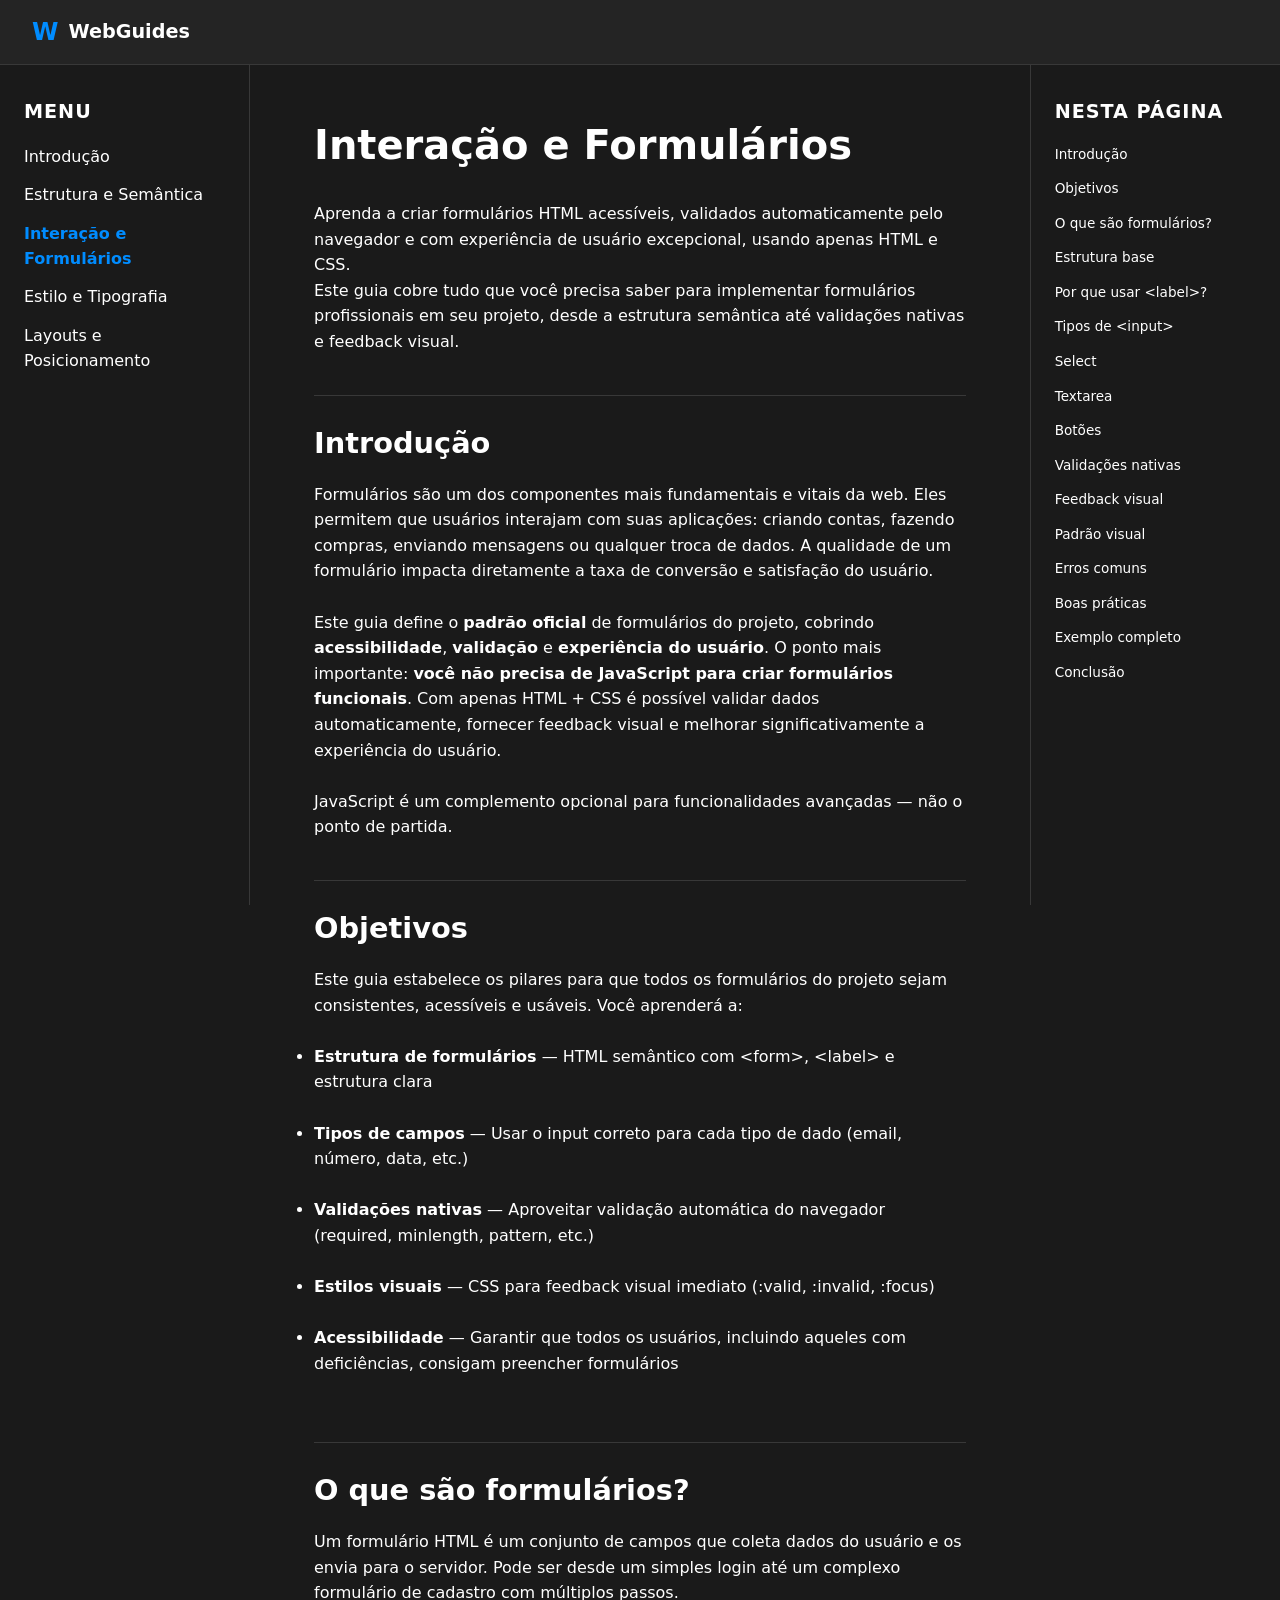
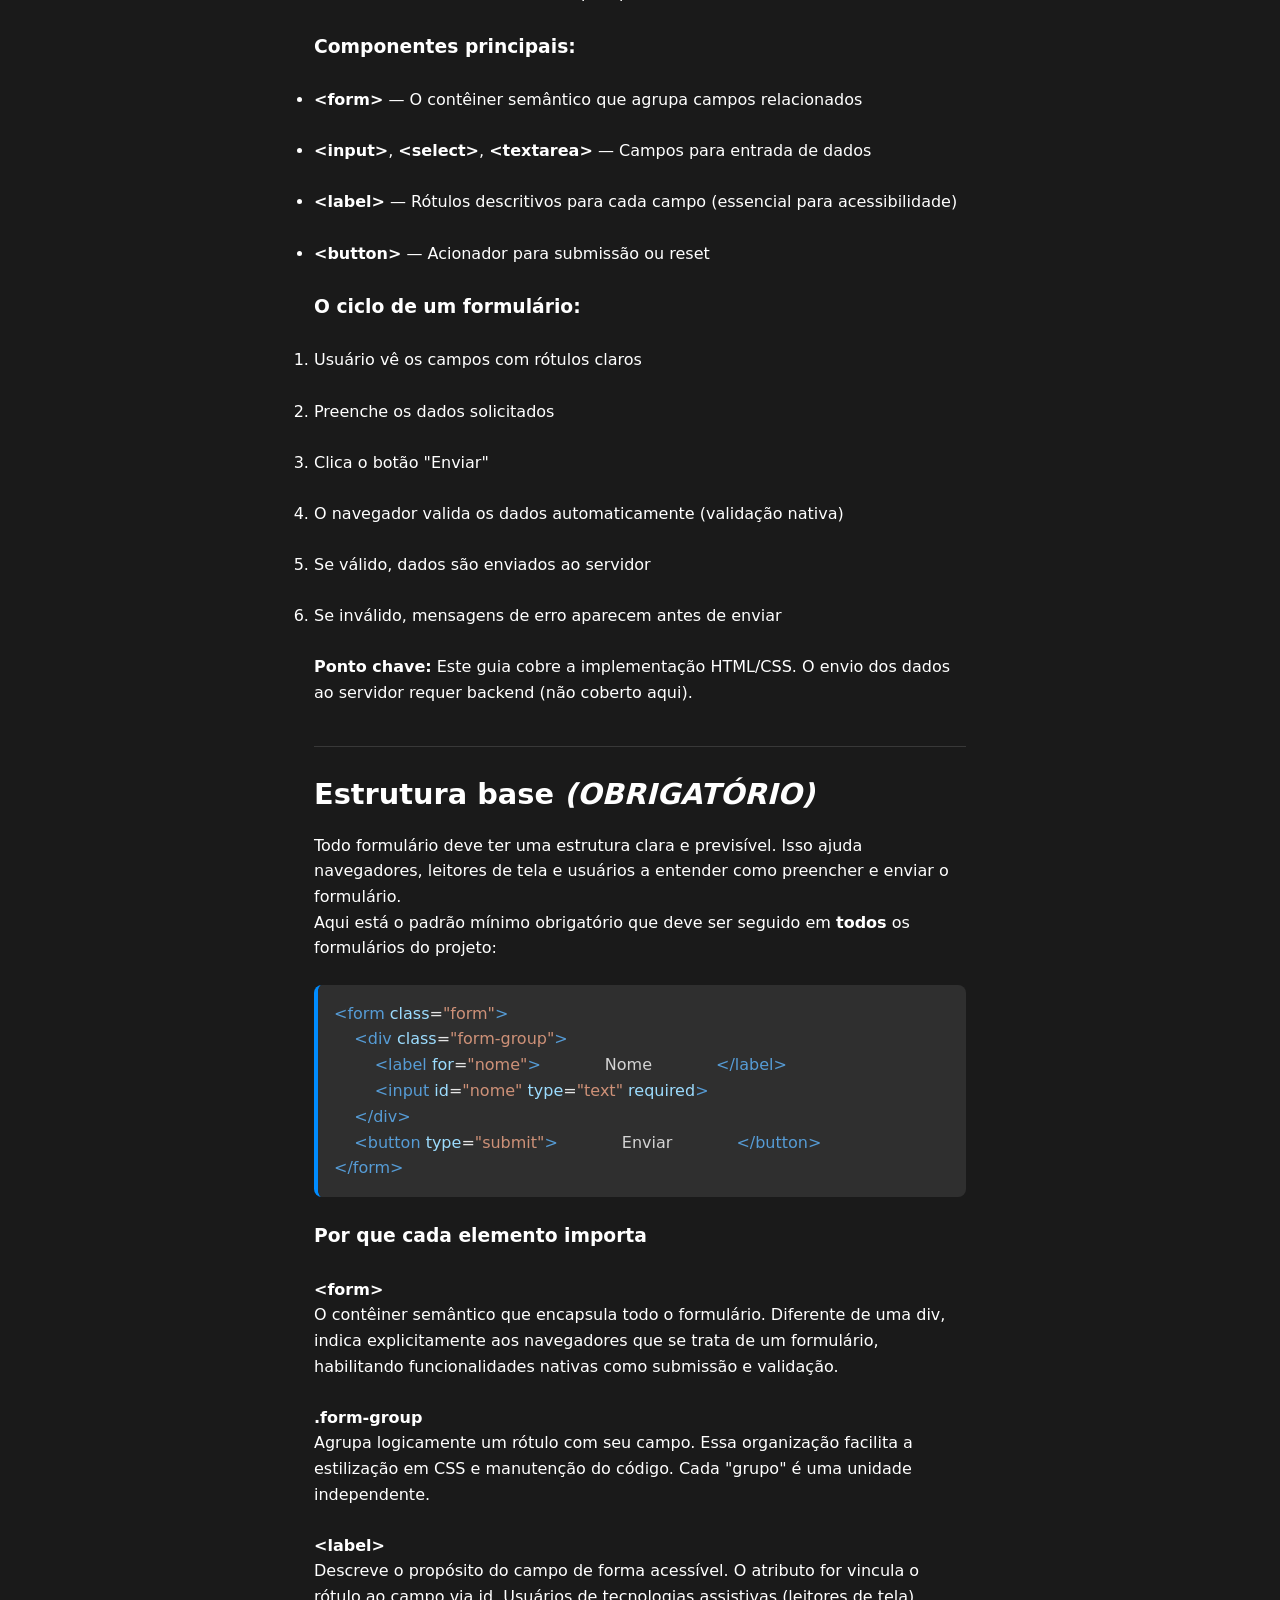
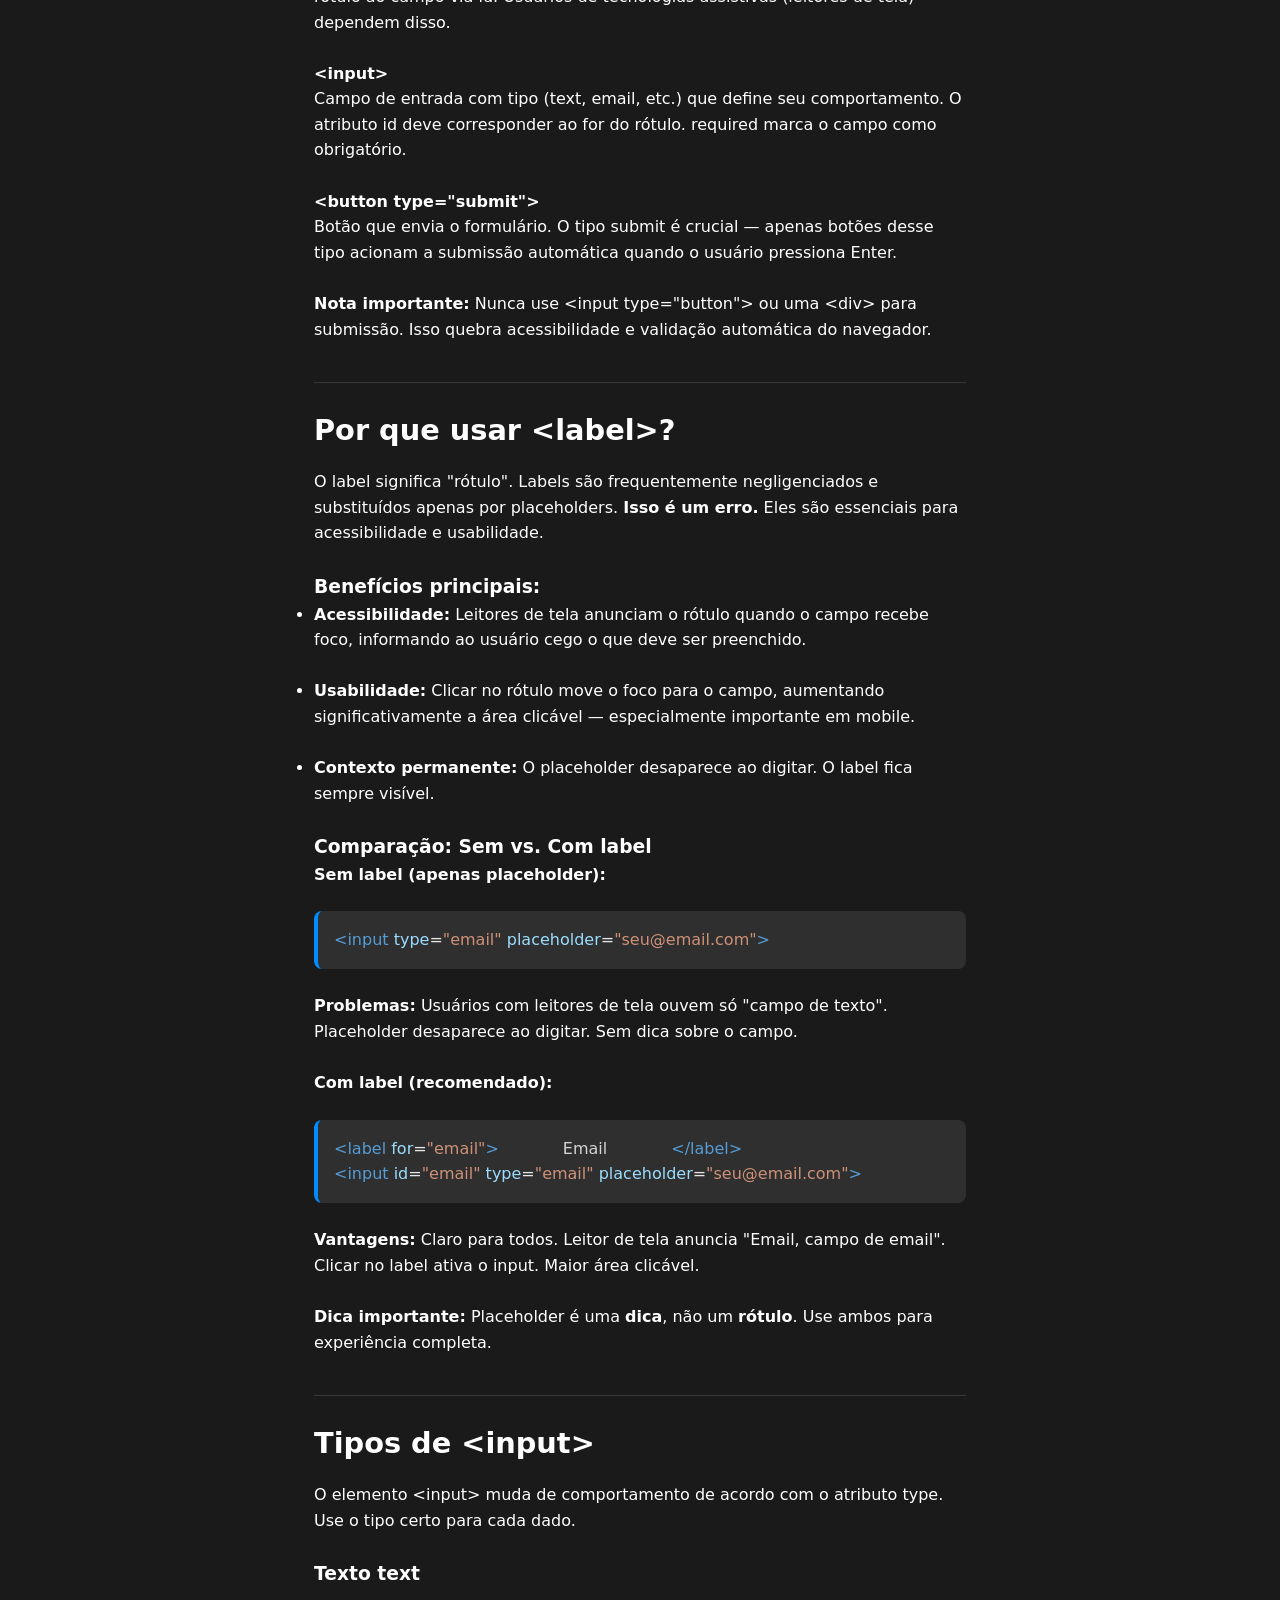
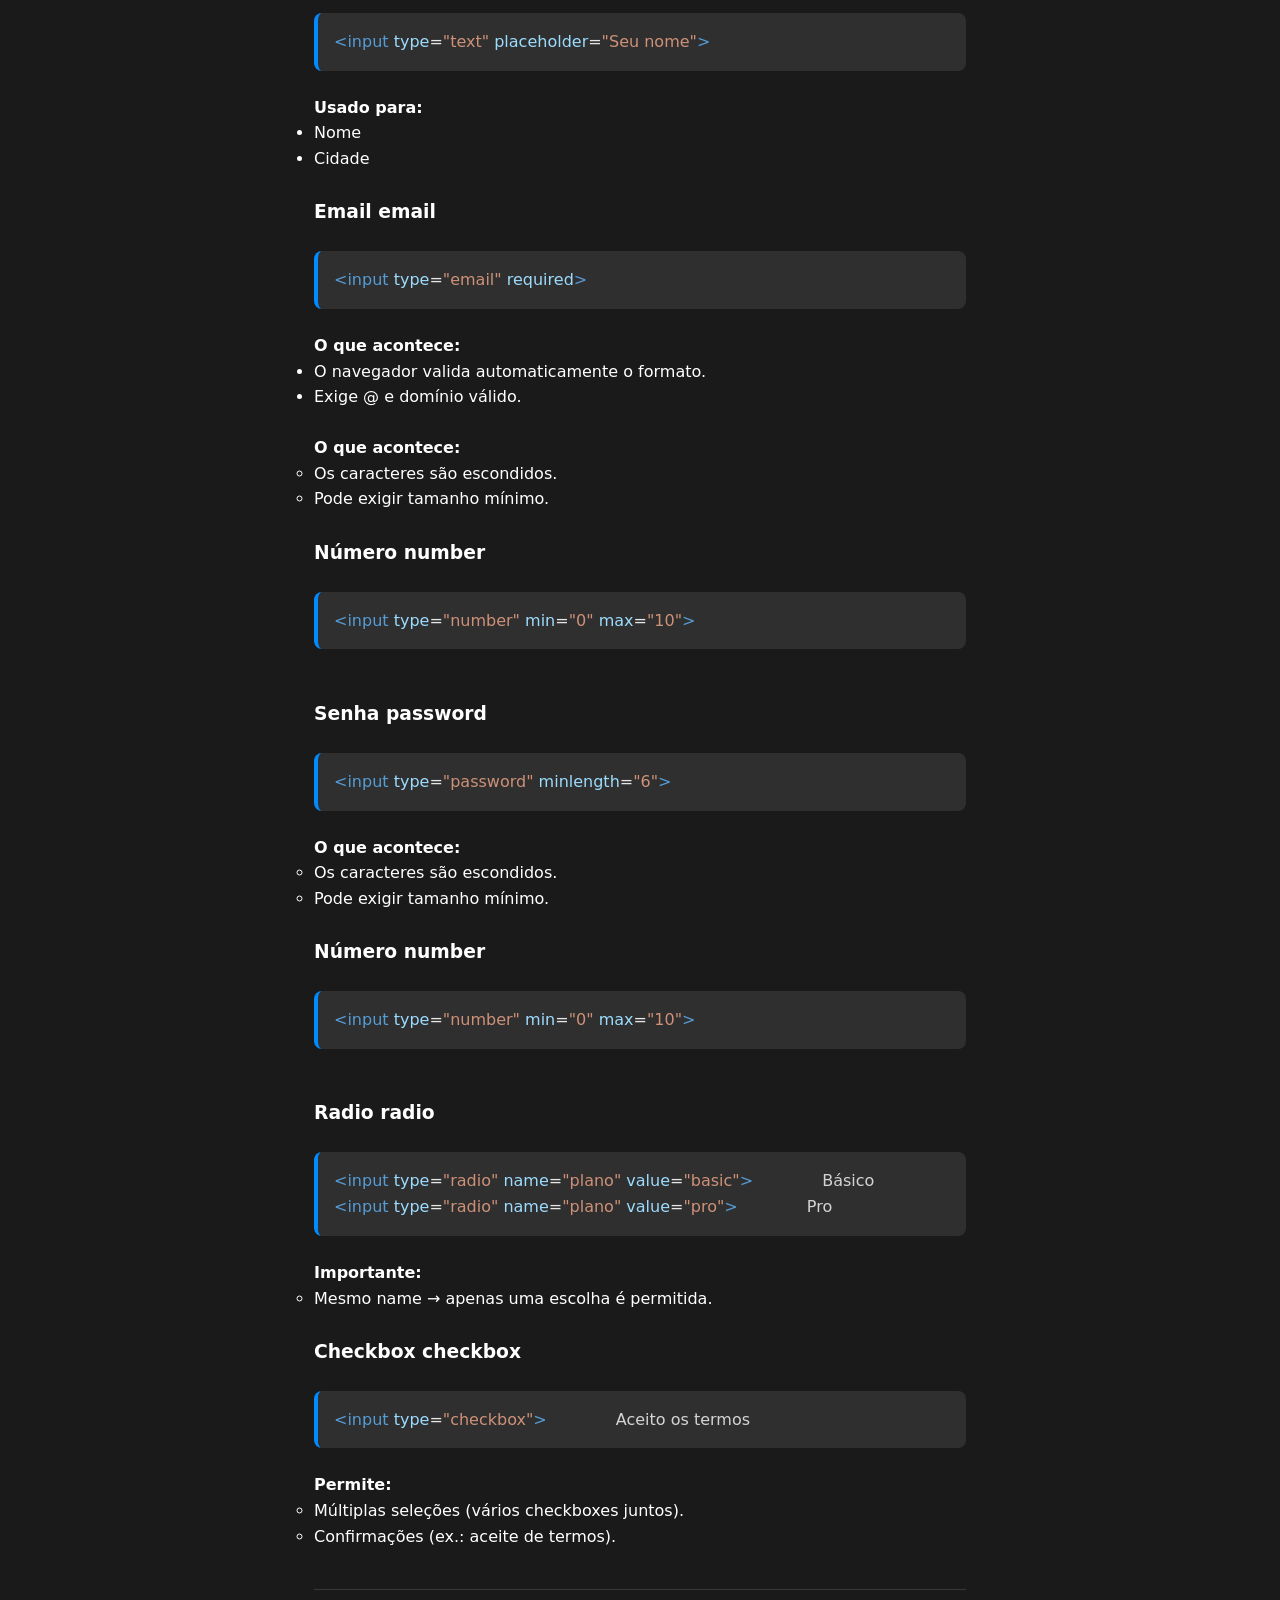
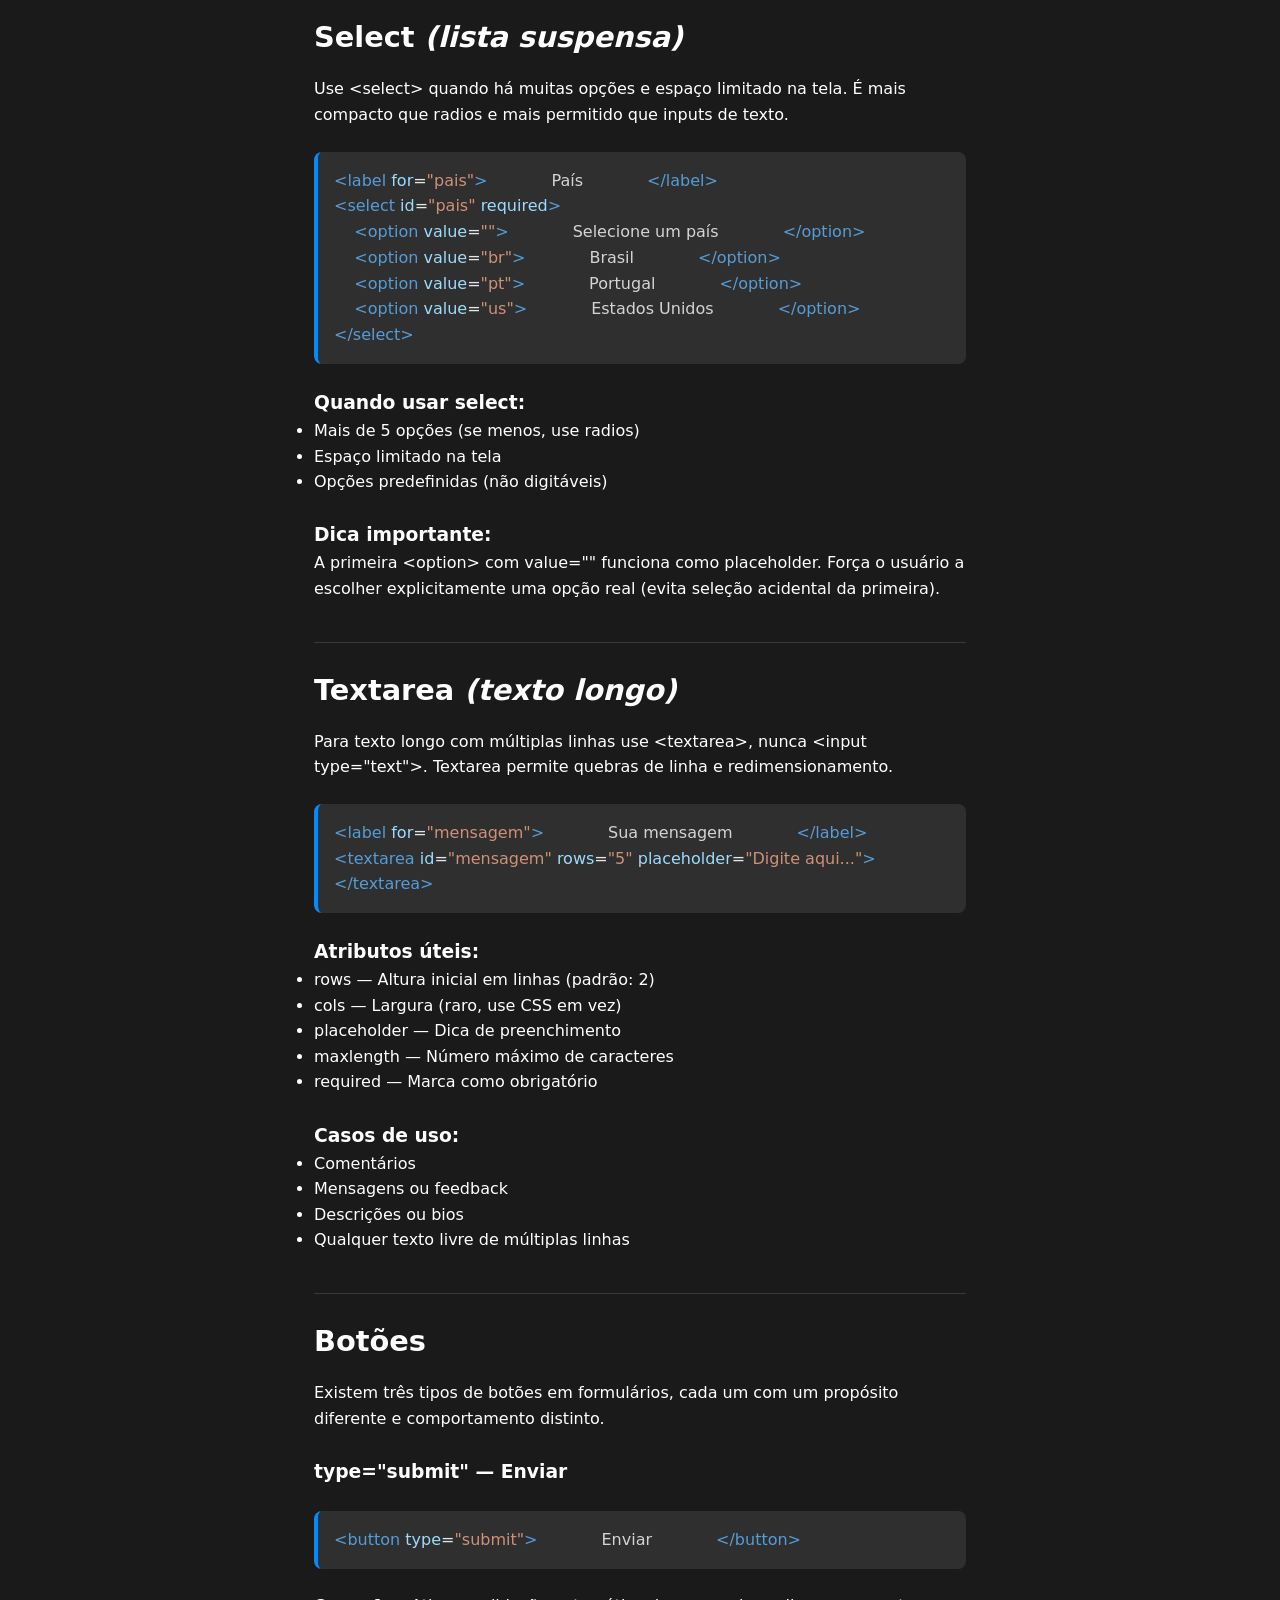
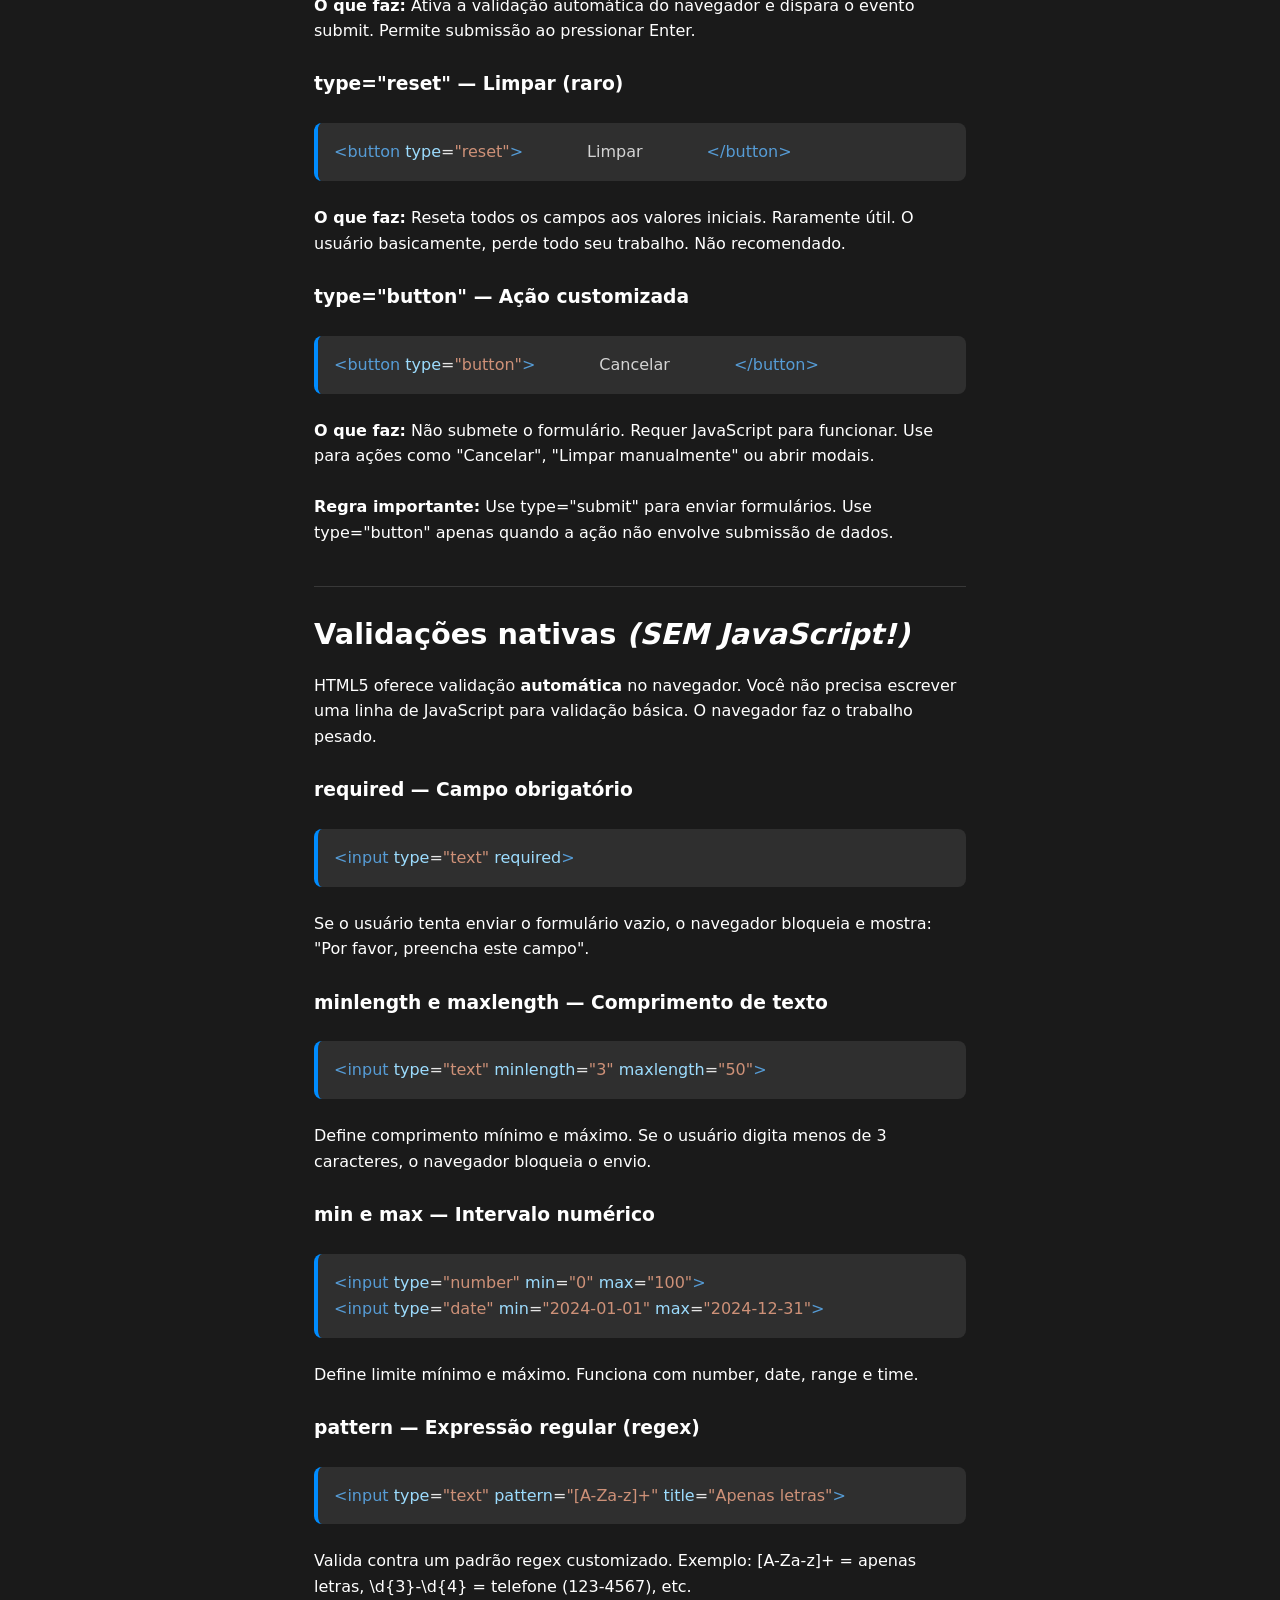
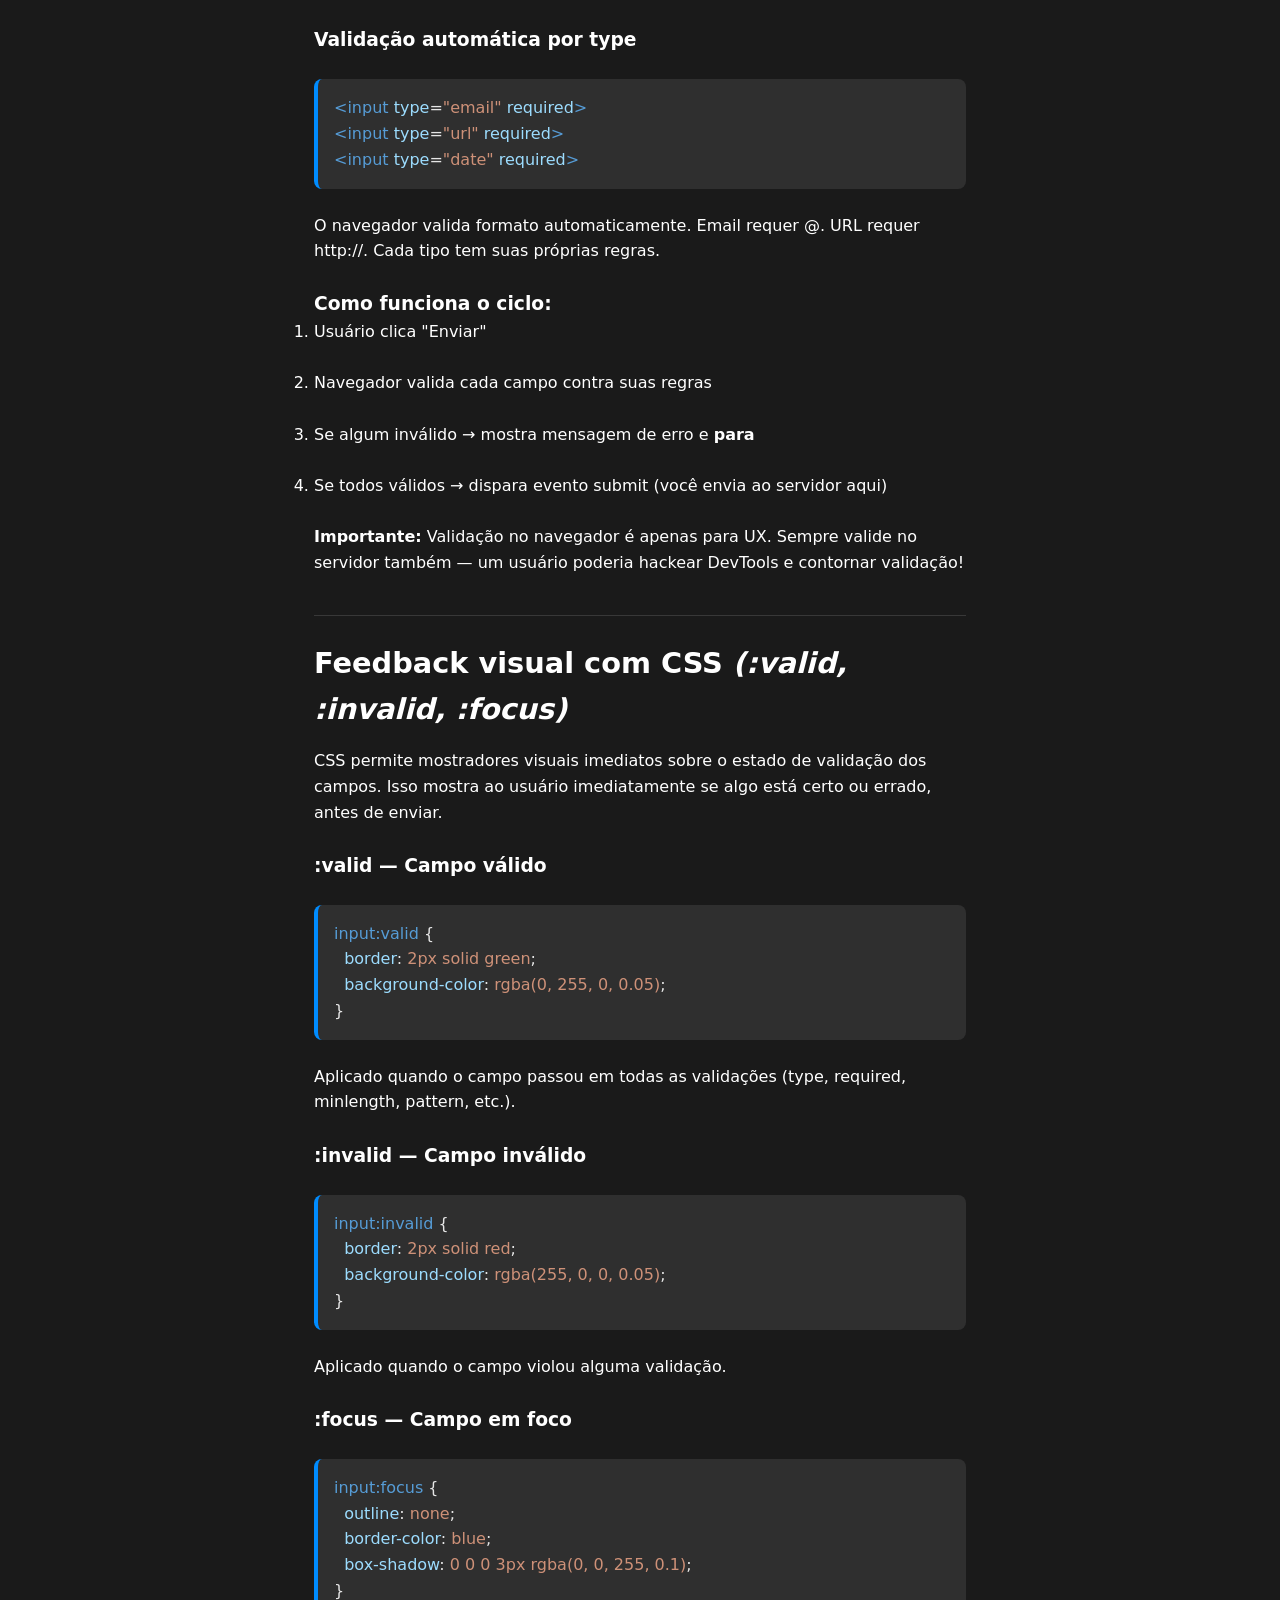
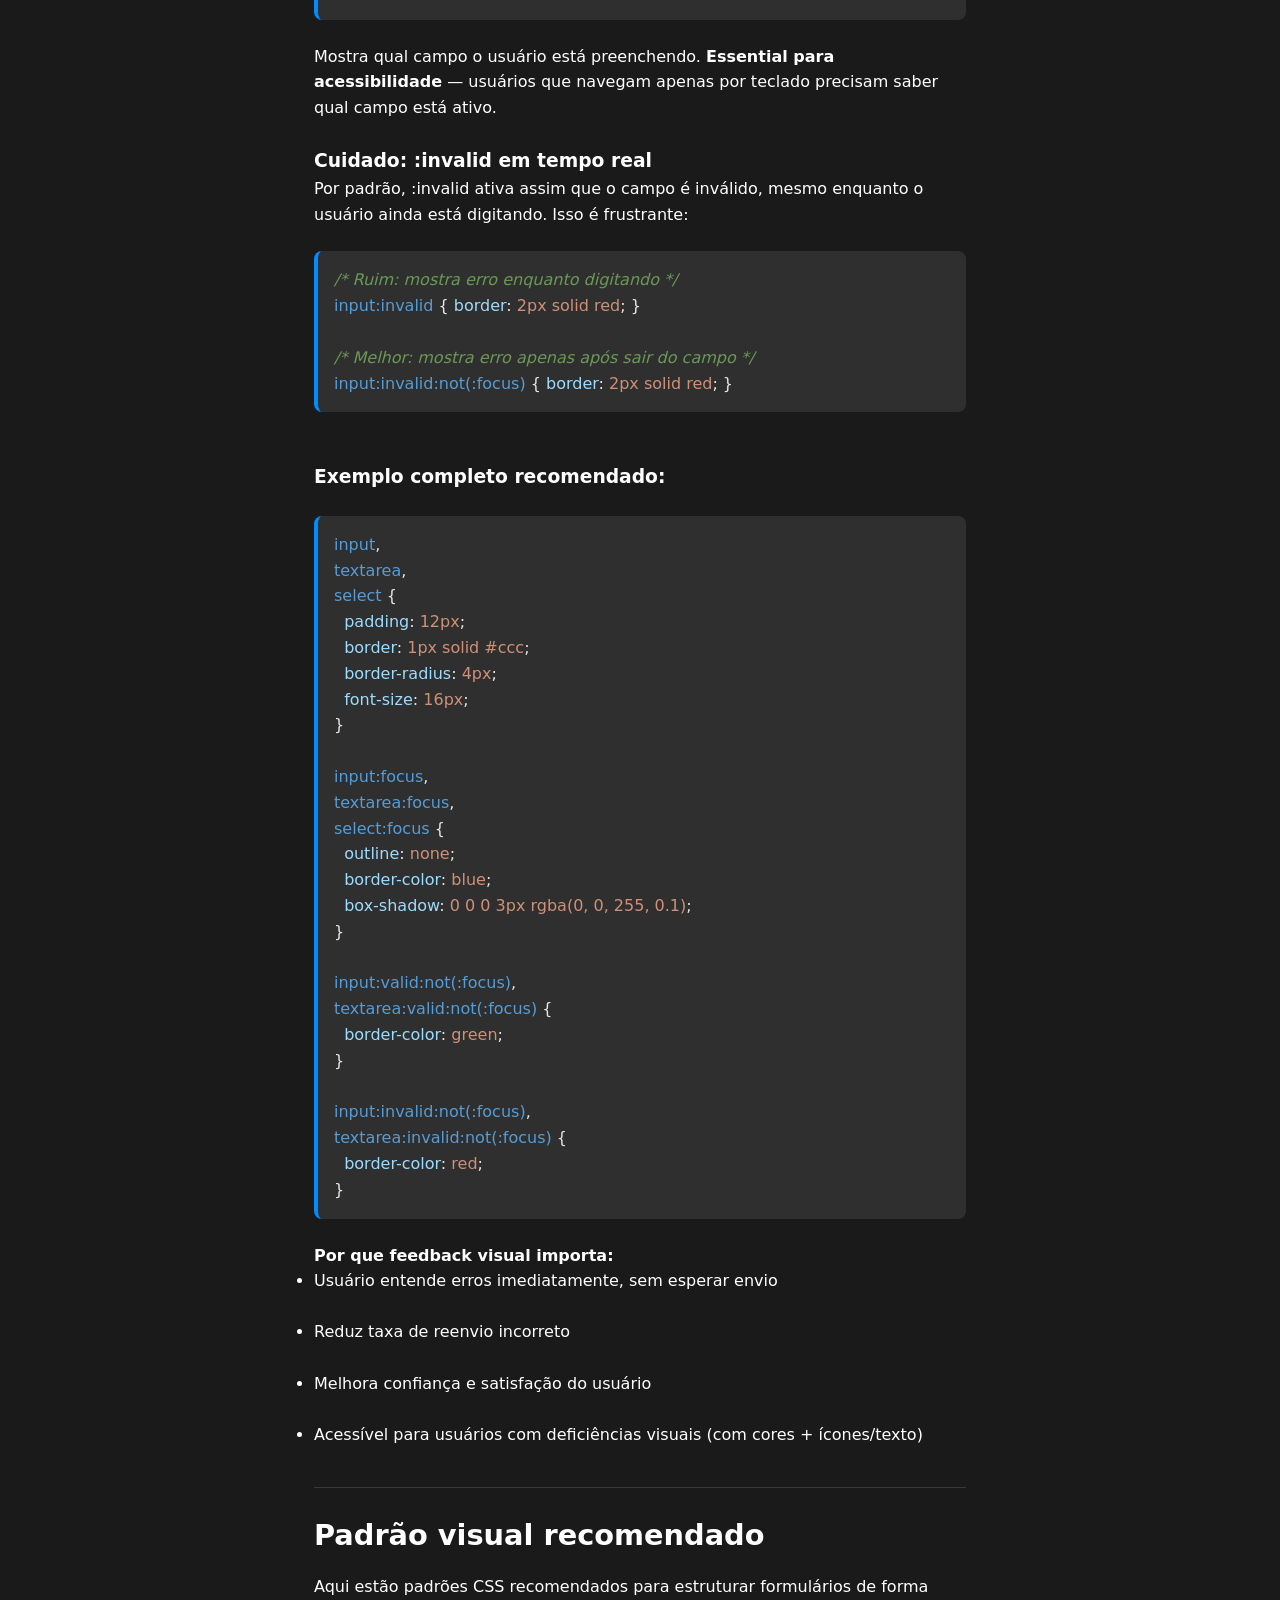
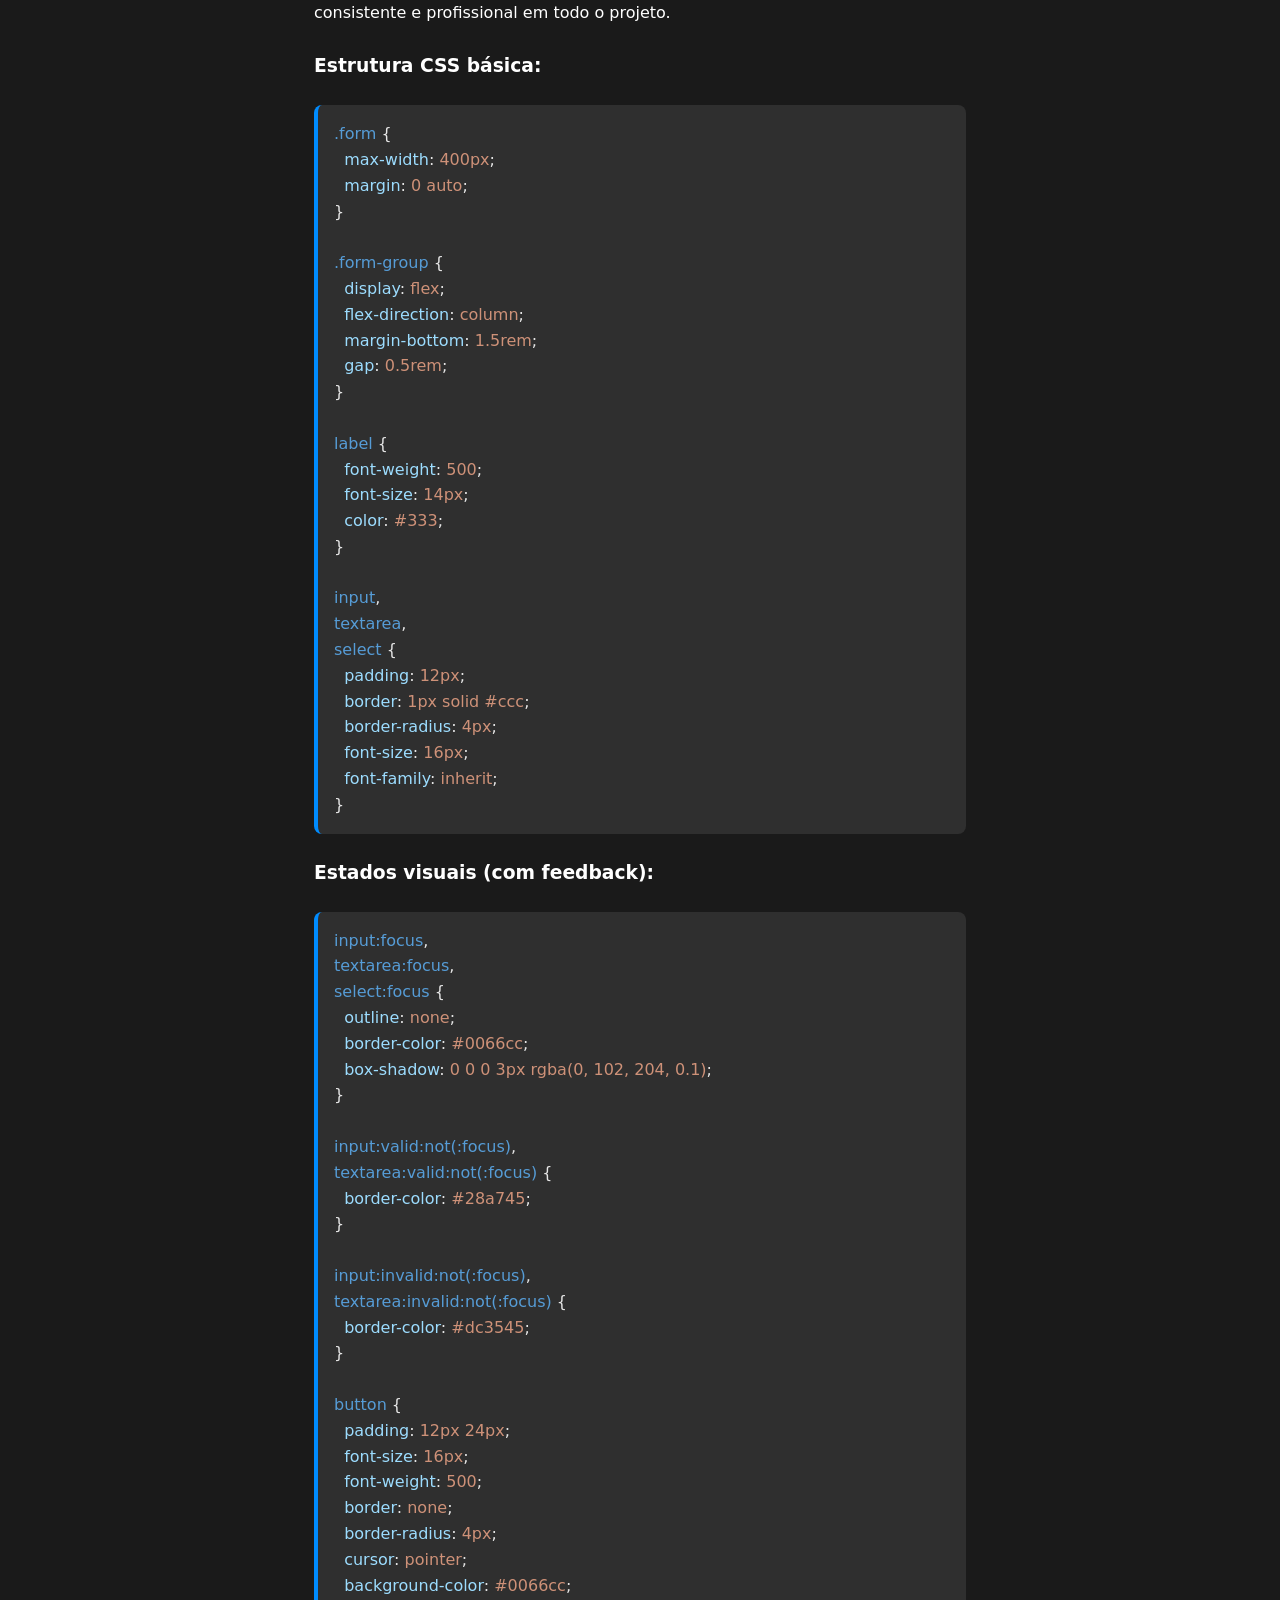
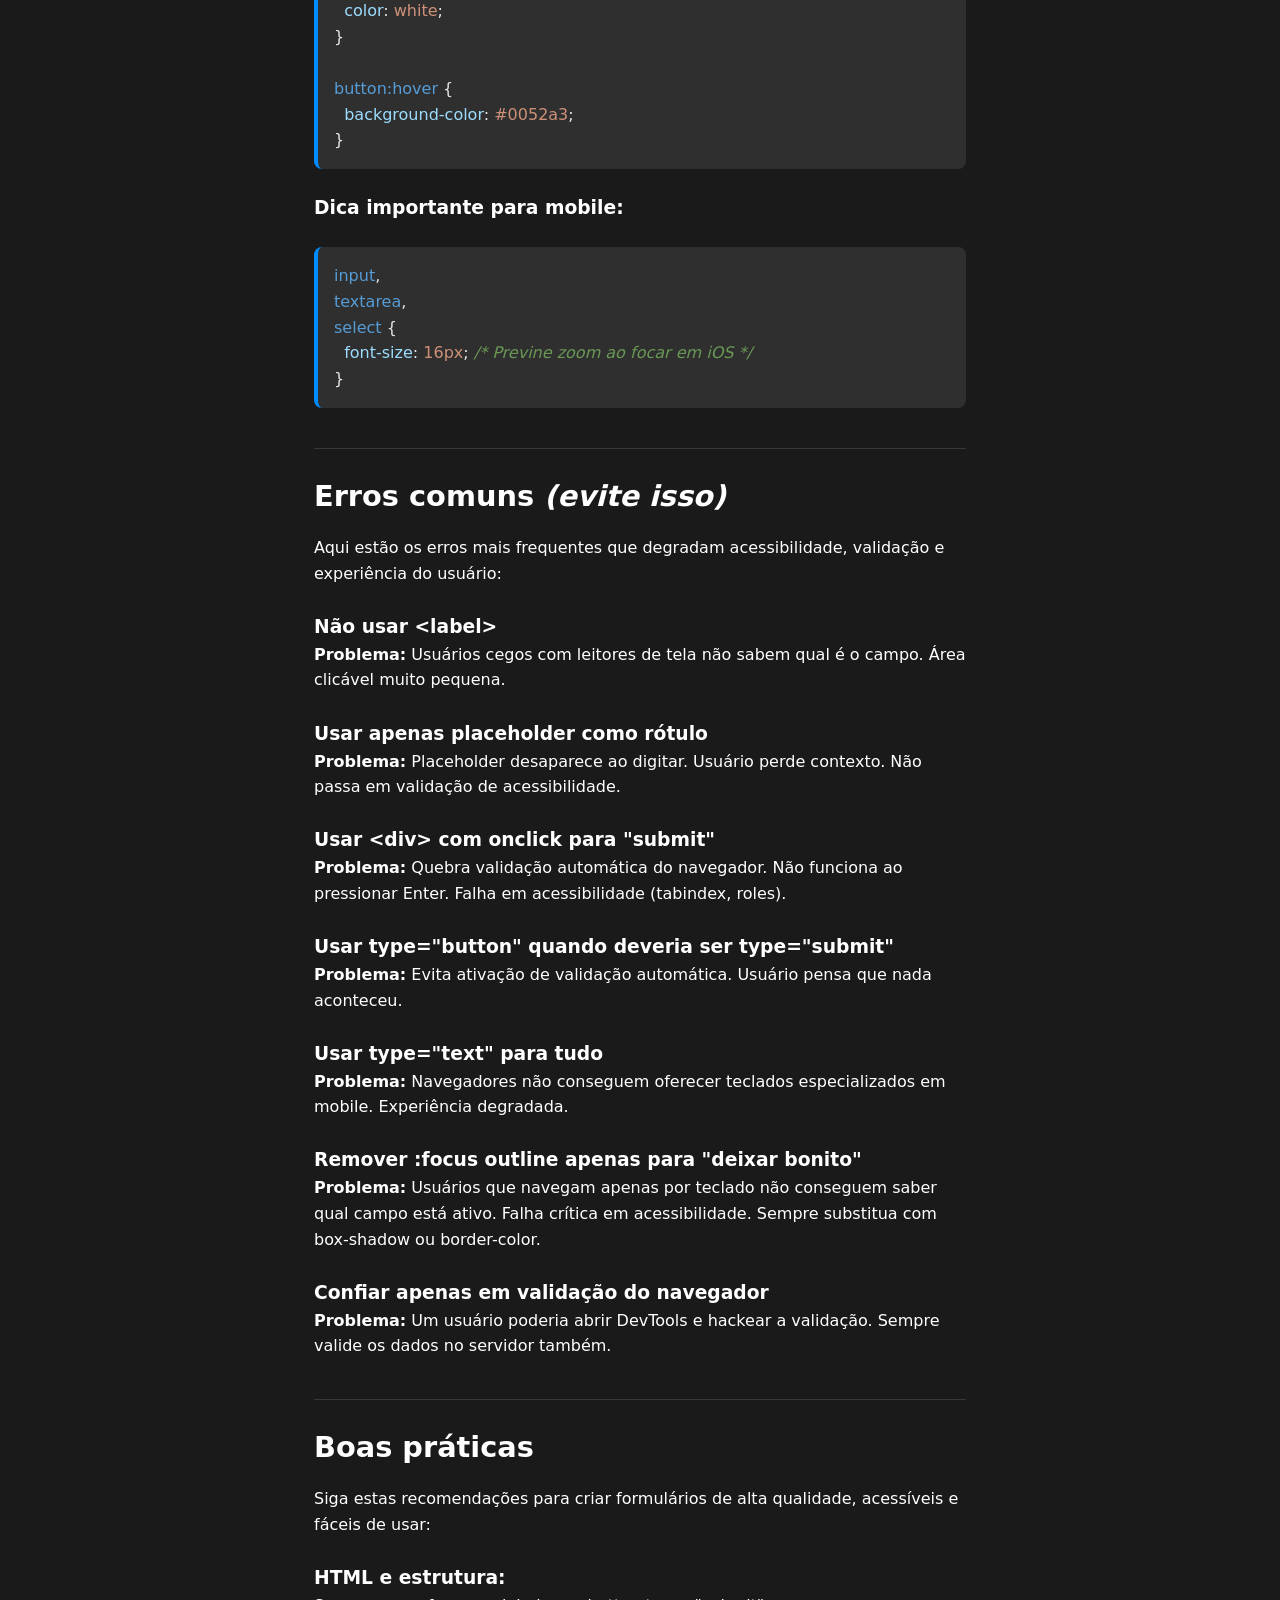
<file: pages/forms.html>
<!DOCTYPE html>
<html lang="pt-br">

<head>
    <meta charset="UTF-8">
    <meta name="viewport" content="width=device-width, initial-scale=1.0">
    <link rel="stylesheet" href="../global.css">
    <title>WebGuides</title>
</head>
<body>
    <header class="navbar">
        <div class="logo">
            <span class="logo-icon">W</span> WebGuides
        </div>
    </header>
    <div class="layout-container">
        <aside class="sidebar-left">
            <h3>Menu</h3>
            <ul>
                <li><a href="../index.html">Introdução</a></li>
                <li><a href="semantics.html">Estrutura e Semântica</a></li>
                <li><a href="forms.html" class="active">Interação e Formulários</a></li>
                <li><a href="styles.html">Estilo e Tipografia</a></li>
                <li><a href="layouts.html">Layouts e Posicionamento</a></li>
            </ul>
        </aside>
        <main class="content">
            <h1>Interação e Formulários</h1>
            <p>Aprenda a criar formulários HTML acessíveis, validados automaticamente pelo navegador e com experiência
                de usuário excepcional, usando apenas HTML e CSS.</p>
            <p>Este guia cobre tudo que você precisa saber para implementar formulários profissionais em seu
                projeto, desde a estrutura semântica até validações nativas e feedback visual.</p>
            <section id="introducao">
                <h2>Introdução</h2>
                <p>Formulários são um dos componentes mais fundamentais e vitais da web. Eles permitem que
                    usuários interajam com suas aplicações: criando contas, fazendo compras, enviando mensagens
                    ou qualquer troca de dados. A qualidade de um formulário impacta diretamente a taxa de
                    conversão e satisfação do usuário.</p>
                <br>
                <p>Este guia define o <strong>padrão oficial</strong> de formulários do projeto, cobrindo
                    <strong>acessibilidade</strong>, <strong>validação</strong> e <strong>experiência do
                        usuário</strong>. O ponto mais importante: <strong>você não precisa de JavaScript para
                        criar formulários funcionais</strong>. Com apenas HTML + CSS é possível validar dados
                    automaticamente, fornecer feedback visual e melhorar significativamente a experiência do
                    usuário.
                </p>
                <br>
                <p>JavaScript é um complemento opcional para funcionalidades avançadas — não o ponto de partida.</p>
            </section>
            <section id="objetivos">
                <h2>Objetivos</h2>
                <p>Este guia estabelece os pilares para que todos os formulários do projeto sejam consistentes,
                    acessíveis e usáveis. Você aprenderá a:</p><br>
                <ul>
                    <li><strong>Estrutura de formulários</strong> — HTML semântico com
                        <code>&lt;form&gt;</code>, <code>&lt;label&gt;</code> e estrutura clara
                    </li><br>
                    <li><strong>Tipos de campos</strong> — Usar o input correto para cada tipo de dado (email,
                        número, data, etc.)</li><br>
                    <li><strong>Validações nativas</strong> — Aproveitar validação automática do navegador
                        (required, minlength, pattern, etc.)</li><br>
                    <li><strong>Estilos visuais</strong> — CSS para feedback visual imediato (:valid, :invalid,
                        :focus)</li><br>
                    <li><strong>Acessibilidade</strong> — Garantir que todos os usuários, incluindo aqueles com
                        deficiências, consigam preencher formulários</li><br>
                </ul>
            </section>
            <section id="o-que-sao">
                <h2>O que são formulários?</h2>
                <p>Um formulário HTML é um conjunto de campos que coleta dados do usuário e os envia para o
                    servidor. Pode ser desde um simples login até um complexo formulário de cadastro com
                    múltiplos passos.</p><br>
                <h3>Componentes principais:</h3><br>
                <ul>
                    <li><strong>&lt;form&gt;</strong> — O contêiner semântico que agrupa campos relacionados
                    </li><br>
                    <li><strong>&lt;input&gt;</strong>, <strong>&lt;select&gt;</strong>,
                        <strong>&lt;textarea&gt;</strong> — Campos para entrada de dados
                    </li><br>
                    <li><strong>&lt;label&gt;</strong> — Rótulos descritivos para cada campo (essencial para
                        acessibilidade)</li><br>
                    <li><strong>&lt;button&gt;</strong> — Acionador para submissão ou reset</li><br>
                </ul>
                <h3>O ciclo de um formulário:</h3>
                <ol>
                    <br>
                    <li>Usuário vê os campos com rótulos claros</li>
                    <br>
                    <li>Preenche os dados solicitados</li>
                    <br>
                    <li>Clica o botão "Enviar"</li>
                    <br>
                    <li>O navegador valida os dados automaticamente (validação nativa)</li>
                    <br>
                    <li>Se válido, dados são enviados ao servidor</li>
                    <br>
                    <li>Se inválido, mensagens de erro aparecem antes de enviar</li>
                </ol>
                <br>
                <blockquote>
                    <p><strong>Ponto chave:</strong> Este guia cobre a implementação HTML/CSS. O envio dos dados
                        ao servidor requer backend (não coberto aqui).</p>
                </blockquote>
            </section>
            <section id="estrutura-base">
                <h2>Estrutura base <em>(OBRIGATÓRIO)</em></h2>
                <p>Todo formulário deve ter uma estrutura clara e previsível. Isso ajuda navegadores, leitores
                    de tela e usuários a entender como preencher e enviar o formulário.</p>
                <p>Aqui está o padrão mínimo obrigatório que deve ser seguido em <strong>todos</strong> os
                    formulários do projeto:</p>
                <div class="code-block">
                    <pre><code><span class="token tag">&lt;form</span> <span class="token attr">class</span>=<span class="token string">"form"</span><span class="token tag">&gt;</span>
    <span class="token tag">&lt;div</span> <span class="token attr">class</span>=<span class="token string">"form-group"</span><span class="token tag">&gt;</span>
        <span class="token tag">&lt;label</span> <span class="token attr">for</span>=<span class="token string">"nome"</span><span class="token tag">&gt;</span><span class="token content">Nome</span><span class="token tag">&lt;/label&gt;</span>
        <span class="token tag">&lt;input</span> <span class="token attr">id</span>=<span class="token string">"nome"</span> <span class="token attr">type</span>=<span class="token string">"text"</span> <span class="token attr">required</span><span class="token tag">&gt;</span>
    <span class="token tag">&lt;/div&gt;</span>
    <span class="token tag">&lt;button</span> <span class="token attr">type</span>=<span class="token string">"submit"</span><span class="token tag">&gt;</span><span class="token content">Enviar</span><span class="token tag">&lt;/button&gt;</span>
<span class="token tag">&lt;/form&gt;</span></code></pre>
                </div>
                <h3>Por que cada elemento importa</h3>
                <dl>
                    <br>
                    <dt><strong><code>&lt;form&gt;</code></strong></dt>
                    <dd>O contêiner semântico que encapsula todo o formulário. Diferente de uma
                        <code>div</code>, indica explicitamente aos navegadores que se trata de um formulário,
                        habilitando funcionalidades nativas como submissão e validação.
                    </dd>
                    <br>
                    <dt><strong><code>.form-group</code></strong></dt>
                    <dd>Agrupa logicamente um rótulo com seu campo. Essa organização facilita a estilização em
                        CSS e manutenção do código. Cada "grupo" é uma unidade independente.</dd>
                    <br>
                    <dt><strong><code>&lt;label&gt;</code></strong></dt>
                    <dd>Descreve o propósito do campo de forma acessível. O atributo <code>for</code> vincula o
                        rótulo ao campo via <code>id</code>. Usuários de tecnologias assistivas (leitores de
                        tela) dependem disso.</dd>
                    <br>
                    <dt><strong><code>&lt;input&gt;</code></strong></dt>
                    <dd>Campo de entrada com tipo (<code>text</code>, <code>email</code>, etc.) que define seu
                        comportamento. O atributo <code>id</code> deve corresponder ao <code>for</code> do
                        rótulo. <code>required</code> marca o campo como obrigatório.</dd>
                    <br>
                    <dt>
                        <strong><code>&lt;button type="submit"&gt;</code></strong>
                    </dt>
                    <dd>Botão que envia o formulário. O tipo <code>submit</code> é crucial — apenas botões desse
                        tipo acionam a submissão automática quando o usuário pressiona Enter.</dd>
                </dl>
                <br>
                <blockquote>
                    <p><strong>Nota importante:</strong> Nunca use <code>&lt;input type="button"&gt;</code> ou
                        uma <code>&lt;div&gt;</code> para submissão. Isso quebra acessibilidade e validação
                        automática do navegador.</p>
                </blockquote>
            </section>
            <section id="por-que-label">
                <h2>Por que usar <code>&lt;label&gt;</code>?</h2>
                <p>O label significa "rótulo". Labels são frequentemente negligenciados e substituídos apenas
                    por placeholders. <strong>Isso é um erro.</strong> Eles são essenciais para acessibilidade e
                    usabilidade.</p>
                <br>
                <h3>Benefícios principais:</h3>
                <ul>
                    <li><strong>Acessibilidade:</strong> Leitores de tela anunciam o rótulo quando o campo
                        recebe foco, informando ao usuário cego o que deve ser preenchido.</li>
                    <br>
                    <li><strong>Usabilidade:</strong> Clicar no rótulo move o foco para o campo, aumentando
                        significativamente a área clicável — especialmente importante em mobile.</li>
                    <br>
                    <li><strong>Contexto permanente:</strong> O placeholder desaparece ao digitar. O label fica
                        sempre visível.</li>
                    <br>
                </ul>
                <h3>Comparação: Sem vs. Com label</h3>
                <p><strong> Sem label (apenas placeholder):</strong></p>
                <div class="code-block">
                    <pre><code><span class="token tag">&lt;input</span> <span class="token attr">type</span>=<span class="token string">"email"</span> <span class="token attr">placeholder</span>=<span class="token string">"seu@email.com"</span><span class="token tag">&gt;</span></code></pre>
                </div>
                <p><strong>Problemas:</strong> Usuários com leitores de tela ouvem só "campo de texto".
                    Placeholder desaparece ao digitar. Sem dica sobre o campo.</p>
                <br>
                <p><strong> Com label (recomendado):</strong></p>
                <div class="code-block">
                    <pre><code><span class="token tag">&lt;label</span> <span class="token attr">for</span>=<span class="token string">"email"</span><span class="token tag">&gt;</span><span class="token content">Email</span><span class="token tag">&lt;/label&gt;</span>
<span class="token tag">&lt;input</span> <span class="token attr">id</span>=<span class="token string">"email"</span> <span class="token attr">type</span>=<span class="token string">"email"</span> <span class="token attr">placeholder</span>=<span class="token string">"seu@email.com"</span><span class="token tag">&gt;</span></code></pre>
                </div>
                <p><strong>Vantagens:</strong> Claro para todos. Leitor de tela anuncia "Email, campo de
                    email". Clicar no label ativa o input. Maior área clicável.</p>
                <br>
                <blockquote>
                    <p><strong>Dica importante:</strong> Placeholder é uma <strong>dica</strong>, não um
                        <strong>rótulo</strong>. Use ambos para experiência completa.
                    </p>
                </blockquote>
            </section>
            <section id="tipos-input">
                <h2>Tipos de <code>&lt;input&gt;</code></h2>
                <p>O elemento <code>&lt;input&gt;</code> muda de comportamento de acordo com o atributo
                    <code>type</code>. Use o tipo certo para cada dado.
                </p>

                <br>
                <h3>Texto <code>text</code></h3>
                <div class="code-block">
                    <pre><code><span class="token tag">&lt;input</span> <span class="token attr">type</span>=<span class="token string">"text"</span> <span class="token attr">placeholder</span>=<span class="token string">"Seu nome"</span><span class="token tag">&gt;</span></code></pre>
                </div>
                <p><strong>Usado para:</strong></p>
                <ul>
                    <li>Nome</li>
                    <li>Cidade</li>
                </ul>
                <br>
                <h3>Email <code>email</code></h3>
                <div class="code-block">
                    <pre><code><span class="token tag">&lt;input</span> <span class="token attr">type</span>=<span class="token string">"email"</span> <span class="token attr">required</span><span class="token tag">&gt;</span></code></pre>
                </div>
                <p><strong>O que acontece:</strong></p>
                <ul>
                    <li>O navegador valida automaticamente o formato.</li>
                    <li>Exige <code>@</code> e domínio válido.</li>
                    <br>
                    <p><strong>O que acontece:</strong></p>
                    <ul>
                        <li>Os caracteres são escondidos.</li>
                        <li>Pode exigir tamanho mínimo.</li>
                    </ul>
                    <br>
                    <h3>Número <code>number</code></h3>
                    <div class="code-block">
                        <pre><code><span class="token tag">&lt;input</span> <span class="token attr">type</span>=<span class="token string">"number"</span> <span class="token attr">min</span>=<span class="token string">"0"</span> <span class="token attr">max</span>=<span class="token string">"10"</span><span class="token tag">&gt;</span></code></pre>
                    </div>
                    <br>
                    <h3>Senha <code>password</code></h3>
                    <div class="code-block">
                        <pre><code><span class="token tag">&lt;input</span> <span class="token attr">type</span>=<span class="token string">"password"</span> <span class="token attr">minlength</span>=<span class="token string">"6"</span><span class="token tag">&gt;</span></code></pre>
                    </div>
                    <p><strong>O que acontece:</strong></p>
                    <ul>
                        <li>Os caracteres são escondidos.</li>
                        <li>Pode exigir tamanho mínimo.</li>
                    </ul>
                    <br>
                    <h3>Número <code>number</code></h3>
                    <div class="code-block">
                        <pre><code><span class="token tag">&lt;input</span> <span class="token attr">type</span>=<span class="token string">"number"</span> <span class="token attr">min</span>=<span class="token string">"0"</span> <span class="token attr">max</span>=<span class="token string">"10"</span><span class="token tag">&gt;</span></code></pre>
                    </div>
                    <br>
                    <h3>Radio <code>radio</code></h3>
                    <div class="code-block">
                        <pre><code><span class="token tag">&lt;input</span> <span class="token attr">type</span>=<span class="token string">"radio"</span> <span class="token attr">name</span>=<span class="token string">"plano"</span> <span class="token attr">value</span>=<span class="token string">"basic"</span><span class="token tag">&gt;</span><span class="token content"> Básico</span>
<span class="token tag">&lt;input</span> <span class="token attr">type</span>=<span class="token string">"radio"</span> <span class="token attr">name</span>=<span class="token string">"plano"</span> <span class="token attr">value</span>=<span class="token string">"pro"</span><span class="token tag">&gt;</span><span class="token content"> Pro</span></code></pre>
                    </div>
                    <p><strong>Importante:</strong></p>
                    <ul>
                        <li>Mesmo <code>name</code> → apenas uma escolha é permitida.</li>
                    </ul>
                    <br>
                    <h3>Checkbox <code>checkbox</code></h3>
                    <div class="code-block">
                        <pre><code><span class="token tag">&lt;input</span> <span class="token attr">type</span>=<span class="token string">"checkbox"</span><span class="token tag">&gt;</span><span class="token content"> Aceito os termos</span></code></pre>
                    </div>
                    <p><strong>Permite:</strong></p>
                    <ul>
                        <li>Múltiplas seleções (vários checkboxes juntos).</li>
                        <li>Confirmações (ex.: aceite de termos).</li>
                    </ul>
            </section>
            <section id="select">
                <h2>Select <em>(lista suspensa)</em></h2>
                <p>Use <code>&lt;select&gt;</code> quando há muitas opções e espaço limitado na tela. É mais
                    compacto que radios e mais permitido que inputs de texto.</p>

                <div class="code-block">
                    <pre><code><span class="token tag">&lt;label</span> <span class="token attr">for</span>=<span class="token string">"pais"</span><span class="token tag">&gt;</span><span class="token content">País</span><span class="token tag">&lt;/label&gt;</span>
<span class="token tag">&lt;select</span> <span class="token attr">id</span>=<span class="token string">"pais"</span> <span class="token attr">required</span><span class="token tag">&gt;</span>
    <span class="token tag">&lt;option</span> <span class="token attr">value</span>=<span class="token string">""</span><span class="token tag">&gt;</span><span class="token content">Selecione um país</span><span class="token tag">&lt;/option&gt;</span>
    <span class="token tag">&lt;option</span> <span class="token attr">value</span>=<span class="token string">"br"</span><span class="token tag">&gt;</span><span class="token content">Brasil</span><span class="token tag">&lt;/option&gt;</span>
    <span class="token tag">&lt;option</span> <span class="token attr">value</span>=<span class="token string">"pt"</span><span class="token tag">&gt;</span><span class="token content">Portugal</span><span class="token tag">&lt;/option&gt;</span>
    <span class="token tag">&lt;option</span> <span class="token attr">value</span>=<span class="token string">"us"</span><span class="token tag">&gt;</span><span class="token content">Estados Unidos</span><span class="token tag">&lt;/option&gt;</span>
<span class="token tag">&lt;/select&gt;</span></code></pre>
                </div>
                <h3>Quando usar select:</h3>
                <ul>
                    <li>Mais de 5 opções (se menos, use radios)</li>
                    <li>Espaço limitado na tela</li>
                    <li>Opções predefinidas (não digitáveis)</li>
                </ul>
                <br>
                <h3>Dica importante:</h3>
                <p>A primeira <code>&lt;option&gt;</code> com <code>value=""</code> funciona como placeholder.
                    Força o usuário a escolher explicitamente uma opção real (evita seleção acidental da
                    primeira).</p>
            </section>
            <section id="textarea">
                <h2>Textarea <em>(texto longo)</em></h2>
                <p>Para texto longo com múltiplas linhas use <code>&lt;textarea&gt;</code>, nunca
                    <code>&lt;input type="text"&gt;</code>. Textarea permite quebras de linha e
                    redimensionamento.
                </p>
                <div class="code-block">
                    <pre><code><span class="token tag">&lt;label</span> <span class="token attr">for</span>=<span class="token string">"mensagem"</span><span class="token tag">&gt;</span><span class="token content">Sua mensagem</span><span class="token tag">&lt;/label&gt;</span>
<span class="token tag">&lt;textarea</span> <span class="token attr">id</span>=<span class="token string">"mensagem"</span> <span class="token attr">rows</span>=<span class="token string">"5"</span> <span class="token attr">placeholder</span>=<span class="token string">"Digite aqui..."</span><span class="token tag">&gt;&lt;/textarea&gt;</span></code></pre>
                </div>
                <h3>Atributos úteis:</h3>
                <ul>
                    <li><code>rows</code> — Altura inicial em linhas (padrão: 2)</li>
                    <li><code>cols</code> — Largura (raro, use CSS em vez)</li>
                    <li><code>placeholder</code> — Dica de preenchimento</li>
                    <li><code>maxlength</code> — Número máximo de caracteres</li>
                    <li><code>required</code> — Marca como obrigatório</li>
                </ul>
                <br>
                <h3>Casos de uso:</h3>
                <ul>
                    <li>Comentários</li>
                    <li>Mensagens ou feedback</li>
                    <li>Descrições ou bios</li>
                    <li>Qualquer texto livre de múltiplas linhas</li>
                </ul>
            </section>
            <section id="botoes">
                <h2>Botões</h2>
                <p>Existem três tipos de botões em formulários, cada um com um propósito diferente e
                    comportamento distinto.</p>
                <br>
                <h3>type="submit" — Enviar</h3>
                <div class="code-block">
                    <pre><code><span class="token tag">&lt;button</span> <span class="token attr">type</span>=<span class="token string">"submit"</span><span class="token tag">&gt;</span><span class="token content">Enviar</span><span class="token tag">&lt;/button&gt;</span></code></pre>
                </div>
                <p><strong>O que faz:</strong> Ativa a validação automática do navegador e dispara o evento
                    <code>submit</code>. Permite submissão ao pressionar Enter.
                    <br>
                    <br>
                <h3>type="reset" — Limpar (raro)</h3>
                <div class="code-block">
                    <pre><code><span class="token tag">&lt;button</span> <span class="token attr">type</span>=<span class="token string">"reset"</span><span class="token tag">&gt;</span><span class="token content">Limpar</span><span class="token tag">&lt;/button&gt;</span></code></pre>
                </div>
                <p><strong>O que faz:</strong> Reseta todos os campos aos valores iniciais. Raramente útil. O usuário
                    basicamente, perde todo seu trabalho. Não recomendado.</p>
                <br>
                <h3>type="button" — Ação customizada</h3>
                <div class="code-block">
                    <pre><code><span class="token tag">&lt;button</span> <span class="token attr">type</span>=<span class="token string">"button"</span><span class="token tag">&gt;</span><span class="token content">Cancelar</span><span class="token tag">&lt;/button&gt;</span></code></pre>
                </div>
                <p><strong>O que faz:</strong> Não submete o formulário. Requer JavaScript para funcionar. Use
                    para ações como "Cancelar", "Limpar manualmente" ou abrir modais.</p>
                <br>
                <blockquote>
                    <p><strong>Regra importante:</strong> Use <code>type="submit"</code> para enviar
                        formulários. Use <code>type="button"</code> apenas quando a ação não envolve submissão
                        de dados.</p>
                </blockquote>
            </section>
            <section id="validacoes">
                <h2>Validações nativas <em>(SEM JavaScript!)</em></h2>
                <p>HTML5 oferece validação <strong>automática</strong> no navegador. Você não precisa escrever
                    uma linha de JavaScript para validação básica. O navegador faz o trabalho pesado.</p>
                <br>
                <h3>required — Campo obrigatório</h3>
                <div class="code-block">
                    <pre><code><span class="token tag">&lt;input</span> <span class="token attr">type</span>=<span class="token string">"text"</span> <span class="token attr">required</span><span class="token tag">&gt;</span></code></pre>
                </div>
                <p>Se o usuário tenta enviar o formulário vazio, o navegador bloqueia e mostra: "Por favor,
                    preencha este campo".</p>
                <br>
                <h3>minlength e maxlength — Comprimento de texto</h3>
                <div class="code-block">
                    <pre><code><span class="token tag">&lt;input</span> <span class="token attr">type</span>=<span class="token string">"text"</span> <span class="token attr">minlength</span>=<span class="token string">"3"</span> <span class="token attr">maxlength</span>=<span class="token string">"50"</span><span class="token tag">&gt;</span></code></pre>
                </div>
                <p>Define comprimento mínimo e máximo. Se o usuário digita menos de 3 caracteres, o navegador
                    bloqueia o envio.</p>

                <br>
                <h3>min e max — Intervalo numérico</h3>
                <div class="code-block">
                    <pre><code><span class="token tag">&lt;input</span> <span class="token attr">type</span>=<span class="token string">"number"</span> <span class="token attr">min</span>=<span class="token string">"0"</span> <span class="token attr">max</span>=<span class="token string">"100"</span><span class="token tag">&gt;</span>
<span class="token tag">&lt;input</span> <span class="token attr">type</span>=<span class="token string">"date"</span> <span class="token attr">min</span>=<span class="token string">"2024-01-01"</span> <span class="token attr">max</span>=<span class="token string">"2024-12-31"</span><span class="token tag">&gt;</span></code></pre>
                </div>
                <p>Define limite mínimo e máximo. Funciona com <code>number</code>, <code>date</code>,
                    <code>range</code> e <code>time</code>.
                </p>
                <br>
                <h3>pattern — Expressão regular (regex)</h3>
                <div class="code-block">
                    <pre><code><span class="token tag">&lt;input</span> <span class="token attr">type</span>=<span class="token string">"text"</span> <span class="token attr">pattern</span>=<span class="token string">"[A-Za-z]+"</span> <span class="token attr">title</span>=<span class="token string">"Apenas letras"</span><span class="token tag">&gt;</span></code></pre>
                </div>
                <p>Valida contra um padrão regex customizado. Exemplo: <code>[A-Za-z]+</code> = apenas letras,
                    <code>\d{3}-\d{4}</code> = telefone (123-4567), etc.
                </p>

                <br>
                <h3>Validação automática por type</h3>
                <div class="code-block">
                    <pre><code><span class="token tag">&lt;input</span> <span class="token attr">type</span>=<span class="token string">"email"</span> <span class="token attr">required</span><span class="token tag">&gt;</span>
<span class="token tag">&lt;input</span> <span class="token attr">type</span>=<span class="token string">"url"</span> <span class="token attr">required</span><span class="token tag">&gt;</span>
<span class="token tag">&lt;input</span> <span class="token attr">type</span>=<span class="token string">"date"</span> <span class="token attr">required</span><span class="token tag">&gt;</span></code></pre>
                </div>
                <p>O navegador valida formato automaticamente. Email requer @. URL requer http://. Cada tipo tem
                    suas próprias regras.</p>

                <br>
                <h3>Como funciona o ciclo:</h3>
                <ol>

                    <li>Usuário clica "Enviar"</li>
                    <br>
                    <li>Navegador valida cada campo contra suas regras</li>
                    <br>
                    <li>Se algum inválido → mostra mensagem de erro e <strong>para</strong></li>
                    <br>
                    <li>Se todos válidos → dispara evento <code>submit</code> (você envia ao servidor aqui)</li>
                </ol>

                <br>
                <blockquote>
                    <p><strong>Importante:</strong> Validação no navegador é apenas para UX. Sempre valide no
                        servidor também — um usuário poderia hackear DevTools e contornar validação!</p>
                </blockquote>
            </section>
            <section id="feedback-css">
                <h2>Feedback visual com CSS <em>(:valid, :invalid, :focus)</em></h2>
                <p>CSS permite mostradores visuais imediatos sobre o estado de validação dos campos. Isso
                    mostra ao usuário imediatamente se algo está certo ou errado, antes de enviar.</p>

                <br>
                <h3>:valid — Campo válido</h3>
                <div class="code-block">
                    <pre><code><span class="token tag">input:valid</span> {
  <span class="token attr">border</span>: <span class="token string">2px solid green</span>;
  <span class="token attr">background-color</span>: <span class="token string">rgba(0, 255, 0, 0.05)</span>;
}</code></pre>
                </div>
                <p>Aplicado quando o campo passou em todas as validações (type, required, minlength, pattern,
                    etc.).</p>

                <br>
                <h3>:invalid — Campo inválido</h3>
                <div class="code-block">
                    <pre><code><span class="token tag">input:invalid</span> {
  <span class="token attr">border</span>: <span class="token string">2px solid red</span>;
  <span class="token attr">background-color</span>: <span class="token string">rgba(255, 0, 0, 0.05)</span>;
}</code></pre>
                </div>
                <p>Aplicado quando o campo violou alguma validação.</p>

                <br>
                <h3>:focus — Campo em foco</h3>
                <div class="code-block">
                    <pre><code><span class="token tag">input:focus</span> {
  <span class="token attr">outline</span>: <span class="token string">none</span>;
  <span class="token attr">border-color</span>: <span class="token string">blue</span>;
  <span class="token attr">box-shadow</span>: <span class="token string">0 0 0 3px rgba(0, 0, 255, 0.1)</span>;
}</code></pre>
                </div>
                <p>Mostra qual campo o usuário está preenchendo. <strong>Essential para acessibilidade</strong>
                    — usuários que navegam apenas por teclado precisam saber qual campo está ativo.</p>

                <br>
                <h3>Cuidado: :invalid em tempo real</h3>
                <p>Por padrão, <code>:invalid</code> ativa assim que o campo é inválido, mesmo enquanto o
                    usuário ainda está digitando. Isso é frustrante:</p>
                <div class="code-block">
                    <pre><code><span class="token comment">/* Ruim: mostra erro enquanto digitando */</span>
<span class="token tag">input:invalid</span> { <span class="token attr">border</span>: <span class="token string">2px solid red</span>; }

<span class="token comment">/* Melhor: mostra erro apenas após sair do campo */</span>
<span class="token tag">input:invalid:not(:focus)</span> { <span class="token attr">border</span>: <span class="token string">2px solid red</span>; }</code></pre>
                </div>

                <br>
                <h3>Exemplo completo recomendado:</h3>
                <div class="code-block">
                    <pre><code><span class="token tag">input</span>,
<span class="token tag">textarea</span>,
<span class="token tag">select</span> {
  <span class="token attr">padding</span>: <span class="token string">12px</span>;
  <span class="token attr">border</span>: <span class="token string">1px solid #ccc</span>;
  <span class="token attr">border-radius</span>: <span class="token string">4px</span>;
  <span class="token attr">font-size</span>: <span class="token string">16px</span>;
}

<span class="token tag">input:focus</span>,
<span class="token tag">textarea:focus</span>,
<span class="token tag">select:focus</span> {
  <span class="token attr">outline</span>: <span class="token string">none</span>;
  <span class="token attr">border-color</span>: <span class="token string">blue</span>;
  <span class="token attr">box-shadow</span>: <span class="token string">0 0 0 3px rgba(0, 0, 255, 0.1)</span>;
}

<span class="token tag">input:valid:not(:focus)</span>,
<span class="token tag">textarea:valid:not(:focus)</span> {
  <span class="token attr">border-color</span>: <span class="token string">green</span>;
}

<span class="token tag">input:invalid:not(:focus)</span>,
<span class="token tag">textarea:invalid:not(:focus)</span> {
  <span class="token attr">border-color</span>: <span class="token string">red</span>;
}</code></pre>
                </div>

                <h4>Por que feedback visual importa:</h4>
                <ul>

                    <li>Usuário entende erros imediatamente, sem esperar envio</li>
                    <br>
                    <li>Reduz taxa de reenvio incorreto</li>
                    <br>
                    <li>Melhora confiança e satisfação do usuário</li>
                    <br>
                    <li>Acessível para usuários com deficiências visuais (com cores + ícones/texto)</li>
                </ul>
            </section>

            <section id="padrao-visual">
                <h2>Padrão visual recomendado</h2>
                <p>Aqui estão padrões CSS recomendados para estruturar formulários de forma consistente e
                    profissional em todo o projeto.</p>

                <br>
                <h3>Estrutura CSS básica:</h3>
                <div class="code-block">
                    <pre><code><span class="token tag">.form</span> {
  <span class="token attr">max-width</span>: <span class="token string">400px</span>;
  <span class="token attr">margin</span>: <span class="token string">0 auto</span>;
}

<span class="token tag">.form-group</span> {
  <span class="token attr">display</span>: <span class="token string">flex</span>;
  <span class="token attr">flex-direction</span>: <span class="token string">column</span>;
  <span class="token attr">margin-bottom</span>: <span class="token string">1.5rem</span>;
  <span class="token attr">gap</span>: <span class="token string">0.5rem</span>;
}

<span class="token tag">label</span> {
  <span class="token attr">font-weight</span>: <span class="token string">500</span>;
  <span class="token attr">font-size</span>: <span class="token string">14px</span>;
  <span class="token attr">color</span>: <span class="token string">#333</span>;
}

<span class="token tag">input</span>,
<span class="token tag">textarea</span>,
<span class="token tag">select</span> {
  <span class="token attr">padding</span>: <span class="token string">12px</span>;
  <span class="token attr">border</span>: <span class="token string">1px solid #ccc</span>;
  <span class="token attr">border-radius</span>: <span class="token string">4px</span>;
  <span class="token attr">font-size</span>: <span class="token string">16px</span>;
  <span class="token attr">font-family</span>: <span class="token string">inherit</span>;
}</code></pre>
                </div>

                <h3>Estados visuais (com feedback):</h3>
                <div class="code-block">
                    <pre><code><span class="token tag">input:focus</span>,
<span class="token tag">textarea:focus</span>,
<span class="token tag">select:focus</span> {
  <span class="token attr">outline</span>: <span class="token string">none</span>;
  <span class="token attr">border-color</span>: <span class="token string">#0066cc</span>;
  <span class="token attr">box-shadow</span>: <span class="token string">0 0 0 3px rgba(0, 102, 204, 0.1)</span>;
}

<span class="token tag">input:valid:not(:focus)</span>,
<span class="token tag">textarea:valid:not(:focus)</span> {
  <span class="token attr">border-color</span>: <span class="token string">#28a745</span>;
}

<span class="token tag">input:invalid:not(:focus)</span>,
<span class="token tag">textarea:invalid:not(:focus)</span> {
  <span class="token attr">border-color</span>: <span class="token string">#dc3545</span>;
}

<span class="token tag">button</span> {
  <span class="token attr">padding</span>: <span class="token string">12px 24px</span>;
  <span class="token attr">font-size</span>: <span class="token string">16px</span>;
  <span class="token attr">font-weight</span>: <span class="token string">500</span>;
  <span class="token attr">border</span>: <span class="token string">none</span>;
  <span class="token attr">border-radius</span>: <span class="token string">4px</span>;
  <span class="token attr">cursor</span>: <span class="token string">pointer</span>;
  <span class="token attr">background-color</span>: <span class="token string">#0066cc</span>;
  <span class="token attr">color</span>: <span class="token string">white</span>;
}

<span class="token tag">button:hover</span> {
  <span class="token attr">background-color</span>: <span class="token string">#0052a3</span>;
}</code></pre>
                </div>

                <h3>Dica importante para mobile:</h3>
                <div class="code-block">
                    <pre><code><span class="token tag">input</span>,
<span class="token tag">textarea</span>,
<span class="token tag">select</span> {
  <span class="token attr">font-size</span>: <span class="token string">16px</span>; <span class="token comment">/* Previne zoom ao focar em iOS */</span>
}</code></pre>
                </div>
            </section>
            <section id="erros-comuns">
                <h2>Erros comuns <em>(evite isso)</em></h2>
                <p>Aqui estão os erros mais frequentes que degradam acessibilidade, validação e experiência do
                    usuário:</p>

                <br>
                <h3>Não usar &lt;label&gt;</h3>
                <p><strong>Problema:</strong> Usuários cegos com leitores de tela não sabem qual é o campo. Área
                    clicável muito pequena.</p>

                <br>
                <h3>Usar apenas placeholder como rótulo</h3>
                <p><strong>Problema:</strong> Placeholder desaparece ao digitar. Usuário perde contexto. Não
                    passa em validação de acessibilidade.</p>

                <br>
                <h3>Usar &lt;div&gt; com onclick para "submit"</h3>
                <p><strong>Problema:</strong> Quebra validação automática do navegador. Não funciona ao
                    pressionar Enter. Falha em acessibilidade (tabindex, roles).</p>

                <br>
                <h3>Usar type="button" quando deveria ser type="submit"</h3>
                <p><strong>Problema:</strong> Evita ativação de validação automática. Usuário pensa que nada
                    aconteceu.</p>

                <br>
                <h3>Usar type="text" para tudo</h3>
                <p><strong>Problema:</strong> Navegadores não conseguem oferecer teclados especializados em
                    mobile. Experiência degradada.</p>

                <br>
                <h3>Remover :focus outline apenas para "deixar bonito"</h3>
                <p><strong>Problema:</strong> Usuários que navegam apenas por teclado não conseguem saber qual
                    campo está ativo. Falha crítica em acessibilidade. Sempre substitua com
                    <code>box-shadow</code> ou <code>border-color</code>.
                </p>

                <br>
                <h3>Confiar apenas em validação do navegador</h3>
                <p><strong>Problema:</strong> Um usuário poderia abrir DevTools e hackear a validação. Sempre
                    valide os dados no servidor também.</p>
            </section>
            <section id="boas-praticas">
                <h2>Boas práticas</h2>
                <p>Siga estas recomendações para criar formulários de alta qualidade, acessíveis e fáceis de
                    usar:</p>
                <br>
                <h3>HTML e estrutura:</h3>
                <ul>
                    <li>Sempre use <code>&lt;form&gt;</code>, <code>&lt;label&gt;</code> e
                        <code>&lt;button type="submit"&gt;</code>
                    </li>
                    <br>
                    <li>Use o tipo de input correto (email, number, date, etc.) — não type="text" para tudo
                    </li>
                    <br>
                    <li>Vinculação correta: <code>for</code> em label com <code>id</code> em input</li>
                    <br>
                    <li>Use <code>required</code> para campos obrigatórios</li>
                </ul>
                <br>
                <h3>Validação:</h3>
                <ul>
                    <li>Use validações nativas do HTML (minlength, pattern, min/max, etc.)</li>
                    <br>
                    <li>Sempre valide no servidor também — nunca confie apenas no navegador</li>
                    <br>
                    <li>Forneça mensagens de erro claras e úteis</li>
                </ul>
                <br>
                <h3>CSS e feedback:</h3>
                <ul>
                    <li>Dê feedback visual com :valid e :invalid (mas não em tempo real)</li>
                    <br>
                    <li>Mantenha :focus outline ou substitua por box-shadow/border-color</li>
                    <br>
                    <li>Mantenha fonte em 16px mínimo em mobile (previne zoom)</li>
                    <br>
                    <li>Mantenha padrões visuais consistentes em todo o projeto</li>
                </ul>
                <br>
                <h3>Acessibilidade:</h3>
                <ul>
                    <li>Sempre use labels (essencial para leitores de tela)</li>
                    <br>
                    <li>Não remova :focus outline sem alternativo</li>
                    <br>
                    <li>Use <code>placeholder</code> como dica, não como rótulo</li>
                    <br>
                    <li>Teste com leitores de tela (NVDA, JAWS, VoiceOver)</li>
                    <br>
                    <li>Teste navegação apenas com teclado (Tab, Enter, Shift+Tab)</li>
                </ul>
                <br>
                <h3>UX:</h3>
                <ul>
                    <li>Mantenha formulários simples e focados</li>
                    <br>
                    <li>Agrupe campos relacionados com <code>fieldset</code></li>
                    <br>
                    <li>Use placeholder para exemplos, não instruções</li>
                    <br>
                    <li>Teste em desktop, tablet e mobile</li>
                </ul>
            </section>
            <section id="exemplo-completo">
                <h2>Exemplo completo explicado</h2>
                <p>Um formulário de login real, com todas as boas práticas aplicadas. Este é o padrão que você
                    deve seguir em todos os formulários do projeto.</p>
                <div class="code-block">
                    <pre><code><span class="token tag">&lt;form</span> <span class="token attr">class</span>=<span class="token string">"form"</span><span class="token tag">&gt;</span>
  <span class="token tag">&lt;div</span> <span class="token attr">class</span>=<span class="token string">"form-group"</span><span class="token tag">&gt;</span>
    <span class="token tag">&lt;label</span> <span class="token attr">for</span>=<span class="token string">"email"</span><span class="token tag">&gt;</span>Email<span class="token tag">&lt;/label&gt;</span>
    <span class="token tag">&lt;input</span> 
        <span class="token attr">id</span>=<span class="token string">"email"</span> 
        <span class="token attr">type</span>=<span class="token string">"email"</span> 
        <span class="token attr">placeholder</span>=<span class="token string">"seu@email.com"</span>
        <span class="token attr">required</span>
    <span class="token tag">&gt;</span>
  <span class="token tag">&lt;/div&gt;</span>
  <span class="token tag">&lt;div</span> <span class="token attr">class</span>=<span class="token string">"form-group"</span><span class="token tag">&gt;</span>
    <span class="token tag">&lt;label</span> <span class="token attr">for</span>=<span class="token string">"password"</span><span class="token tag">&gt;</span>Senha<span class="token tag">&lt;/label&gt;</span>
    <span class="token tag">&lt;input</span> 
        <span class="token attr">id</span>=<span class="token string">"password"</span> 
        <span class="token attr">type</span>=<span class="token string">"password"</span> 
        <span class="token attr">minlength</span>=<span class="token string">"8"</span>
        <span class="token attr">required</span>
    <span class="token tag">&gt;</span>
  <span class="token tag">&lt;/div&gt;</span>
  <span class="token tag">&lt;div</span> <span class="token attr">class</span>=<span class="token string">"form-group"</span><span class="token tag">&gt;</span>
    <span class="token tag">&lt;label&gt;</span>
      <span class="token tag">&lt;input</span> <span class="token attr">type</span>=<span class="token string">"checkbox"</span> <span class="token attr">required</span><span class="token tag">&gt;</span>
      Lembrar de mim
    <span class="token tag">&lt;/label&gt;</span>
  <span class="token tag">&lt;/div&gt;</span>
  <span class="token tag">&lt;button</span> <span class="token attr">type</span>=<span class="token string">"submit"</span><span class="token tag">&gt;</span>Entrar<span class="token tag">&lt;/button&gt;</span>
<span class="token tag">&lt;/form&gt;</span></code></pre>
                </div>
                <h3>O que está correto aqui:</h3>
                <ul>
                    <li><code>&lt;form&gt;</code> semântico (não div ou article)</li>
                    <br>
                    <li>Email com validação automática (@ obrigatório)</li>
                    <br>
                    <li>Password com minlength=8 (força mínima)</li>
                    <br>
                    <li>Checkbox com label (pode clicar no texto)</li>
                    <br>
                    <li><code>type="submit"</code> (ativa validação nativa)</li>
                    <br>
                    <li>Todos os campos com labels acessíveis</li>
                    <br>
                    <li>Estrutura clara e previsível</li>
                    <br>
                    <li>Pronto para estilização CSS</li>
                </ul>
                <br>
                <h3>O que acontece quando o usuário interage:</h3>
                <ol>
                    <li>Usuário vê "Email" e sabe o que preencher</li>
                    <br>
                    <li>Clica no campo, vê outline/shadow (feedback de foco)</li>
                    <br>
                    <li>Digita um email inválido (ex: "teste"), vê borda vermelha</li>
                    <br>
                    <li>Corrige para "teste@email.com", vê borda verde</li>
                    <br>
                    <li>Senhas menos de 8 caracteres, navegador bloqueia</li>
                    <br>
                    <li>Marca checkbox, clica "Entrar"</li>
                    <br>
                    <li>Navegador valida, envia ao servidor</li>
                </ol>
            </section>
            <section id="conclusao">
                <h2>Conclusão</h2>
                <p>Você aprendeu a criar formulários com HTML semântico, validação nativa e feedback visual em
                    CSS. Isso é mais do que 90% dos desenvolvedores web conseguem fazer bem.</p>
                <br>
                <h3>Recapitulando, com apenas HTML + CSS você consegue:</h3>
                <ul>
                    <li>Criar formulários semanticamente corretos</li>
                    <br>
                    <li>Validar dados automaticamente (sem JavaScript)</li>
                    <br>
                    <li>Fornecer feedback visual imediato</li>
                    <br>
                    <li>Garantir acessibilidade para usuários com deficiências</li>
                    <br>
                    <li>Otimizar para mobile com teclados corretos</li>
                    <br>
                    <li>Melhorar significativamente a experiência do usuário</li>
                </ul>
        </main>
        <aside class="sidebar-right">
            <h3>Nesta Página</h3>
            <ul>
                <li><a href="#introducao">Introdução</a></li>
                <li><a href="#objetivos">Objetivos</a></li>
                <li><a href="#o-que-sao">O que são formulários?</a></li>
                <li><a href="#estrutura-base">Estrutura base</a></li>
                <li><a href="#por-que-label">Por que usar &lt;label&gt;?</a></li>
                <li><a href="#tipos-input">Tipos de &lt;input&gt;</a></li>
                <li><a href="#select">Select</a></li>
                <li><a href="#textarea">Textarea</a></li>
                <li><a href="#botoes">Botões</a></li>
                <li><a href="#validacoes">Validações nativas</a></li>
                <li><a href="#feedback-css">Feedback visual</a></li>
                <li><a href="#padrao-visual">Padrão visual</a></li>
                <li><a href="#erros-comuns">Erros comuns</a></li>
                <li><a href="#boas-praticas">Boas práticas</a></li>
                <li><a href="#exemplo-completo">Exemplo completo</a></li>
                <li><a href="#conclusao">Conclusão</a></li>
            </ul>
        </aside>
    </div>
</body>
</html>
</file>
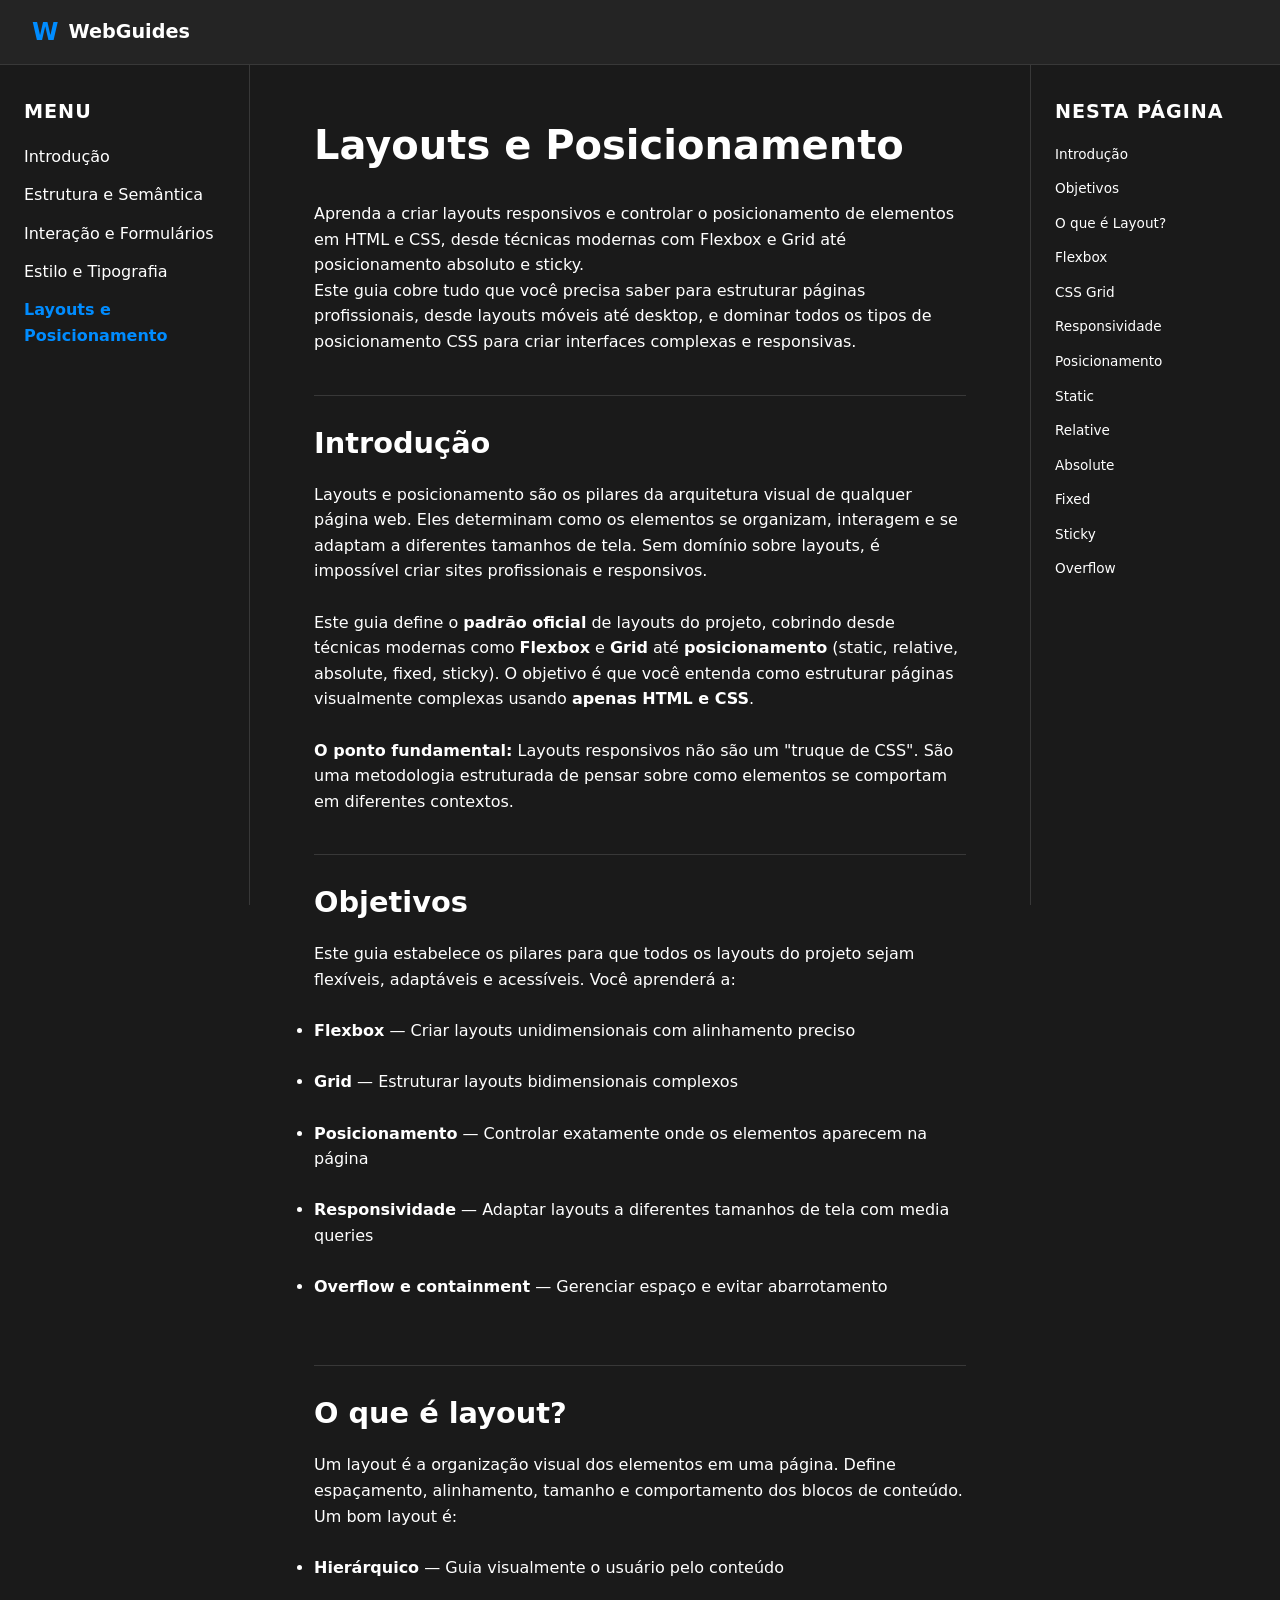
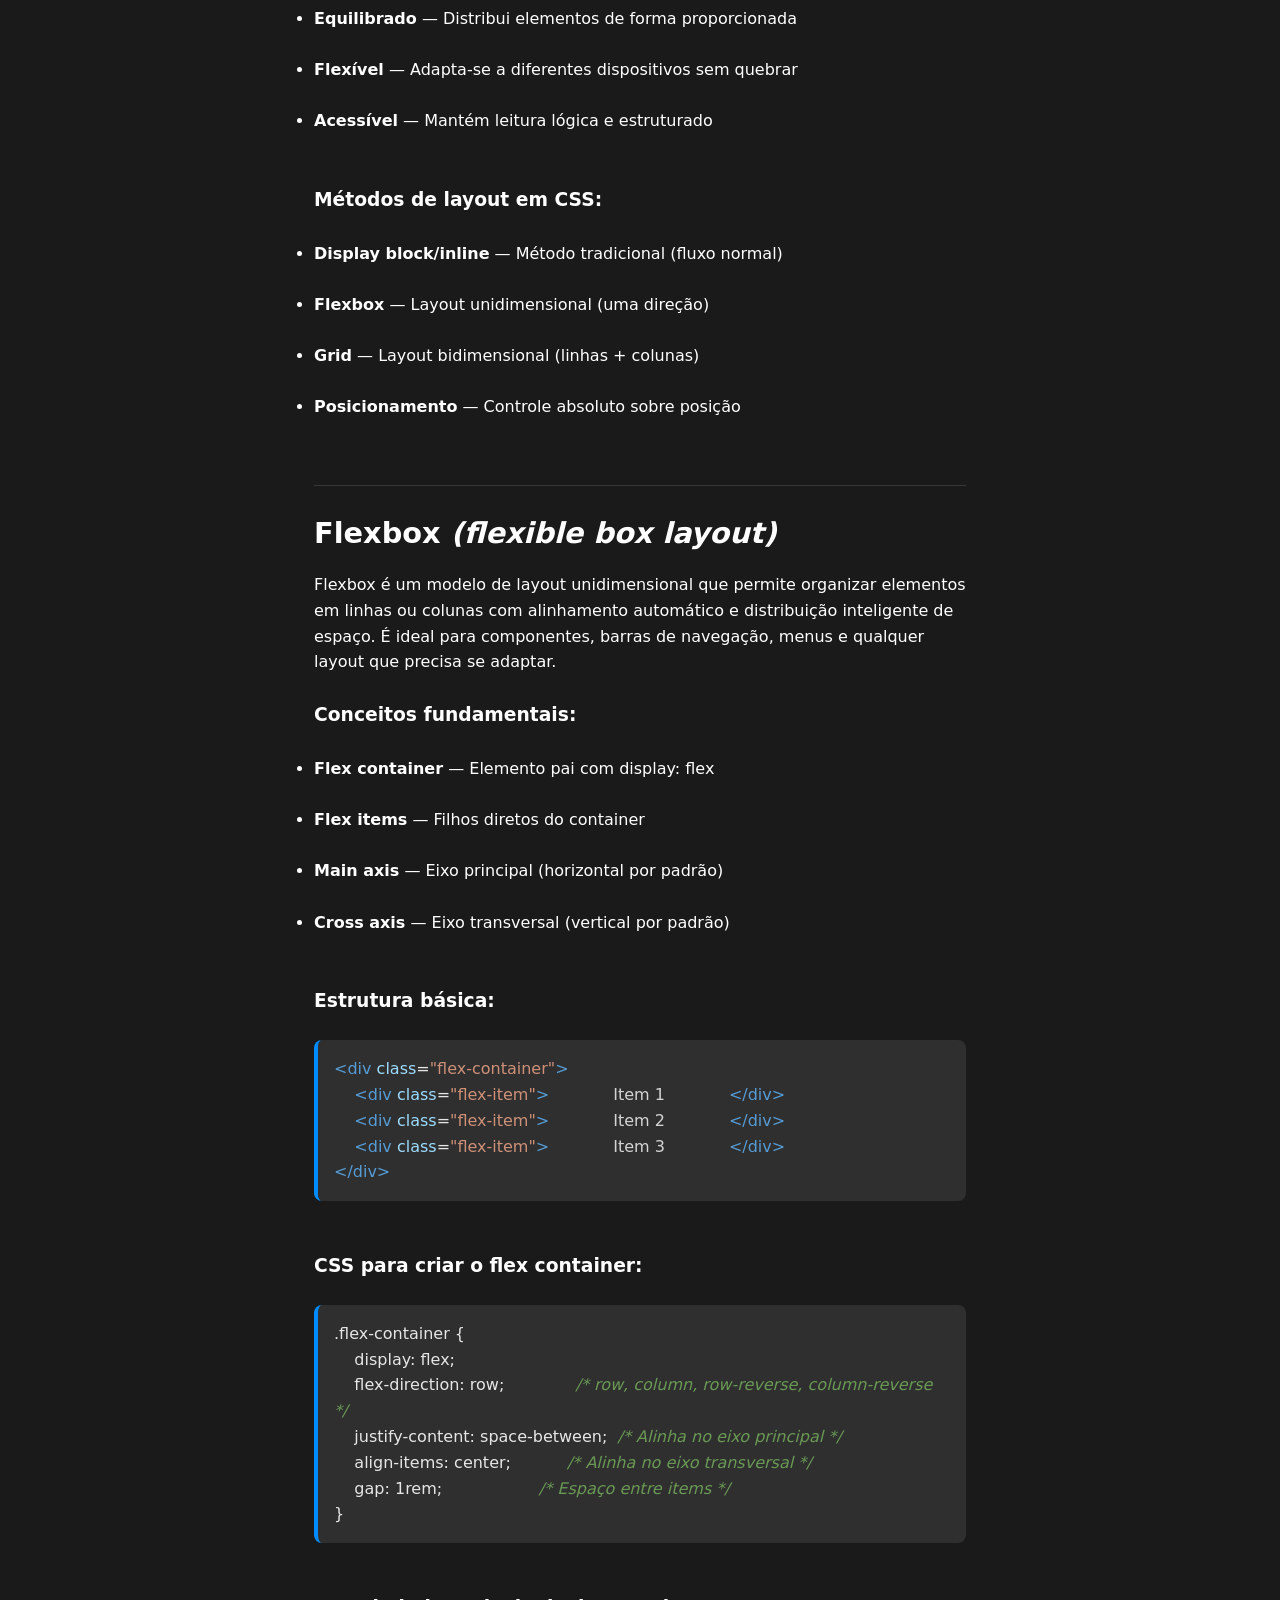
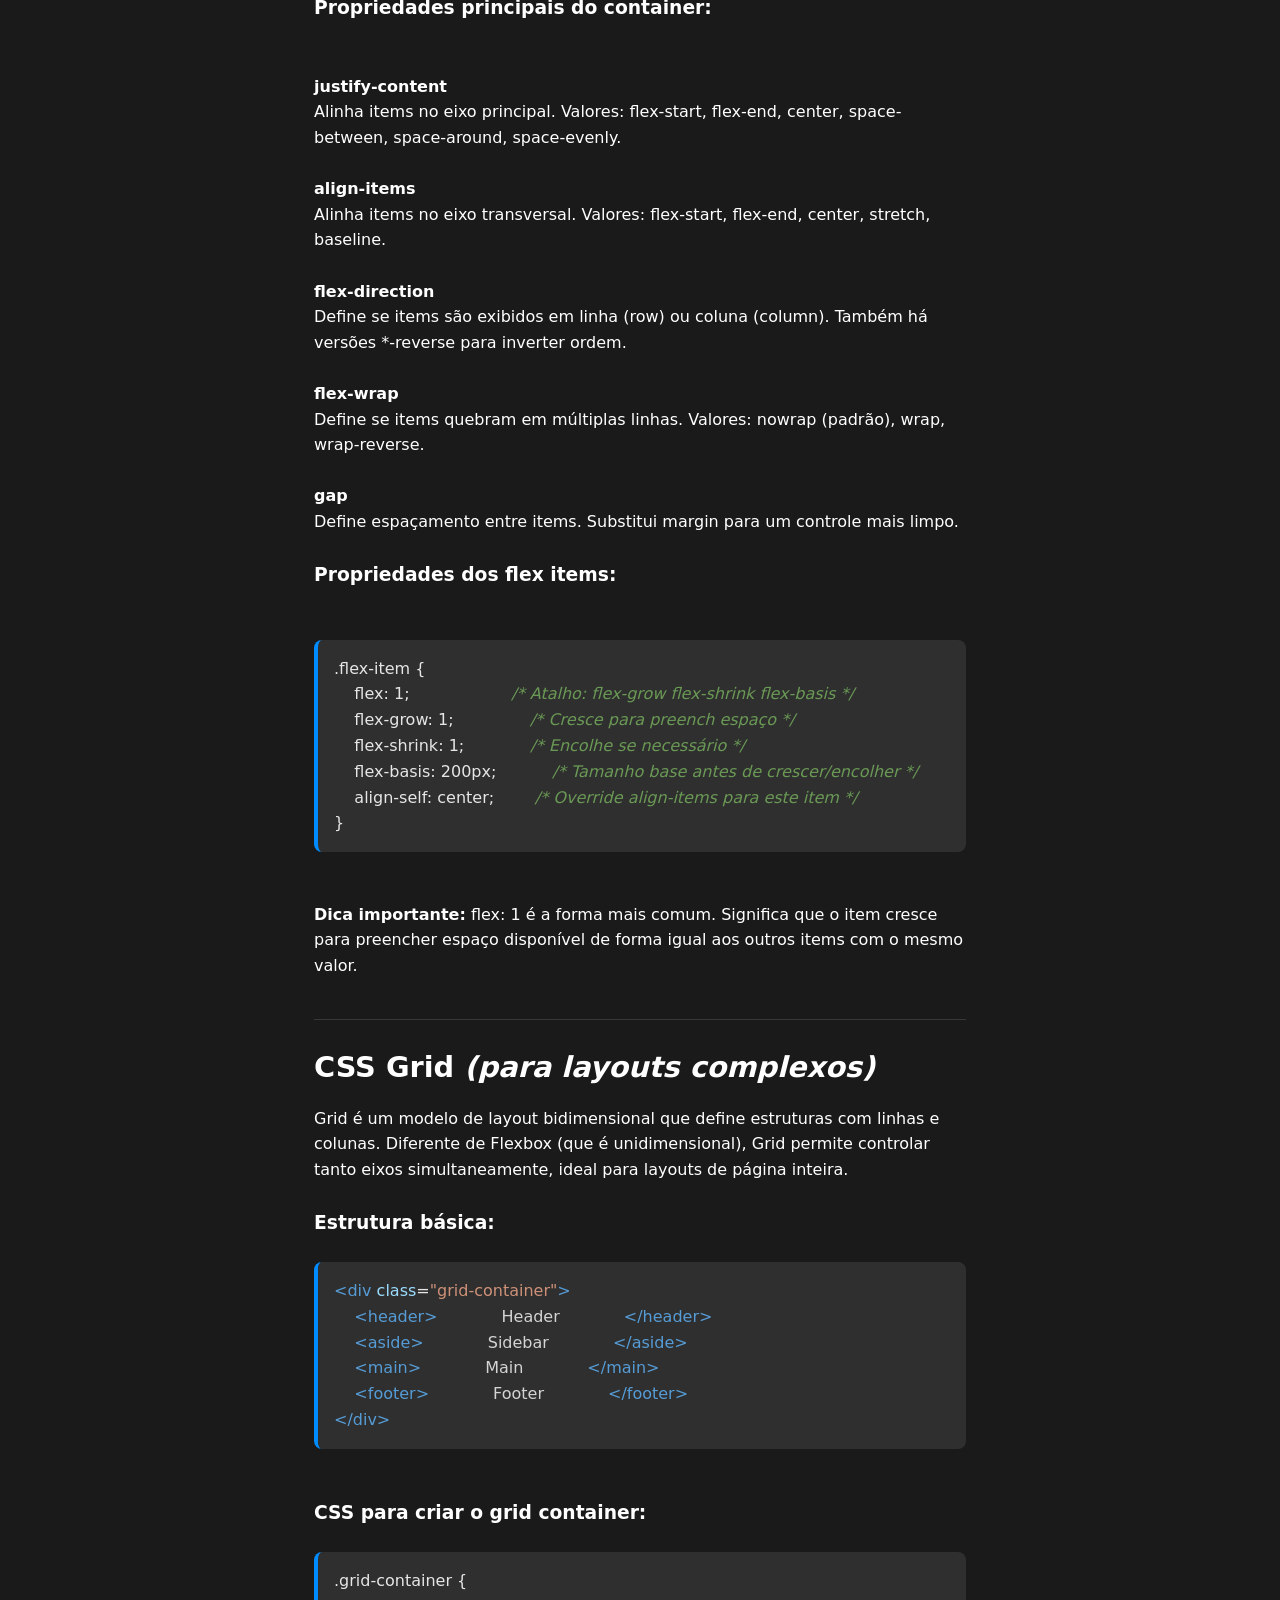
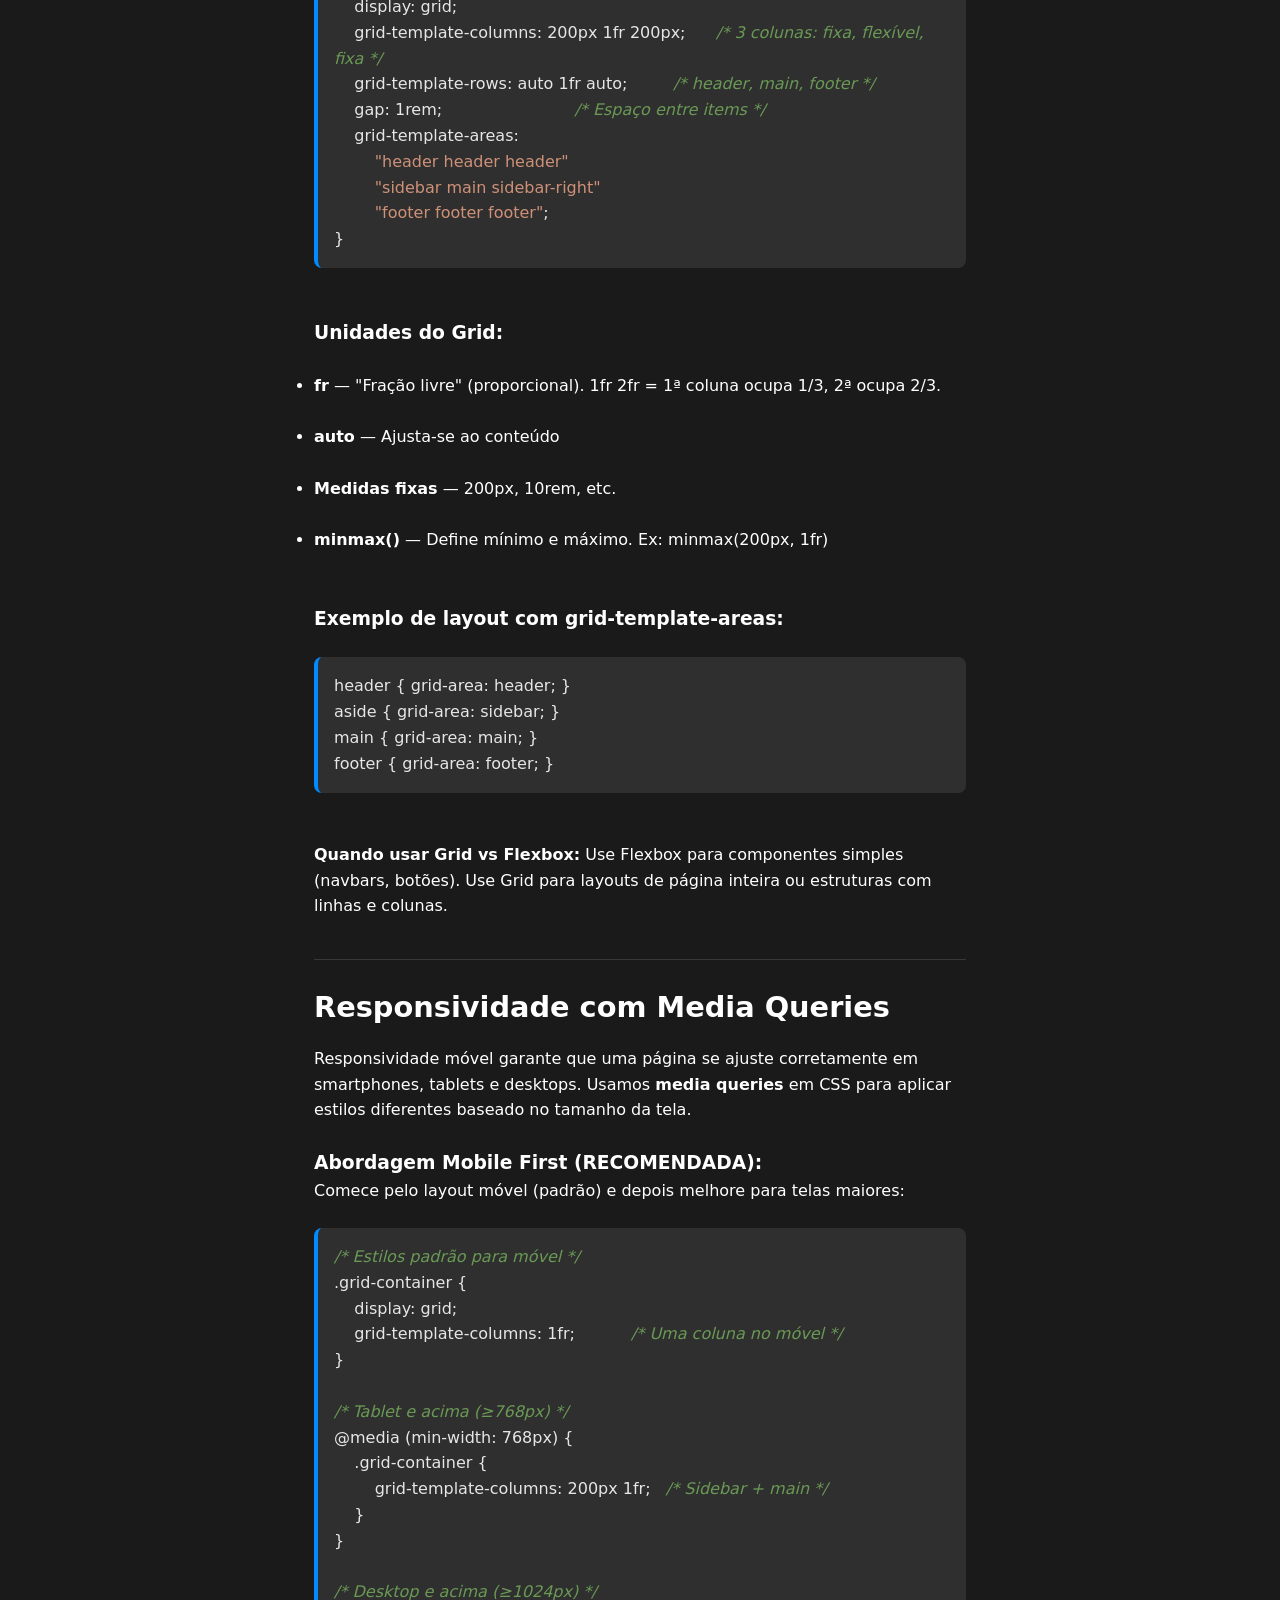
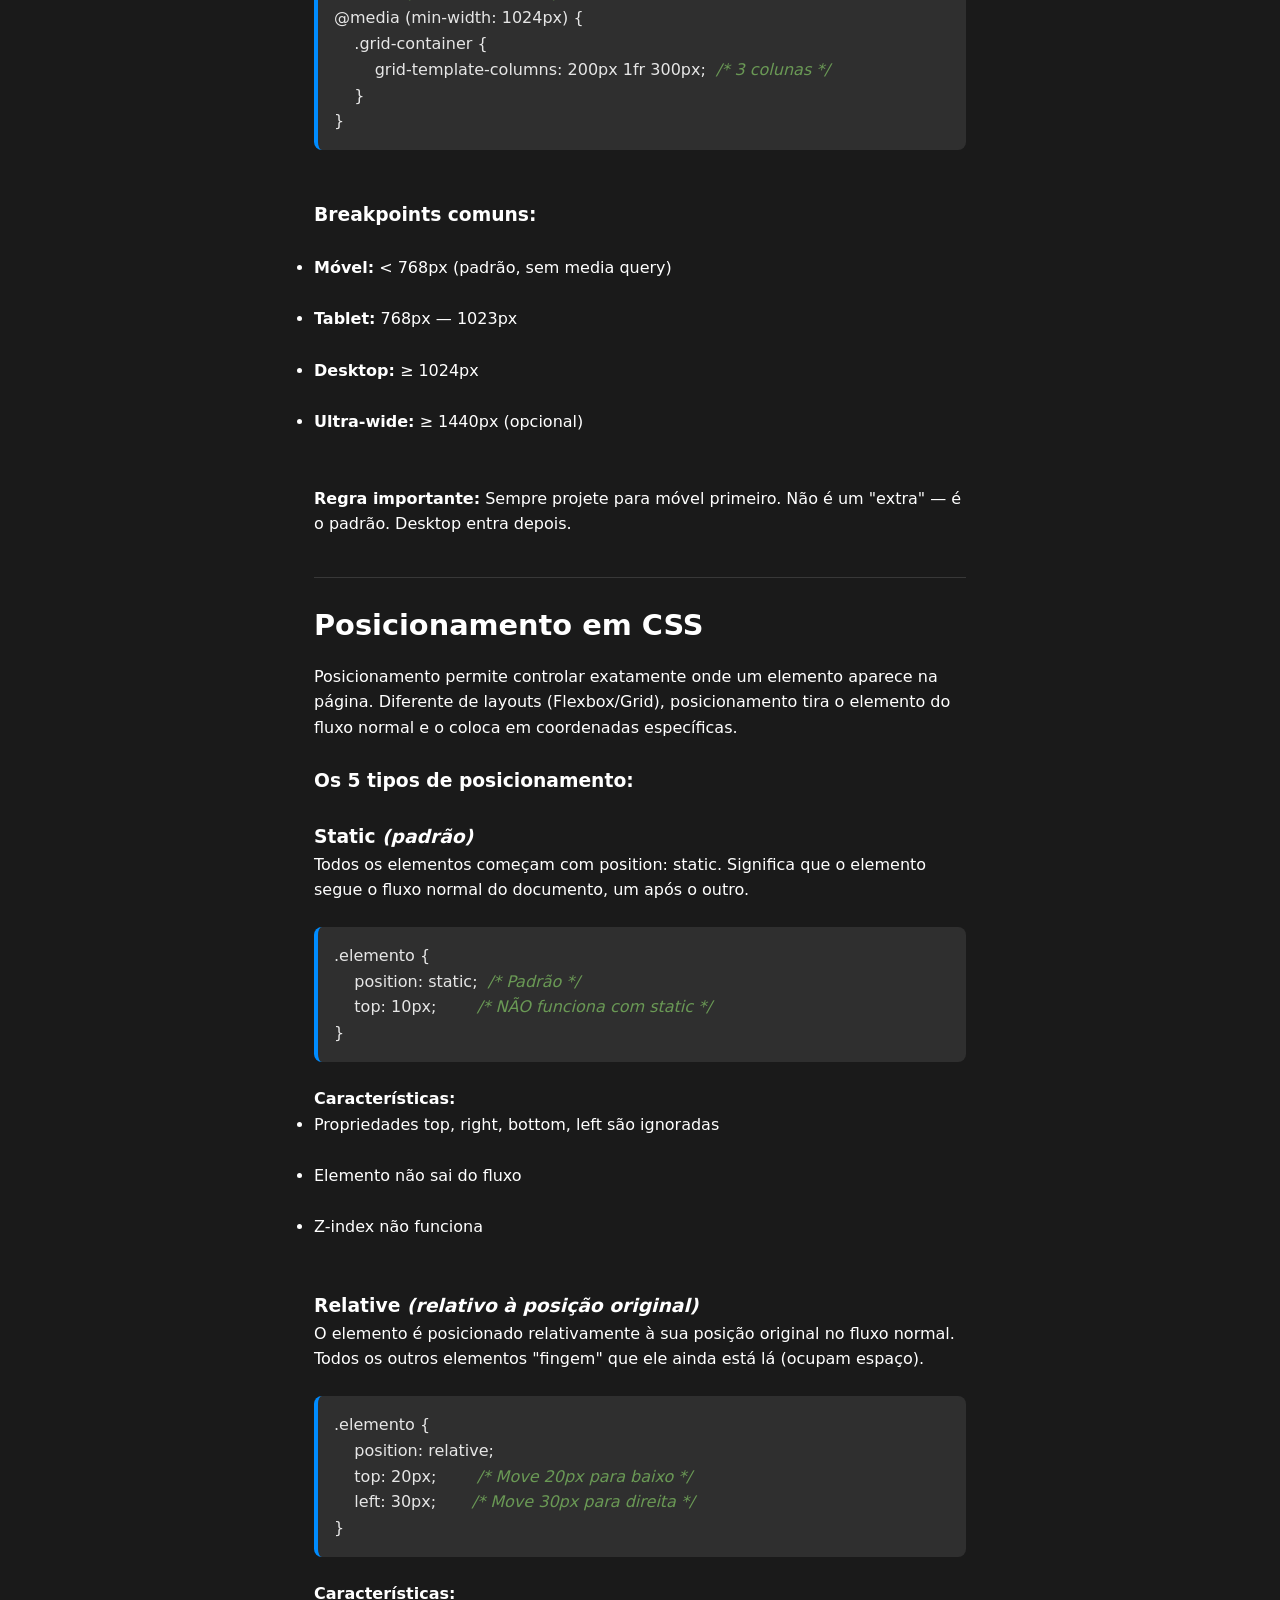
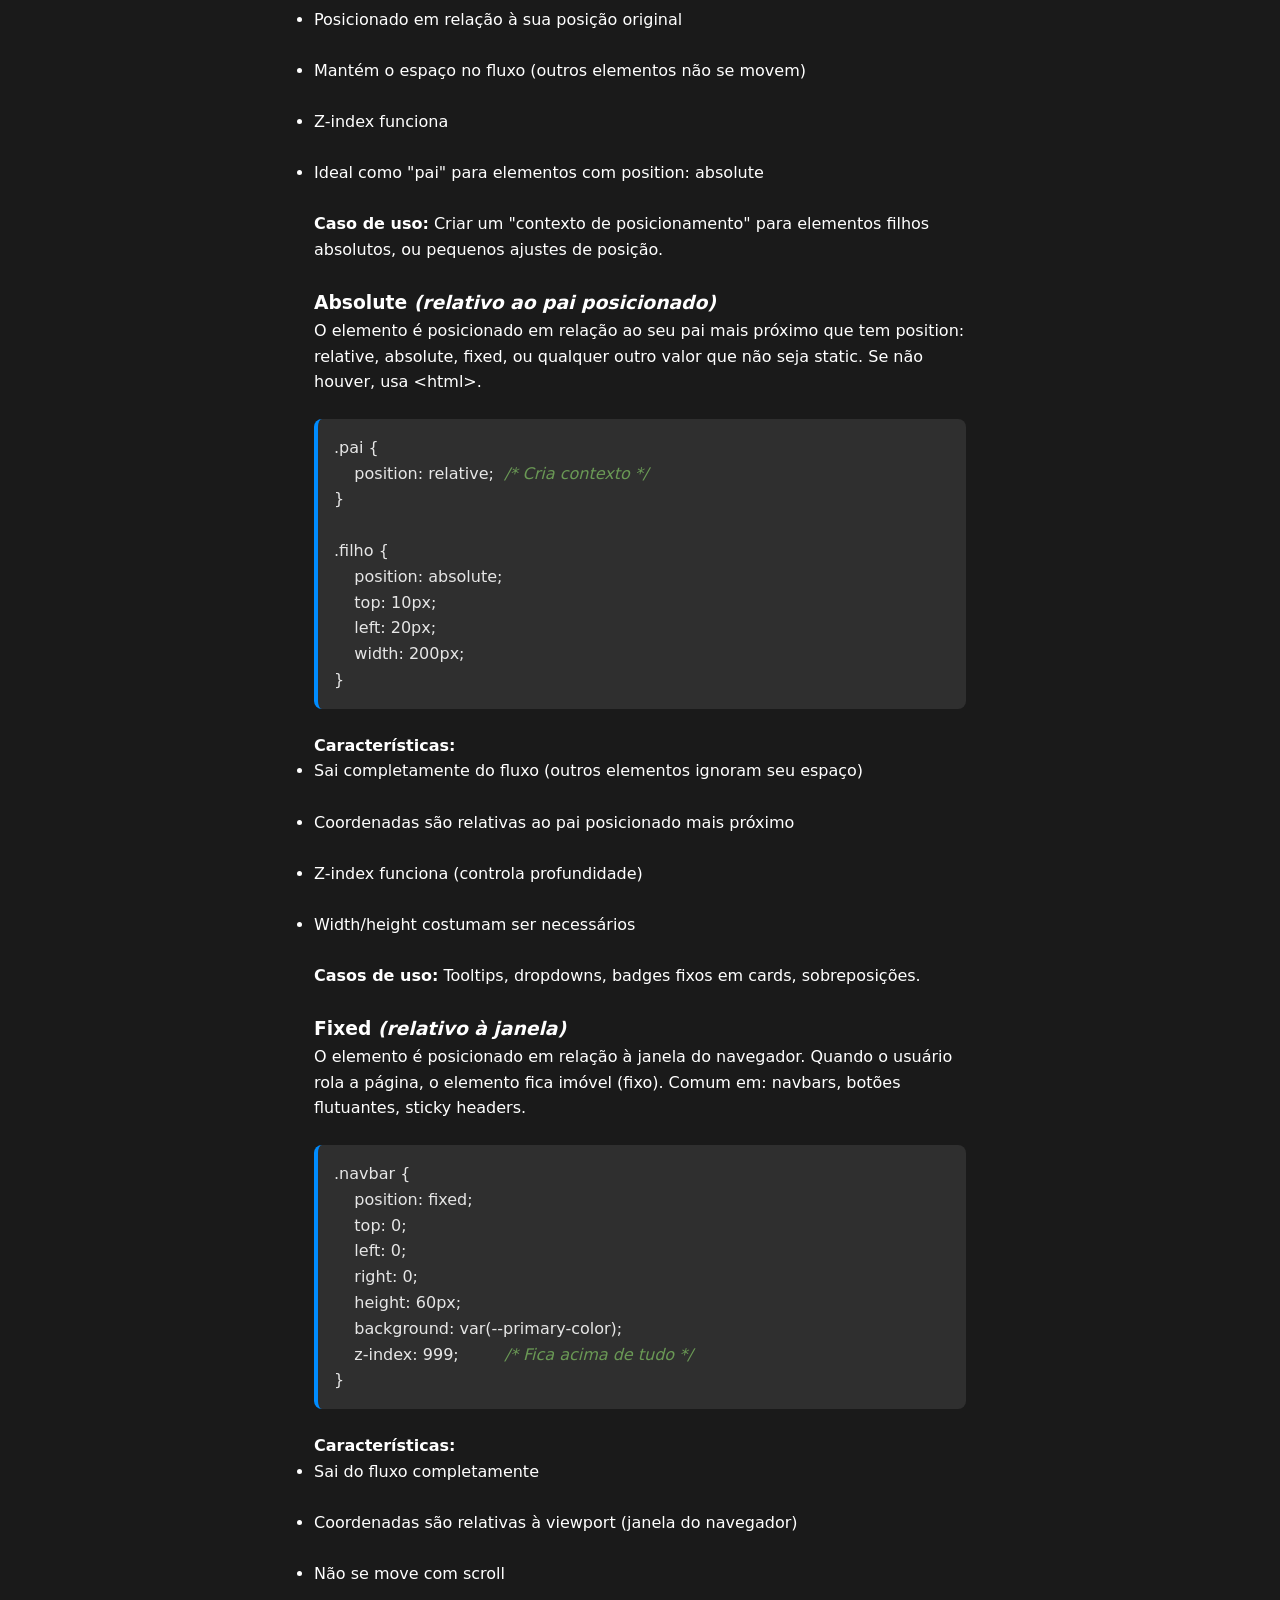
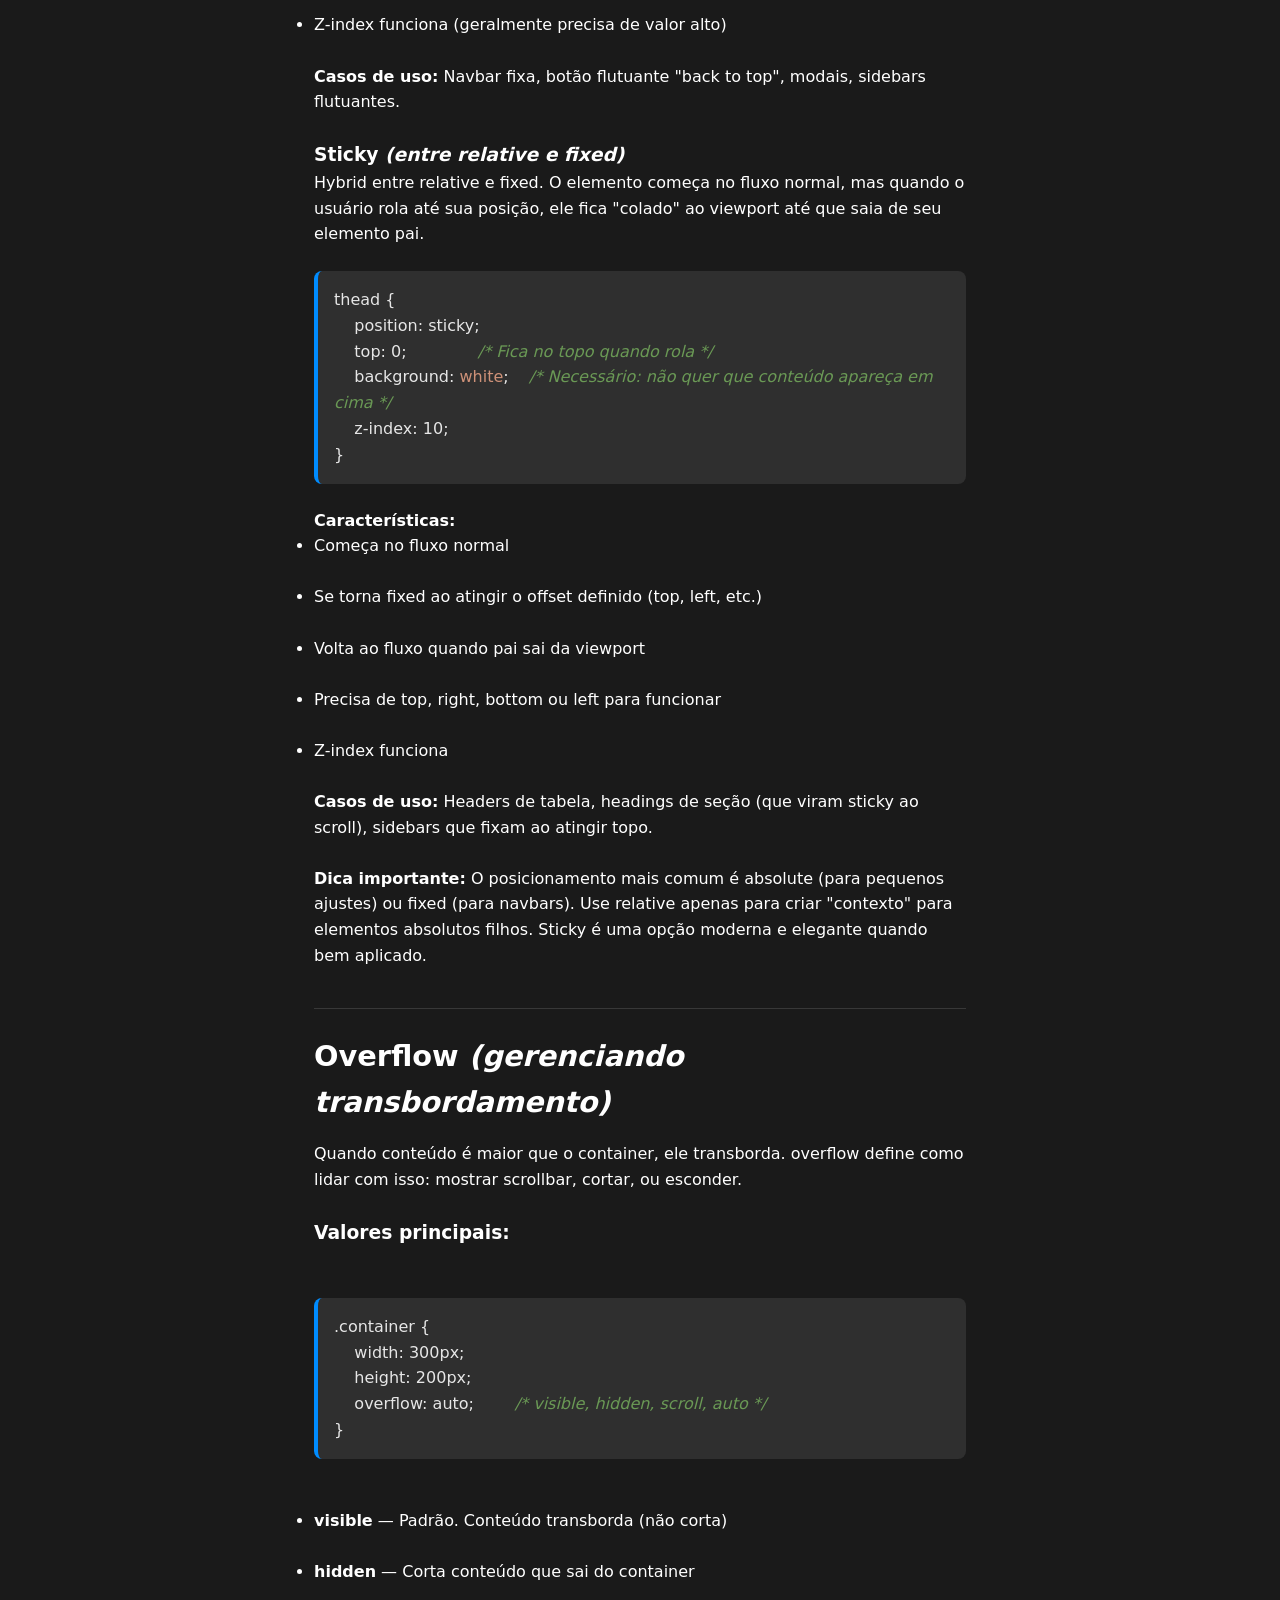
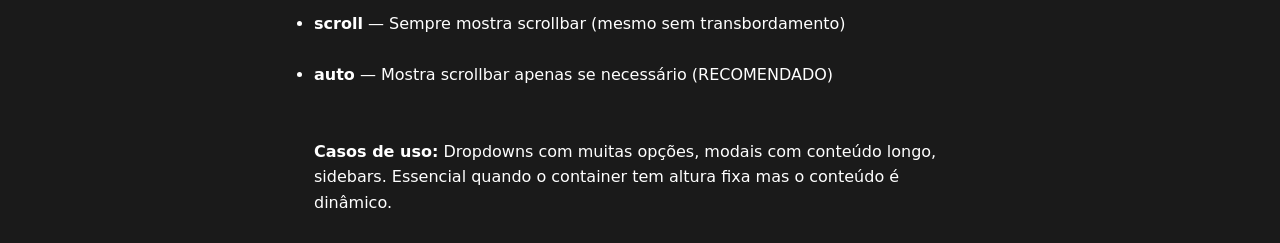
<file: pages/layouts.html>
<!doctype html>
<html lang="pt-br">
  <head>
    <meta charset="UTF-8" />
    <meta name="viewport" content="width=device-width, initial-scale=1.0" />
    <link rel="stylesheet" href="../global.css" />
    <title>WebGuides</title>
  </head>

  <body>
    <header class="navbar">
      <div class="logo"><span class="logo-icon">W</span> WebGuides</div>
    </header>
    <div class="layout-container">
      <aside class="sidebar-left">
        <h3>Menu</h3>
        <ul>
          <li><a href="../index.html">Introdução</a></li>
          <li><a href="semantics.html">Estrutura e Semântica</a></li>
          <li><a href="forms.html">Interação e Formulários</a></li>
          <li><a href="styles.html">Estilo e Tipografia</a></li>
          <li>
            <a href="layouts.html" class="active">Layouts e Posicionamento</a>
          </li>
        </ul>
      </aside>
      <main class="content">
        <h1>Layouts e Posicionamento</h1>
        <p>
          Aprenda a criar layouts responsivos e controlar o posicionamento de
          elementos em HTML e CSS, desde técnicas modernas com Flexbox e Grid
          até posicionamento absoluto e sticky.
        </p>
        <p>
          Este guia cobre tudo que você precisa saber para estruturar páginas
          profissionais, desde layouts móveis até desktop, e dominar todos os
          tipos de posicionamento CSS para criar interfaces complexas e
          responsivas.
        </p>

        <section id="introducao">
          <h2>Introdução</h2>
          <p>
            Layouts e posicionamento são os pilares da arquitetura visual de
            qualquer página web. Eles determinam como os elementos se organizam,
            interagem e se adaptam a diferentes tamanhos de tela. Sem domínio
            sobre layouts, é impossível criar sites profissionais e responsivos.
          </p>
          <br />
          <p>
            Este guia define o <strong>padrão oficial</strong> de layouts do
            projeto, cobrindo desde técnicas modernas como
            <strong>Flexbox</strong> e <strong>Grid</strong> até
            <strong>posicionamento</strong> (static, relative, absolute, fixed,
            sticky). O objetivo é que você entenda como estruturar páginas
            visualmente complexas usando <strong>apenas HTML e CSS</strong>.
          </p>
          <br />
          <p>
            <strong>O ponto fundamental:</strong> Layouts responsivos não são um
            "truque de CSS". São uma metodologia estruturada de pensar sobre
            como elementos se comportam em diferentes contextos.
          </p>
        </section>

        <section id="objetivos">
          <h2>Objetivos</h2>
          <p>
            Este guia estabelece os pilares para que todos os layouts do projeto
            sejam flexíveis, adaptáveis e acessíveis. Você aprenderá a:
          </p>
          <br />
          <ul>
            <li>
              <strong>Flexbox</strong> — Criar layouts unidimensionais com
              alinhamento preciso
            </li>
            <br />
            <li>
              <strong>Grid</strong> — Estruturar layouts bidimensionais
              complexos
            </li>
            <br />
            <li>
              <strong>Posicionamento</strong> — Controlar exatamente onde os
              elementos aparecem na página
            </li>
            <br />
            <li>
              <strong>Responsividade</strong> — Adaptar layouts a diferentes
              tamanhos de tela com media queries
            </li>
            <br />
            <li>
              <strong>Overflow e containment</strong> — Gerenciar espaço e
              evitar abarrotamento
            </li>
            <br />
          </ul>
        </section>

        <section id="o-que-e-layout">
          <h2>O que é layout?</h2>
          <p>
            Um layout é a organização visual dos elementos em uma página. Define
            espaçamento, alinhamento, tamanho e comportamento dos blocos de
            conteúdo. Um bom layout é:
          </p>
          <br />
          <ul>
            <li>
              <strong>Hierárquico</strong> — Guia visualmente o usuário pelo
              conteúdo
            </li>
            <br />
            <li>
              <strong>Equilibrado</strong> — Distribui elementos de forma
              proporcionada
            </li>
            <br />
            <li>
              <strong>Flexível</strong> — Adapta-se a diferentes dispositivos
              sem quebrar
            </li>
            <br />
            <li>
              <strong>Acessível</strong> — Mantém leitura lógica e estruturado
            </li>
            <br />
          </ul>
          <br />
          <h3>Métodos de layout em CSS:</h3>
          <br />
          <ul>
            <li>
              <strong>Display block/inline</strong> — Método tradicional (fluxo
              normal)
            </li>
            <br />
            <li>
              <strong>Flexbox</strong> — Layout unidimensional (uma direção)
            </li>
            <br />
            <li>
              <strong>Grid</strong> — Layout bidimensional (linhas + colunas)
            </li>
            <br />
            <li>
              <strong>Posicionamento</strong> — Controle absoluto sobre posição
            </li>
            <br />
          </ul>
        </section>

        <section id="flexbox">
          <h2>Flexbox <em>(flexible box layout)</em></h2>
          <p>
            Flexbox é um modelo de layout unidimensional que permite organizar
            elementos em linhas ou colunas com alinhamento automático e
            distribuição inteligente de espaço. É ideal para componentes, barras
            de navegação, menus e qualquer layout que precisa se adaptar.
          </p>
          <br />
          <h3>Conceitos fundamentais:</h3>
          <br />
          <ul>
            <li>
              <strong>Flex container</strong> — Elemento pai com
              <code>display: flex</code>
            </li>
            <br />
            <li><strong>Flex items</strong> — Filhos diretos do container</li>
            <br />
            <li>
              <strong>Main axis</strong> — Eixo principal (horizontal por
              padrão)
            </li>
            <br />
            <li>
              <strong>Cross axis</strong> — Eixo transversal (vertical por
              padrão)
            </li>
            <br />
          </ul>
          <br />
          <h3>Estrutura básica:</h3>
          <div class="code-block">
            <pre><code><span class="token tag">&lt;div</span> <span class="token attr">class</span>=<span class="token string">"flex-container"</span><span class="token tag">&gt;</span>
    <span class="token tag">&lt;div</span> <span class="token attr">class</span>=<span class="token string">"flex-item"</span><span class="token tag">&gt;</span><span class="token content">Item 1</span><span class="token tag">&lt;/div&gt;</span>
    <span class="token tag">&lt;div</span> <span class="token attr">class</span>=<span class="token string">"flex-item"</span><span class="token tag">&gt;</span><span class="token content">Item 2</span><span class="token tag">&lt;/div&gt;</span>
    <span class="token tag">&lt;div</span> <span class="token attr">class</span>=<span class="token string">"flex-item"</span><span class="token tag">&gt;</span><span class="token content">Item 3</span><span class="token tag">&lt;/div&gt;</span>
<span class="token tag">&lt;/div&gt;</span></code></pre>
          </div>
          <br />
          <h3>CSS para criar o flex container:</h3>
          <div class="code-block">
            <pre><code><span class="token selector">.flex-container</span> {
    <span class="token property">display</span>: <span class="token value">flex</span>;
    <span class="token property">flex-direction</span>: <span class="token value">row</span>;              <span class="token comment">/* row, column, row-reverse, column-reverse */</span>
    <span class="token property">justify-content</span>: <span class="token value">space-between</span>;  <span class="token comment">/* Alinha no eixo principal */</span>
    <span class="token property">align-items</span>: <span class="token value">center</span>;           <span class="token comment">/* Alinha no eixo transversal */</span>
    <span class="token property">gap</span>: <span class="token number">1</span><span class="token unit">rem</span>;                   <span class="token comment">/* Espaço entre items */</span>
}</code></pre>
          </div>
          <br />
          <h3>Propriedades principais do container:</h3>
          <br />
          <dl>
            <br />
            <dt>
              <strong><code>justify-content</code></strong>
            </dt>
            <dd>
              Alinha items no eixo principal. Valores: <code>flex-start</code>,
              <code>flex-end</code>, <code>center</code>,
              <code>space-between</code>, <code>space-around</code>,
              <code>space-evenly</code>.
            </dd>
            <br />
            <dt>
              <strong><code>align-items</code></strong>
            </dt>
            <dd>
              Alinha items no eixo transversal. Valores:
              <code>flex-start</code>, <code>flex-end</code>,
              <code>center</code>, <code>stretch</code>, <code>baseline</code>.
            </dd>
            <br />
            <dt>
              <strong><code>flex-direction</code></strong>
            </dt>
            <dd>
              Define se items são exibidos em linha (<code>row</code>) ou coluna
              (<code>column</code>). Também há versões
              <code>*-reverse</code> para inverter ordem.
            </dd>
            <br />
            <dt>
              <strong><code>flex-wrap</code></strong>
            </dt>
            <dd>
              Define se items quebram em múltiplas linhas. Valores:
              <code>nowrap</code> (padrão), <code>wrap</code>,
              <code>wrap-reverse</code>.
            </dd>
            <br />
            <dt>
              <strong><code>gap</code></strong>
            </dt>
            <dd>
              Define espaçamento entre items. Substitui <code>margin</code> para
              um controle mais limpo.
            </dd>
          </dl>
          <br />
          <h3>Propriedades dos flex items:</h3>
          <br />
          <div class="code-block">
            <pre><code><span class="token selector">.flex-item</span> {
    <span class="token property">flex</span>: <span class="token number">1</span>;                    <span class="token comment">/* Atalho: flex-grow flex-shrink flex-basis */</span>
    <span class="token property">flex-grow</span>: <span class="token number">1</span>;               <span class="token comment">/* Cresce para preench espaço */</span>
    <span class="token property">flex-shrink</span>: <span class="token number">1</span>;             <span class="token comment">/* Encolhe se necessário */</span>
    <span class="token property">flex-basis</span>: <span class="token number">200</span><span class="token unit">px</span>;           <span class="token comment">/* Tamanho base antes de crescer/encolher */</span>
    <span class="token property">align-self</span>: <span class="token value">center</span>;        <span class="token comment">/* Override align-items para este item */</span>
}</code></pre>
          </div>
          <br />
          <blockquote>
            <p>
              <strong>Dica importante:</strong> <code>flex: 1</code> é a forma
              mais comum. Significa que o item cresce para preencher espaço
              disponível de forma igual aos outros items com o mesmo valor.
            </p>
          </blockquote>
        </section>

        <section id="grid">
          <h2>CSS Grid <em>(para layouts complexos)</em></h2>
          <p>
            Grid é um modelo de layout bidimensional que define estruturas com
            linhas e colunas. Diferente de Flexbox (que é unidimensional), Grid
            permite controlar tanto eixos simultaneamente, ideal para layouts de
            página inteira.
          </p>
          <br />
          <h3>Estrutura básica:</h3>
          <div class="code-block">
            <pre><code><span class="token tag">&lt;div</span> <span class="token attr">class</span>=<span class="token string">"grid-container"</span><span class="token tag">&gt;</span>
    <span class="token tag">&lt;header&gt;</span><span class="token content">Header</span><span class="token tag">&lt;/header&gt;</span>
    <span class="token tag">&lt;aside&gt;</span><span class="token content">Sidebar</span><span class="token tag">&lt;/aside&gt;</span>
    <span class="token tag">&lt;main&gt;</span><span class="token content">Main</span><span class="token tag">&lt;/main&gt;</span>
    <span class="token tag">&lt;footer&gt;</span><span class="token content">Footer</span><span class="token tag">&lt;/footer&gt;</span>
<span class="token tag">&lt;/div&gt;</span></code></pre>
          </div>
          <br />
          <h3>CSS para criar o grid container:</h3>
          <div class="code-block">
            <pre><code><span class="token selector">.grid-container</span> {
    <span class="token property">display</span>: <span class="token value">grid</span>;
    <span class="token property">grid-template-columns</span>: <span class="token number">200</span><span class="token unit">px</span> <span class="token number">1</span><span class="token unit">fr</span> <span class="token number">200</span><span class="token unit">px</span>;      <span class="token comment">/* 3 colunas: fixa, flexível, fixa */</span>
    <span class="token property">grid-template-rows</span>: <span class="token value">auto</span> <span class="token number">1</span><span class="token unit">fr</span> <span class="token value">auto</span>;         <span class="token comment">/* header, main, footer */</span>
    <span class="token property">gap</span>: <span class="token number">1</span><span class="token unit">rem</span>;                          <span class="token comment">/* Espaço entre items */</span>
    <span class="token property">grid-template-areas</span>: 
        <span class="token string">"header header header"</span>
        <span class="token string">"sidebar main sidebar-right"</span>
        <span class="token string">"footer footer footer"</span>;
}</code></pre>
          </div>
          <br />
          <h3>Unidades do Grid:</h3>
          <br />
          <ul>
            <li>
              <strong><code>fr</code></strong> — "Fração livre" (proporcional).
              <code>1fr 2fr</code> = 1ª coluna ocupa 1/3, 2ª ocupa 2/3.
            </li>
            <br />
            <li>
              <strong><code>auto</code></strong> — Ajusta-se ao conteúdo
            </li>
            <br />
            <li>
              <strong>Medidas fixas</strong> — <code>200px</code>,
              <code>10rem</code>, etc.
            </li>
            <br />
            <li>
              <strong><code>minmax()</code></strong> — Define mínimo e máximo.
              Ex: <code>minmax(200px, 1fr)</code>
            </li>
            <br />
          </ul>
          <br />
          <h3>Exemplo de layout com grid-template-areas:</h3>
          <div class="code-block">
            <pre><code><span class="token selector">header</span> { <span class="token property">grid-area</span>: <span class="token value">header</span>; }
<span class="token selector">aside</span> { <span class="token property">grid-area</span>: <span class="token value">sidebar</span>; }
<span class="token selector">main</span> { <span class="token property">grid-area</span>: <span class="token value">main</span>; }
<span class="token selector">footer</span> { <span class="token property">grid-area</span>: <span class="token value">footer</span>; }</code></pre>
          </div>
          <br />
          <blockquote>
            <p>
              <strong>Quando usar Grid vs Flexbox:</strong> Use Flexbox para
              componentes simples (navbars, botões). Use Grid para layouts de
              página inteira ou estruturas com linhas e colunas.
            </p>
          </blockquote>
        </section>

        <section id="responsividade">
          <h2>Responsividade com Media Queries</h2>
          <p>
            Responsividade móvel garante que uma página se ajuste corretamente
            em smartphones, tablets e desktops. Usamos
            <strong>media queries</strong> em CSS para aplicar estilos
            diferentes baseado no tamanho da tela.
          </p>
          <br />
          <h3>Abordagem Mobile First (RECOMENDADA):</h3>
          <p>
            Comece pelo layout móvel (padrão) e depois melhore para telas
            maiores:
          </p>
          <div class="code-block">
            <pre><code><span class="token comment">/* Estilos padrão para móvel */</span>
<span class="token selector">.grid-container</span> {
    <span class="token property">display</span>: <span class="token value">grid</span>;
    <span class="token property">grid-template-columns</span>: <span class="token number">1</span><span class="token unit">fr</span>;           <span class="token comment">/* Uma coluna no móvel */</span>
}

<span class="token comment">/* Tablet e acima (≥768px) */</span>
<span class="token selector">@media</span> (<span class="token property">min-width</span>: <span class="token number">768</span><span class="token unit">px</span>) {
    <span class="token selector">.grid-container</span> {
        <span class="token property">grid-template-columns</span>: <span class="token number">200</span><span class="token unit">px</span> <span class="token number">1</span><span class="token unit">fr</span>;   <span class="token comment">/* Sidebar + main */</span>
    }
}

<span class="token comment">/* Desktop e acima (≥1024px) */</span>
<span class="token selector">@media</span> (<span class="token property">min-width</span>: <span class="token number">1024</span><span class="token unit">px</span>) {
    <span class="token selector">.grid-container</span> {
        <span class="token property">grid-template-columns</span>: <span class="token number">200</span><span class="token unit">px</span> <span class="token number">1</span><span class="token unit">fr</span> <span class="token number">300</span><span class="token unit">px</span>;  <span class="token comment">/* 3 colunas */</span>
    }
}</code></pre>
          </div>
          <br />
          <h3>Breakpoints comuns:</h3>
          <br />
          <ul>
            <li><strong>Móvel:</strong> < 768px (padrão, sem media query)</li>
            <br />
            <li><strong>Tablet:</strong> 768px — 1023px</li>
            <br />
            <li><strong>Desktop:</strong> ≥ 1024px</li>
            <br />
            <li><strong>Ultra-wide:</strong> ≥ 1440px (opcional)</li>
            <br />
          </ul>
          <br />
          <blockquote>
            <p>
              <strong>Regra importante:</strong> Sempre projete para móvel
              primeiro. Não é um "extra" — é o padrão. Desktop entra depois.
            </p>
          </blockquote>
        </section>

        <section id="posicionamento">
          <h2>Posicionamento em CSS</h2>
          <p>
            Posicionamento permite controlar exatamente onde um elemento aparece
            na página. Diferente de layouts (Flexbox/Grid), posicionamento tira
            o elemento do fluxo normal e o coloca em coordenadas específicas.
          </p>
          <br />
          <h3>Os 5 tipos de posicionamento:</h3>
          <br />

          <h3 id="posicionamento-static">Static <em>(padrão)</em></h3>
          <p>
            Todos os elementos começam com <code>position: static</code>.
            Significa que o elemento segue o fluxo normal do documento, um após
            o outro.
          </p>
          <div class="code-block">
            <pre><code><span class="token selector">.elemento</span> {
    <span class="token property">position</span>: <span class="token value">static</span>;  <span class="token comment">/* Padrão */</span>
    <span class="token property">top</span>: <span class="token number">10</span><span class="token unit">px</span>;        <span class="token comment">/* NÃO funciona com static */</span>
}</code></pre>
          </div>
          <p><strong>Características:</strong></p>
          <ul>
            <li>
              Propriedades <code>top</code>, <code>right</code>,
              <code>bottom</code>, <code>left</code> são ignoradas
            </li>
            <br />
            <li>Elemento não sai do fluxo</li>
            <br />
            <li>Z-index não funciona</li>
            <br />
          </ul>
          <br />

          <h3 id="posicionamento-relative">
            Relative <em>(relativo à posição original)</em>
          </h3>
          <p>
            O elemento é posicionado relativamente à sua posição original no
            fluxo normal. Todos os outros elementos "fingem" que ele ainda está
            lá (ocupam espaço).
          </p>
          <div class="code-block">
            <pre><code><span class="token selector">.elemento</span> {
    <span class="token property">position</span>: <span class="token value">relative</span>;
    <span class="token property">top</span>: <span class="token number">20</span><span class="token unit">px</span>;        <span class="token comment">/* Move 20px para baixo */</span>
    <span class="token property">left</span>: <span class="token number">30</span><span class="token unit">px</span>;       <span class="token comment">/* Move 30px para direita */</span>
}</code></pre>
          </div>
          <p><strong>Características:</strong></p>
          <ul>
            <li>Posicionado em relação à sua posição original</li>
            <br />
            <li>Mantém o espaço no fluxo (outros elementos não se movem)</li>
            <br />
            <li>Z-index funciona</li>
            <br />
            <li>
              Ideal como "pai" para elementos com
              <code>position: absolute</code>
            </li>
            <br />
          </ul>
          <p>
            <strong>Caso de uso:</strong> Criar um "contexto de posicionamento"
            para elementos filhos absolutos, ou pequenos ajustes de posição.
          </p>
          <br />

          <h3 id="posicionamento-absolute">
            Absolute <em>(relativo ao pai posicionado)</em>
          </h3>
          <p>
            O elemento é posicionado em relação ao seu pai mais próximo que tem
            <code>position: relative</code>, <code>absolute</code>,
            <code>fixed</code>, ou qualquer outro valor que não seja
            <code>static</code>. Se não houver, usa <code>&lt;html&gt;</code>.
          </p>
          <div class="code-block">
            <pre><code><span class="token selector">.pai</span> {
    <span class="token property">position</span>: <span class="token value">relative</span>;  <span class="token comment">/* Cria contexto */</span>
}

<span class="token selector">.filho</span> {
    <span class="token property">position</span>: <span class="token value">absolute</span>;
    <span class="token property">top</span>: <span class="token number">10</span><span class="token unit">px</span>;
    <span class="token property">left</span>: <span class="token number">20</span><span class="token unit">px</span>;
    <span class="token property">width</span>: <span class="token number">200</span><span class="token unit">px</span>;
}</code></pre>
          </div>
          <p><strong>Características:</strong></p>
          <ul>
            <li>
              Sai completamente do fluxo (outros elementos ignoram seu espaço)
            </li>
            <br />
            <li>Coordenadas são relativas ao pai posicionado mais próximo</li>
            <br />
            <li>Z-index funciona (controla profundidade)</li>
            <br />
            <li>Width/height costumam ser necessários</li>
            <br />
          </ul>
          <p>
            <strong>Casos de uso:</strong> Tooltips, dropdowns, badges fixos em
            cards, sobreposições.
          </p>
          <br />

          <h3 id="posicionamento-fixed">Fixed <em>(relativo à janela)</em></h3>
          <p>
            O elemento é posicionado em relação à janela do navegador. Quando o
            usuário rola a página, o elemento fica imóvel (fixo). Comum em:
            navbars, botões flutuantes, sticky headers.
          </p>
          <div class="code-block">
            <pre><code><span class="token selector">.navbar</span> {
    <span class="token property">position</span>: <span class="token value">fixed</span>;
    <span class="token property">top</span>: <span class="token number">0</span>;
    <span class="token property">left</span>: <span class="token number">0</span>;
    <span class="token property">right</span>: <span class="token number">0</span>;
    <span class="token property">height</span>: <span class="token number">60</span><span class="token unit">px</span>;
    <span class="token property">background</span>: <span class="token value">var(--primary-color)</span>;
    <span class="token property">z-index</span>: <span class="token number">999</span>;         <span class="token comment">/* Fica acima de tudo */</span>
}</code></pre>
          </div>
          <p><strong>Características:</strong></p>
          <ul>
            <li>Sai do fluxo completamente</li>
            <br />
            <li>Coordenadas são relativas à viewport (janela do navegador)</li>
            <br />
            <li>Não se move com scroll</li>
            <br />
            <li>Z-index funciona (geralmente precisa de valor alto)</li>
            <br />
          </ul>
          <p>
            <strong>Casos de uso:</strong> Navbar fixa, botão flutuante "back to
            top", modais, sidebars flutuantes.
          </p>
          <br />

          <h3 id="posicionamento-sticky">
            Sticky <em>(entre relative e fixed)</em>
          </h3>
          <p>
            Hybrid entre relative e fixed. O elemento começa no fluxo normal,
            mas quando o usuário rola até sua posição, ele fica "colado" ao
            viewport até que saia de seu elemento pai.
          </p>
          <div class="code-block">
            <pre><code><span class="token selector">thead</span> {
    <span class="token property">position</span>: <span class="token value">sticky</span>;
    <span class="token property">top</span>: <span class="token number">0</span>;              <span class="token comment">/* Fica no topo quando rola */</span>
    <span class="token property">background</span>: <span class="token string">white</span>;    <span class="token comment">/* Necessário: não quer que conteúdo apareça em cima */</span>
    <span class="token property">z-index</span>: <span class="token number">10</span>;
}</code></pre>
          </div>
          <p><strong>Características:</strong></p>
          <ul>
            <li>Começa no fluxo normal</li>
            <br />
            <li>
              Se torna fixed ao atingir o offset definido (top, left, etc.)
            </li>
            <br />
            <li>Volta ao fluxo quando pai sai da viewport</li>
            <br />
            <li>
              Precisa de <code>top</code>, <code>right</code>,
              <code>bottom</code> ou <code>left</code> para funcionar
            </li>
            <br />
            <li>Z-index funciona</li>
            <br />
          </ul>
          <p>
            <strong>Casos de uso:</strong> Headers de tabela, headings de seção
            (que viram sticky ao scroll), sidebars que fixam ao atingir topo.
          </p>
          <br />

          <blockquote>
            <p>
              <strong>Dica importante:</strong> O posicionamento mais comum é
              absolute (para pequenos ajustes) ou fixed (para navbars). Use
              relative apenas para criar "contexto" para elementos absolutos
              filhos. Sticky é uma opção moderna e elegante quando bem aplicado.
            </p>
          </blockquote>
        </section>

        <section id="overflow">
          <h2>Overflow <em>(gerenciando transbordamento)</em></h2>
          <p>
            Quando conteúdo é maior que o container, ele transborda.
            <code>overflow</code> define como lidar com isso: mostrar scrollbar,
            cortar, ou esconder.
          </p>
          <br />
          <h3>Valores principais:</h3>
          <br />
          <div class="code-block">
            <pre><code><span class="token selector">.container</span> {
    <span class="token property">width</span>: <span class="token number">300</span><span class="token unit">px</span>;
    <span class="token property">height</span>: <span class="token number">200</span><span class="token unit">px</span>;
    <span class="token property">overflow</span>: <span class="token value">auto</span>;        <span class="token comment">/* visible, hidden, scroll, auto */</span>
}</code></pre>
          </div>
          <br />
          <ul>
            <li>
              <strong><code>visible</code></strong> — Padrão. Conteúdo
              transborda (não corta)
            </li>
            <br />
            <li>
              <strong><code>hidden</code></strong> — Corta conteúdo que sai do
              container
            </li>
            <br />
            <li>
              <strong><code>scroll</code></strong> — Sempre mostra scrollbar
              (mesmo sem transbordamento)
            </li>
            <br />
            <li>
              <strong><code>auto</code></strong> — Mostra scrollbar apenas se
              necessário (RECOMENDADO)
            </li>
            <br />
          </ul>
          <br />
          <p>
            <strong>Casos de uso:</strong> Dropdowns com muitas opções, modais
            com conteúdo longo, sidebars. Essencial quando o container tem
            altura fixa mas o conteúdo é dinâmico.
          </p>
        </section>
      </main>
      <aside class="sidebar-right">
        <h3>Nesta Página</h3>
        <ul>
          <li><a href="#introducao">Introdução</a></li>
          <li><a href="#objetivos">Objetivos</a></li>
          <li><a href="#o-que-e-layout">O que é Layout?</a></li>
          <li><a href="#flexbox">Flexbox</a></li>
          <li><a href="#grid">CSS Grid</a></li>
          <li><a href="#responsividade">Responsividade</a></li>
          <li><a href="#posicionamento">Posicionamento</a></li>
          <li><a href="#posicionamento-static">Static</a></li>
          <li><a href="#posicionamento-relative">Relative</a></li>
          <li><a href="#posicionamento-absolute">Absolute</a></li>
          <li><a href="#posicionamento-fixed">Fixed</a></li>
          <li><a href="#posicionamento-sticky">Sticky</a></li>
          <li><a href="#overflow">Overflow</a></li>
        </ul>
      </aside>
    </div>
  </body>
</html>
</file>
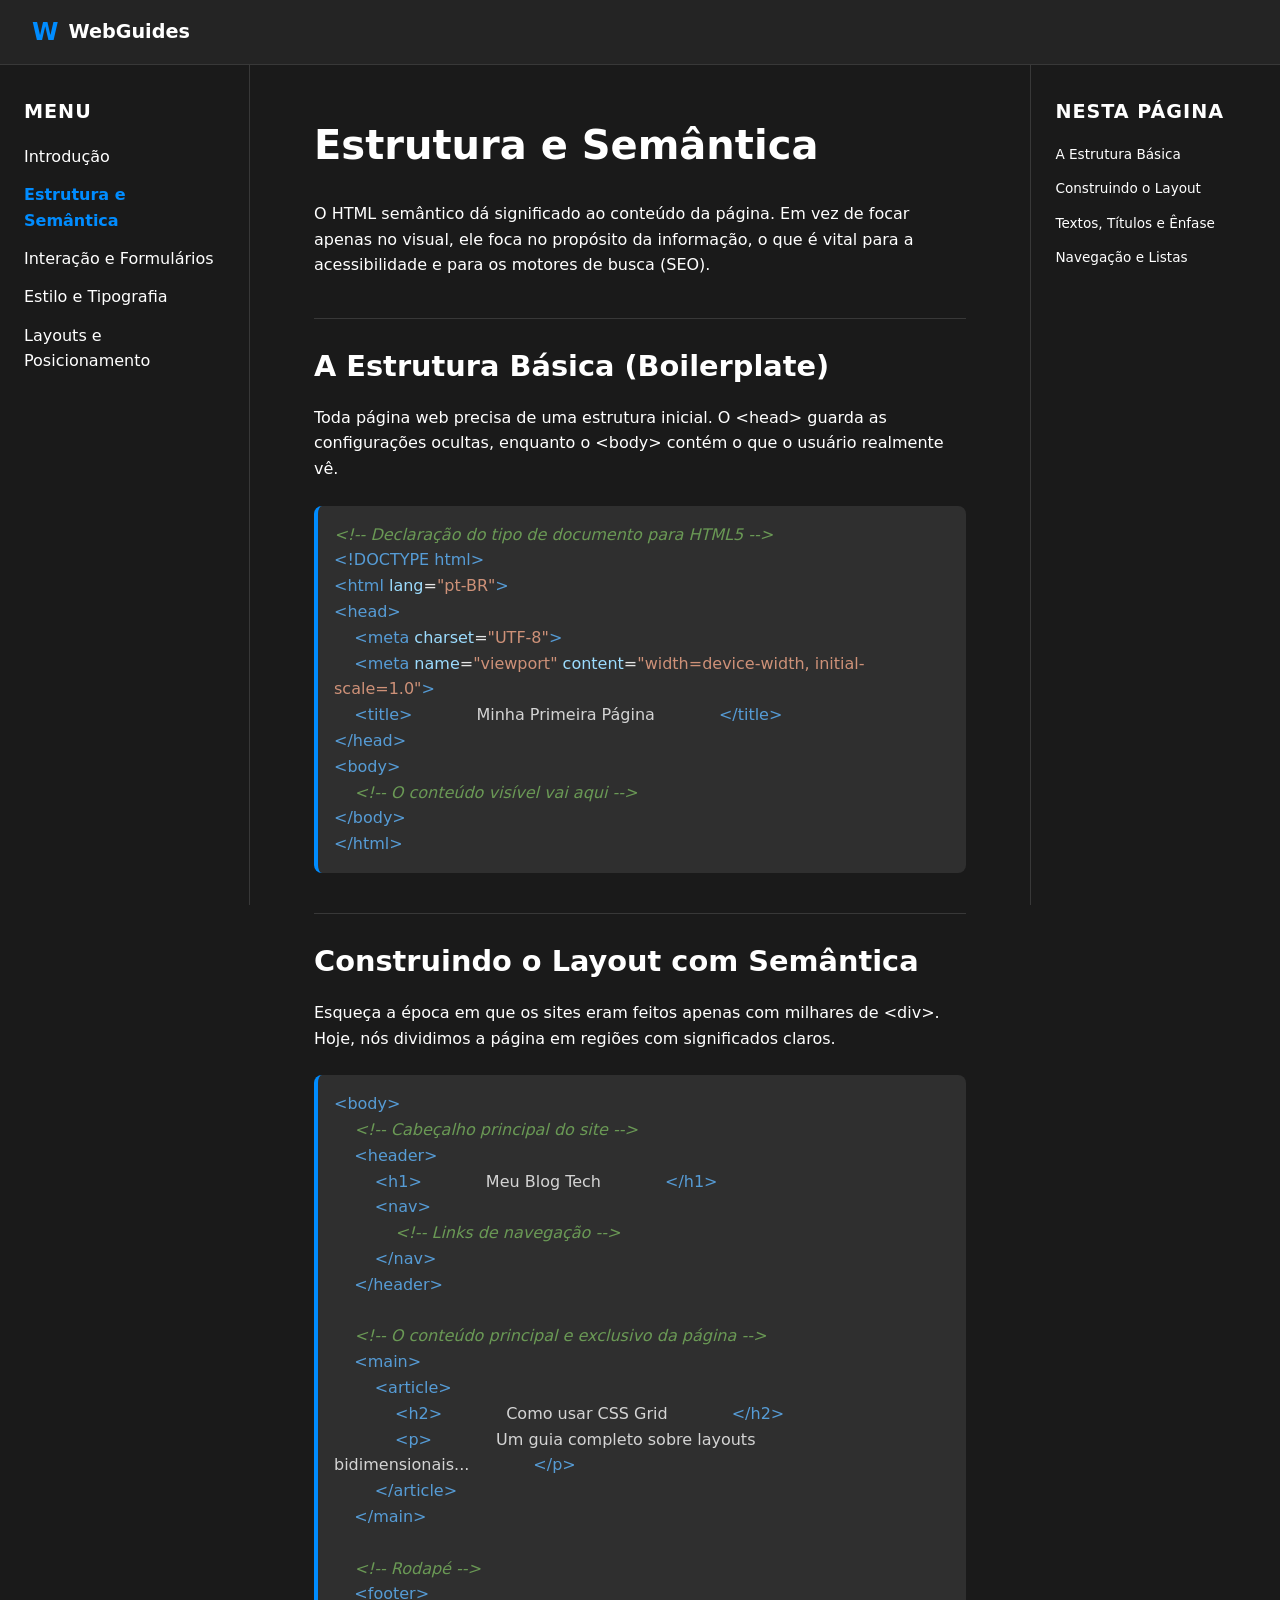
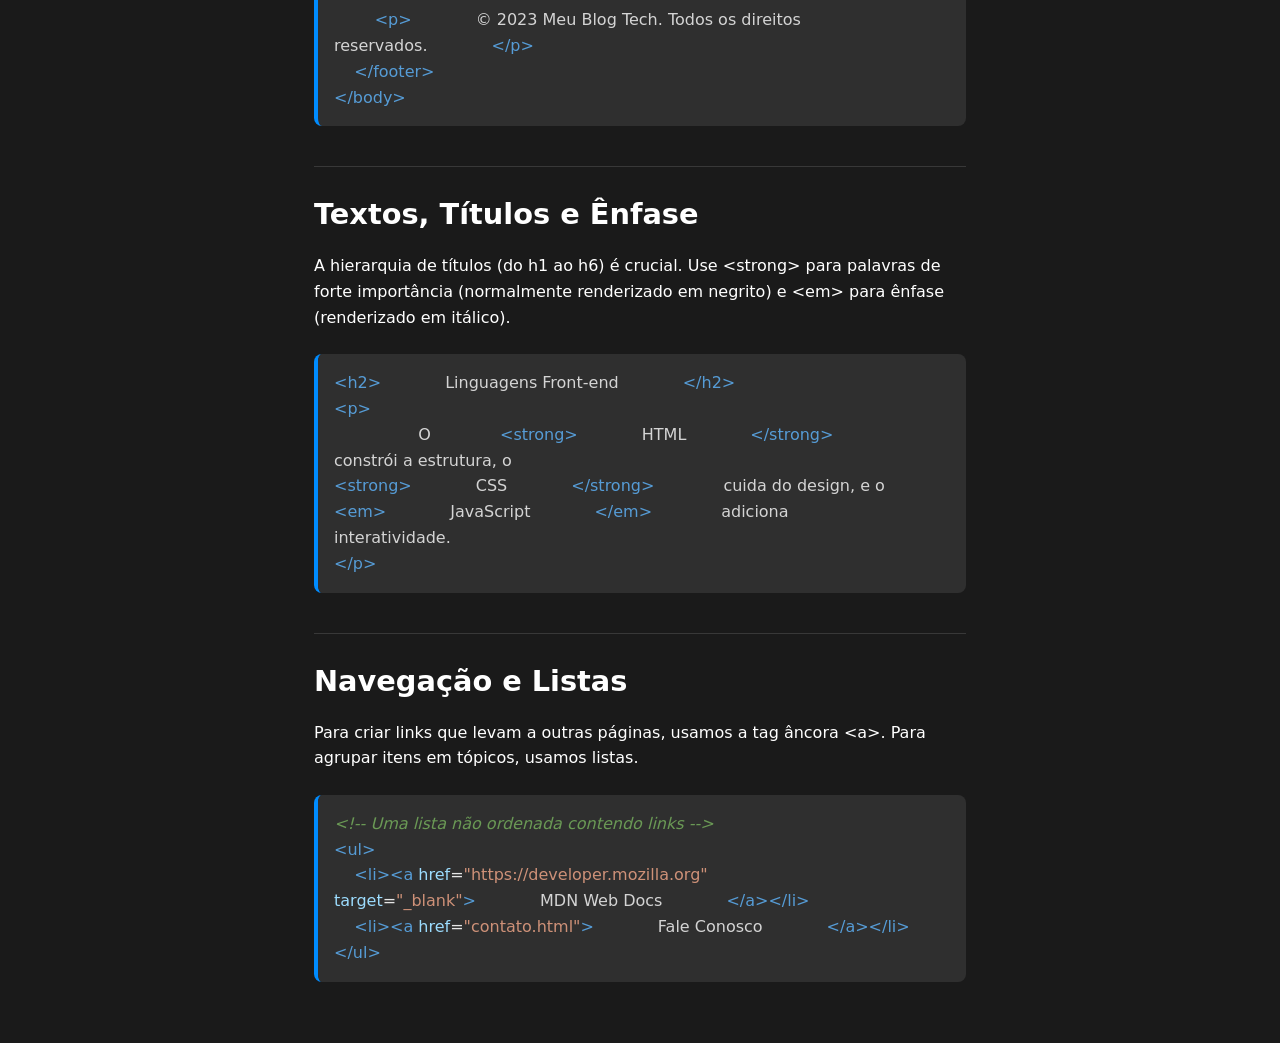
<file: pages/semantics.html>
<!DOCTYPE html>
<html lang="pt-br">
<head>
    <meta charset="UTF-8">
    <meta name="viewport" content="width=device-width, initial-scale=1.0">
    <link rel="stylesheet" href="../global.css">
    <title>WebGuides</title>
</head>
<body>
    <header class="navbar">
        <div class="logo">
            <span class="logo-icon">W</span> WebGuides
        </div>
    </header>
    <div class="layout-container">
        <aside class="sidebar-left">
            <h3>Menu</h3>
            <ul>
                <li><a href="../index.html">Introdução</a></li>
                <li><a href="semantics.html" class="active">Estrutura e Semântica</a></li>
                <li><a href="forms.html">Interação e Formulários</a></li>
                <li><a href="styles.html">Estilo e Tipografia</a></li>
                <li><a href="layouts.html">Layouts e Posicionamento</a></li>
            </ul>
        </aside>
        <main class="content">
            <h1>Estrutura e Semântica</h1>
            <p>O HTML semântico dá significado ao conteúdo da página. Em vez de focar apenas no visual, ele foca no propósito da informação, o que é vital para a acessibilidade e para os motores de busca (SEO).</p>

            <h2 id="estrutura-basica">A Estrutura Básica (Boilerplate)</h2>
            <p>Toda página web precisa de uma estrutura inicial. O <code>&lt;head&gt;</code> guarda as configurações ocultas, enquanto o <code>&lt;body&gt;</code> contém o que o usuário realmente vê.</p>

            <div class="code-block">
<pre><code><span class="token comment">&lt;!-- Declaração do tipo de documento para HTML5 --&gt;</span>
<span class="token tag">&lt;!DOCTYPE html&gt;</span>
<span class="token tag">&lt;html</span> <span class="token attr">lang</span>=<span class="token string">"pt-BR"</span><span class="token tag">&gt;</span>
<span class="token tag">&lt;head&gt;</span>
    <span class="token tag">&lt;meta</span> <span class="token attr">charset</span>=<span class="token string">"UTF-8"</span><span class="token tag">&gt;</span>
    <span class="token tag">&lt;meta</span> <span class="token attr">name</span>=<span class="token string">"viewport"</span> <span class="token attr">content</span>=<span class="token string">"width=device-width, initial-scale=1.0"</span><span class="token tag">&gt;</span>
    <span class="token tag">&lt;title&gt;</span><span class="token content">Minha Primeira Página</span><span class="token tag">&lt;/title&gt;</span>
<span class="token tag">&lt;/head&gt;</span>
<span class="token tag">&lt;body&gt;</span>
    <span class="token comment">&lt;!-- O conteúdo visível vai aqui --&gt;</span>
<span class="token tag">&lt;/body&gt;</span>
<span class="token tag">&lt;/html&gt;</span></code></pre>
            </div>

            <h2 id="construindo-layout">Construindo o Layout com Semântica</h2>
            <p>Esqueça a época em que os sites eram feitos apenas com milhares de <code>&lt;div&gt;</code>. Hoje, nós dividimos a página em regiões com significados claros.</p>

            <div class="code-block">
<pre><code><span class="token tag">&lt;body&gt;</span>
    <span class="token comment">&lt;!-- Cabeçalho principal do site --&gt;</span>
    <span class="token tag">&lt;header&gt;</span>
        <span class="token tag">&lt;h1&gt;</span><span class="token content">Meu Blog Tech</span><span class="token tag">&lt;/h1&gt;</span>
        <span class="token tag">&lt;nav&gt;</span>
            <span class="token comment">&lt;!-- Links de navegação --&gt;</span>
        <span class="token tag">&lt;/nav&gt;</span>
    <span class="token tag">&lt;/header&gt;</span>

    <span class="token comment">&lt;!-- O conteúdo principal e exclusivo da página --&gt;</span>
    <span class="token tag">&lt;main&gt;</span>
        <span class="token tag">&lt;article&gt;</span>
            <span class="token tag">&lt;h2&gt;</span><span class="token content">Como usar CSS Grid</span><span class="token tag">&lt;/h2&gt;</span>
            <span class="token tag">&lt;p&gt;</span><span class="token content">Um guia completo sobre layouts bidimensionais...</span><span class="token tag">&lt;/p&gt;</span>
        <span class="token tag">&lt;/article&gt;</span>
    <span class="token tag">&lt;/main&gt;</span>

    <span class="token comment">&lt;!-- Rodapé --&gt;</span>
    <span class="token tag">&lt;footer&gt;</span>
        <span class="token tag">&lt;p&gt;</span><span class="token content">© 2023 Meu Blog Tech. Todos os direitos reservados.</span><span class="token tag">&lt;/p&gt;</span>
    <span class="token tag">&lt;/footer&gt;</span>
<span class="token tag">&lt;/body&gt;</span></code></pre>
            </div>

            <h2 id="textos-titulos">Textos, Títulos e Ênfase</h2>
            <p>A hierarquia de títulos (do h1 ao h6) é crucial. Use <code>&lt;strong&gt;</code> para palavras de forte importância (normalmente renderizado em negrito) e <code>&lt;em&gt;</code> para ênfase (renderizado em itálico).</p>

            <div class="code-block">
<pre><code><span class="token tag">&lt;h2&gt;</span><span class="token content">Linguagens Front-end</span><span class="token tag">&lt;/h2&gt;</span>
<span class="token tag">&lt;p&gt;</span>
    <span class="token content">O </span><span class="token tag">&lt;strong&gt;</span><span class="token content">HTML</span><span class="token tag">&lt;/strong&gt;</span><span class="token content"> constrói a estrutura, o </span><span class="token tag">&lt;strong&gt;</span><span class="token content">CSS</span><span class="token tag">&lt;/strong&gt;</span><span class="token content"> cuida do design, e o </span><span class="token tag">&lt;em&gt;</span><span class="token content">JavaScript</span><span class="token tag">&lt;/em&gt;</span><span class="token content"> adiciona interatividade.</span>
<span class="token tag">&lt;/p&gt;</span></code></pre>
            </div>

            <h2 id="navegacao-listas">Navegação e Listas</h2>
            <p>Para criar links que levam a outras páginas, usamos a tag âncora <code>&lt;a&gt;</code>. Para agrupar itens em tópicos, usamos listas.</p>

            <div class="code-block">
<pre><code><span class="token comment">&lt;!-- Uma lista não ordenada contendo links --&gt;</span>
<span class="token tag">&lt;ul&gt;</span>
    <span class="token tag">&lt;li&gt;</span><span class="token tag">&lt;a</span> <span class="token attr">href</span>=<span class="token string">"https://developer.mozilla.org"</span> <span class="token attr">target</span>=<span class="token string">"_blank"</span><span class="token tag">&gt;</span><span class="token content">MDN Web Docs</span><span class="token tag">&lt;/a&gt;</span><span class="token tag">&lt;/li&gt;</span>
    <span class="token tag">&lt;li&gt;</span><span class="token tag">&lt;a</span> <span class="token attr">href</span>=<span class="token string">"contato.html"</span><span class="token tag">&gt;</span><span class="token content">Fale Conosco</span><span class="token tag">&lt;/a&gt;</span><span class="token tag">&lt;/li&gt;</span>
<span class="token tag">&lt;/ul&gt;</span></code></pre>
            </div>
        </main>
        <aside class="sidebar-right">
            <h3>Nesta Página</h3>
            <ul>
                <li><a href="#estrutura-basica">A Estrutura Básica</a></li>
                <li><a href="#construindo-layout">Construindo o Layout</a></li>
                <li><a href="#textos-titulos">Textos, Títulos e Ênfase</a></li>
                <li><a href="#navegacao-listas">Navegação e Listas</a></li>
            </ul>
        </aside>
    </div>
</body>
</html>
</file>
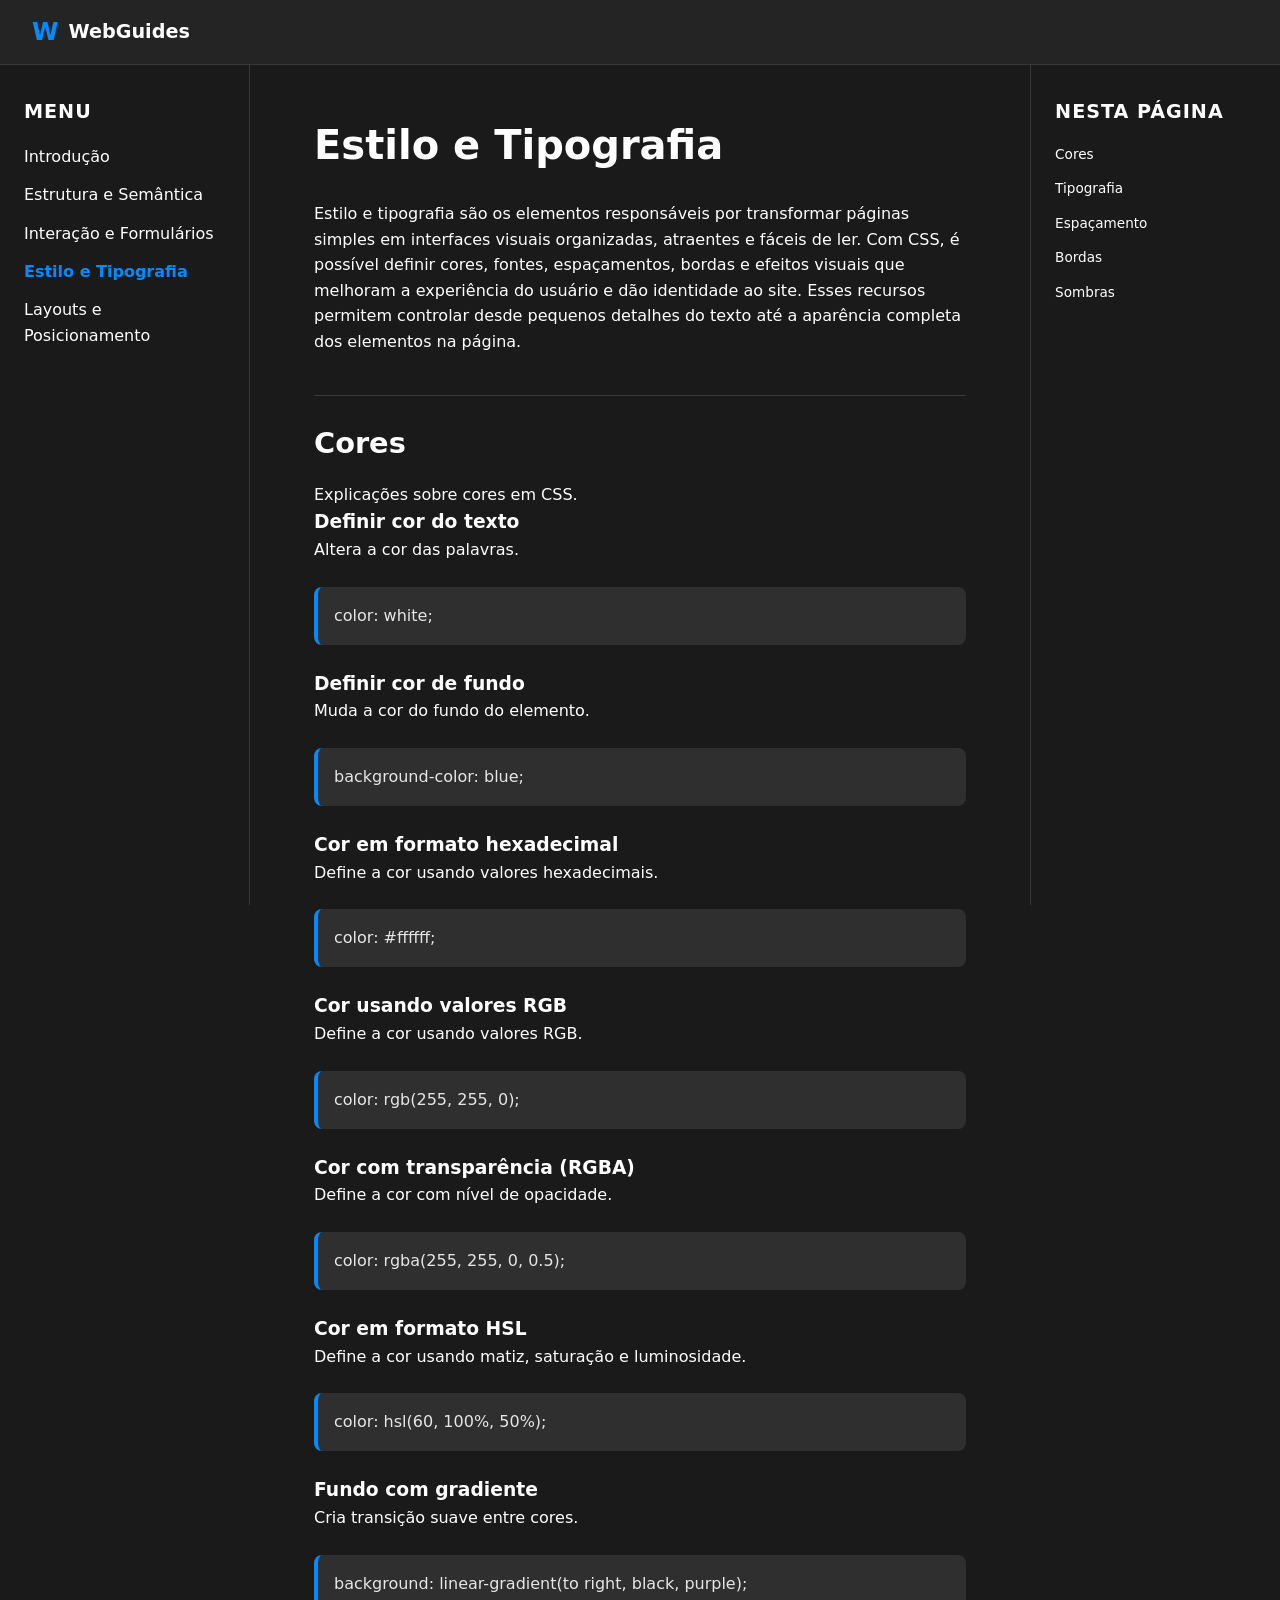
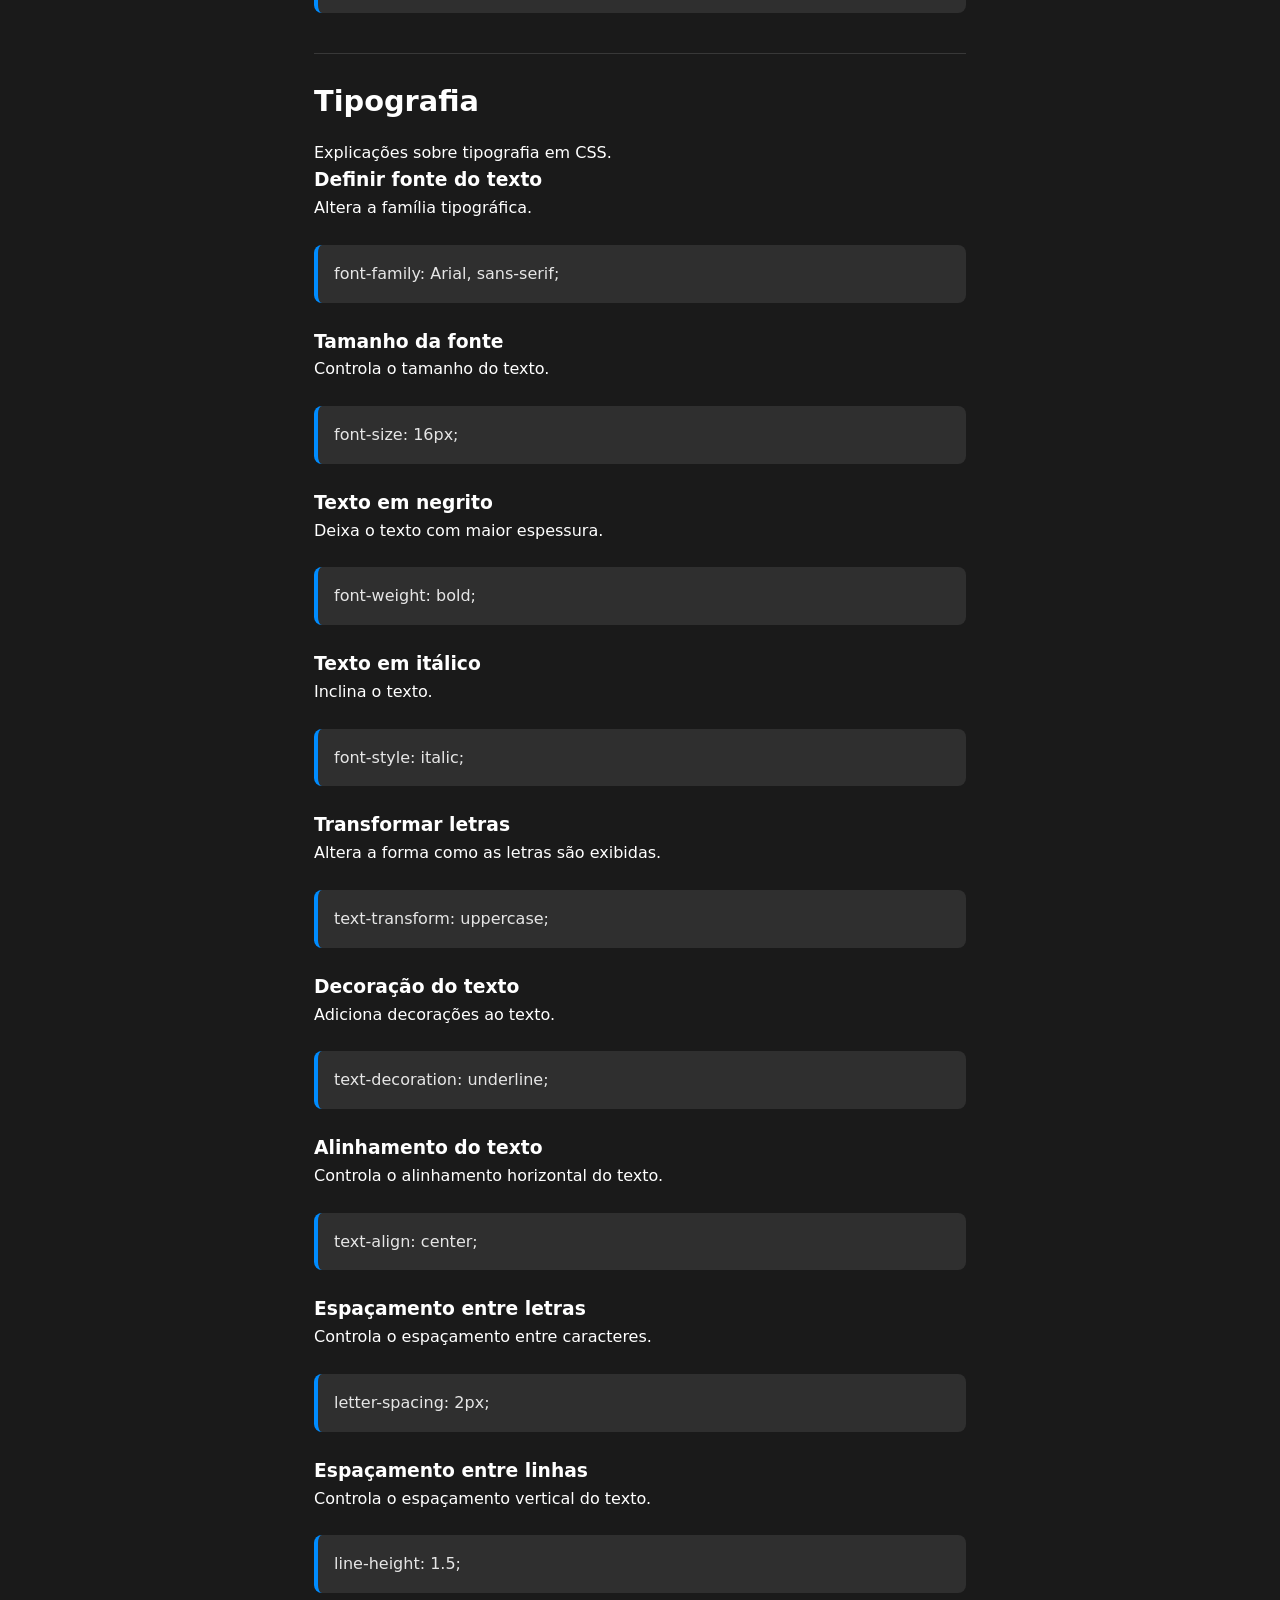
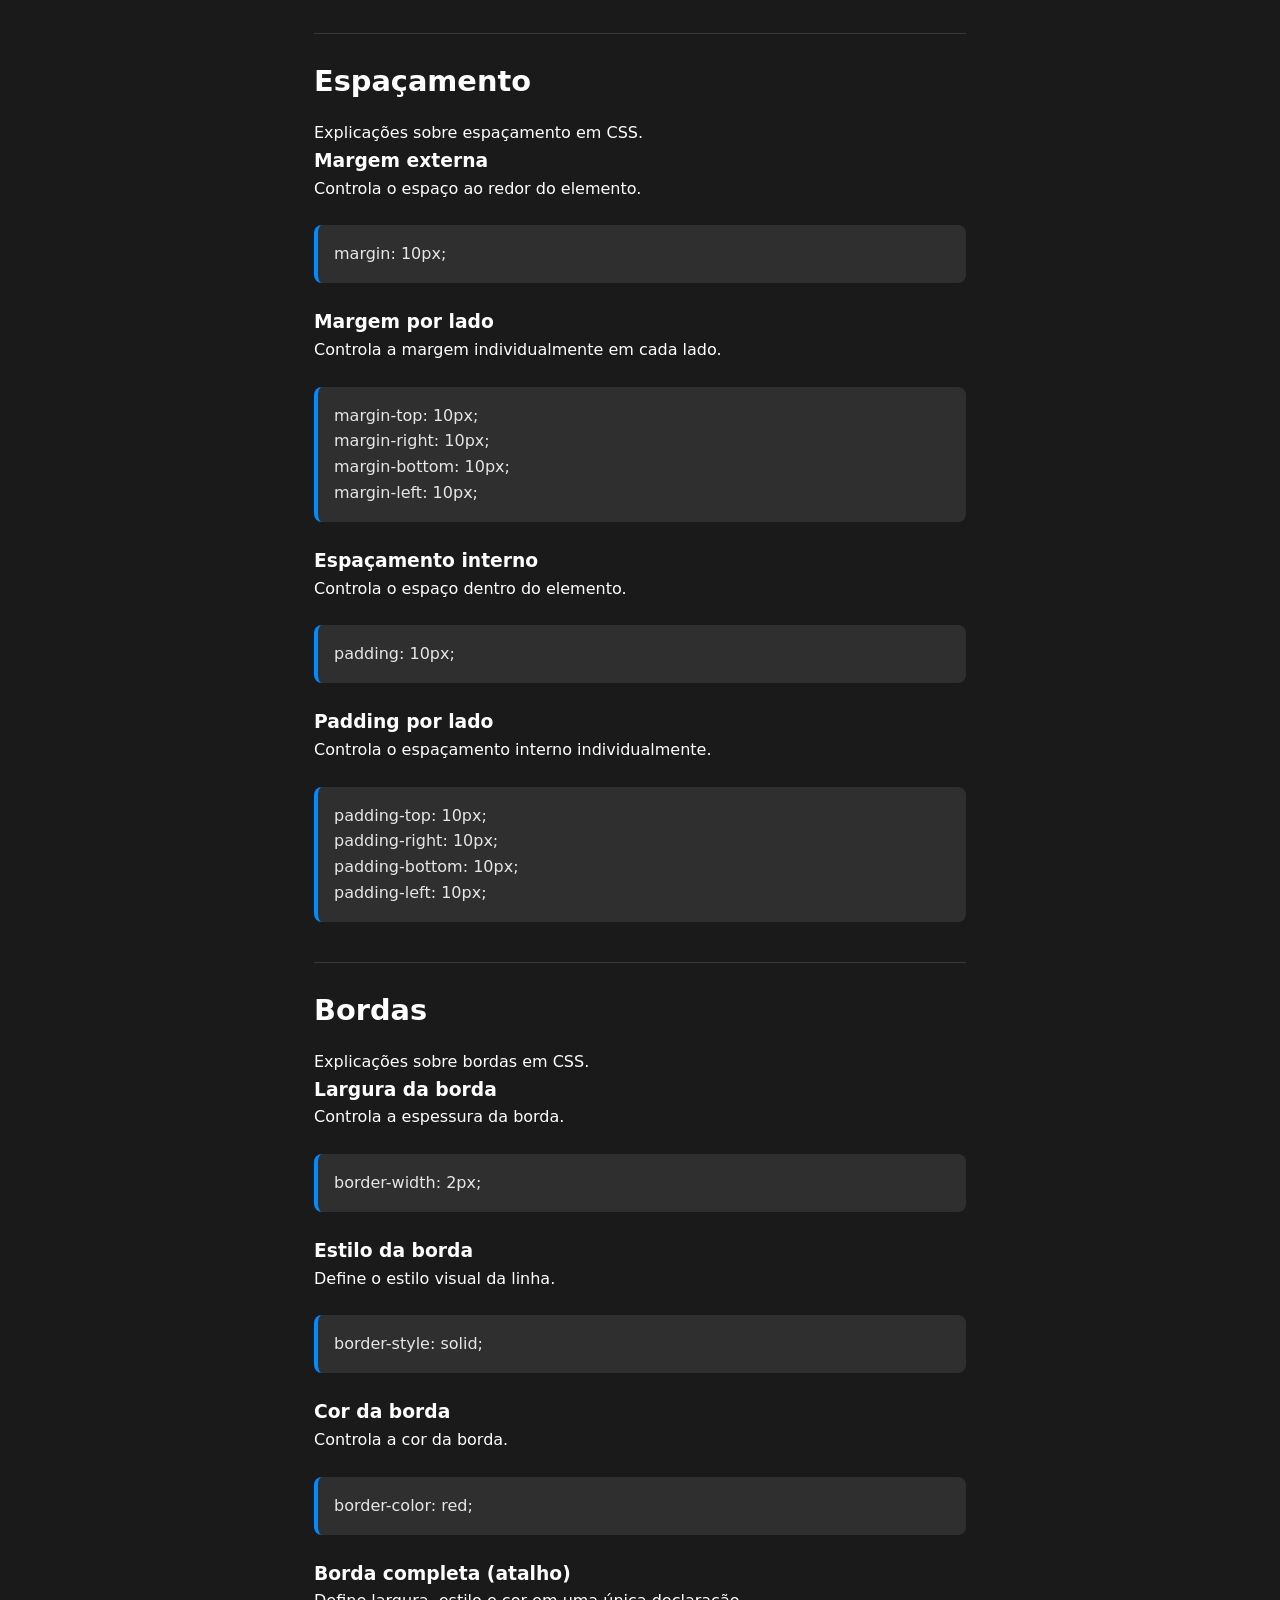
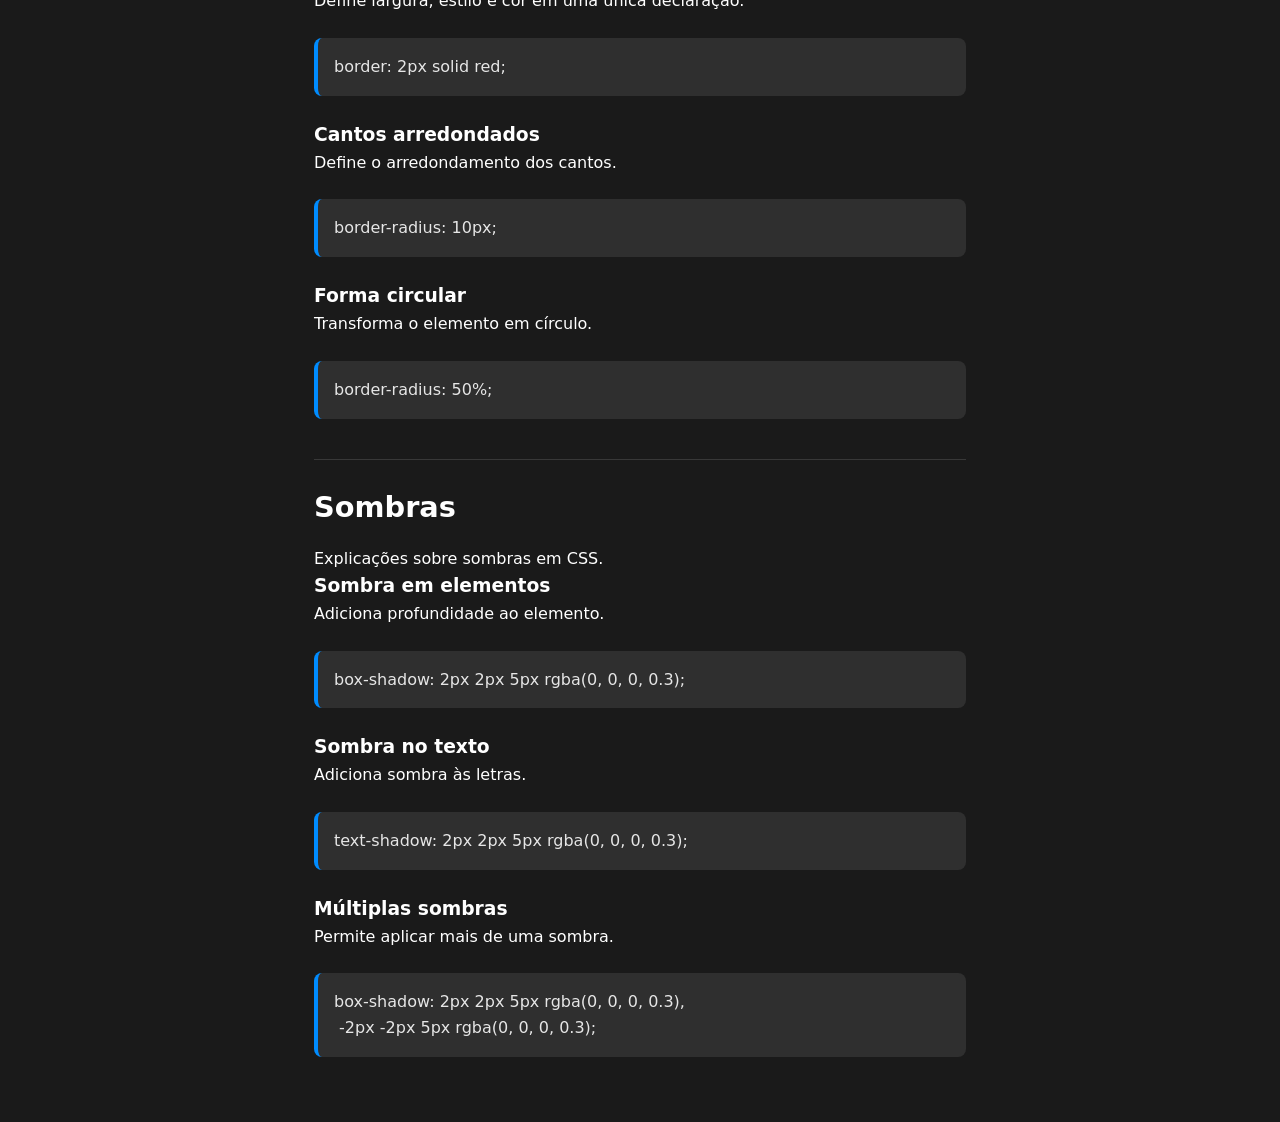
<file: pages/styles.html>
<!DOCTYPE html>
<html lang="pt-br">

<head>
    <meta charset="UTF-8">
    <meta name="viewport" content="width=device-width, initial-scale=1.0">
    <link rel="stylesheet" href="../global.css">
    <title>Webguides</title>
</head>

<body>
    <header class="navbar">
        <div class="logo">
            <span class="logo-icon">W</span> WebGuides
        </div>
    </header>
    <div class="layout-container">
        <aside class="sidebar-left">
            <h3>Menu</h3>
            <ul>
                <li><a href="../index.html">Introdução</a></li>
                <li><a href="semantics.html">Estrutura e Semântica</a></li>
                <li><a href="forms.html">Interação e Formulários</a></li>
                <li><a href="styles.html" class="active">Estilo e Tipografia</a></li>
                <li><a href="layouts.html">Layouts e Posicionamento</a></li>
            </ul>
        </aside>
        <main class="content">
            <h1>Estilo e Tipografia</h1>
            <p>Estilo e tipografia são os elementos responsáveis por transformar páginas simples em interfaces visuais
                organizadas, atraentes e fáceis de ler. Com CSS, é possível definir cores, fontes, espaçamentos, bordas
                e efeitos visuais que melhoram a experiência do usuário e dão identidade ao site. Esses recursos
                permitem controlar desde pequenos detalhes do texto até a aparência completa dos elementos na página.
            </p>

            <h2 id="cores">Cores</h2>
            <p>Explicações sobre cores em CSS.</p>

            <article>
                <h3>Definir cor do texto</h3>
                <p>Altera a cor das palavras.</p>
                <div class="code-block">
                    <pre><code><span class="token property">color</span><span class="token punctuation">:</span> <span class="token value">white</span><span class="token punctuation">;</span></code></pre>
                </div>
            </article>

            <article>
                <h3>Definir cor de fundo</h3>
                <p>Muda a cor do fundo do elemento.</p>
                <div class="code-block">
                    <pre><code><span class="token property">background-color</span><span class="token punctuation">:</span> <span class="token value">blue</span><span class="token punctuation">;</span></code></pre>
                </div>
            </article>

            <article>
                <h3>Cor em formato hexadecimal</h3>
                <p>Define a cor usando valores hexadecimais.</p>
                <div class="code-block">
                    <pre><code><span class="token property">color</span><span class="token punctuation">:</span> <span class="token value">#ffffff</span><span class="token punctuation">;</span></code></pre>
                </div>
            </article>

            <article>
                <h3>Cor usando valores RGB</h3>
                <p>Define a cor usando valores RGB.</p>
                <div class="code-block">
                    <pre><code><span class="token property">color</span><span class="token punctuation">:</span> <span class="token value">rgb</span><span class="token punctuation">(</span><span class="token number">255</span><span class="token punctuation">,</span> <span class="token number">255</span><span class="token punctuation">,</span> <span class="token number">0</span><span class="token punctuation">);</span></code></pre>
                </div>
            </article>

            <article>
                <h3>Cor com transparência (RGBA)</h3>
                <p>Define a cor com nível de opacidade.</p>
                <div class="code-block">
                    <pre><code><span class="token property">color</span><span class="token punctuation">:</span> <span class="token value">rgba</span><span class="token punctuation">(</span><span class="token number">255</span><span class="token punctuation">,</span> <span class="token number">255</span><span class="token punctuation">,</span> <span class="token number">0</span><span class="token punctuation">,</span> <span class="token number">0.5</span><span class="token punctuation">);</span></code></pre>
                </div>
            </article>

            <article>
                <h3>Cor em formato HSL</h3>
                <p>Define a cor usando matiz, saturação e luminosidade.</p>
                <div class="code-block">
                    <pre><code><span class="token property">color</span><span class="token punctuation">:</span> <span class="token value">hsl</span><span class="token punctuation">(</span><span class="token number">60</span><span class="token punctuation">,</span> <span class="token number">100</span><span class="token unit">%</span><span class="token punctuation">,</span> <span class="token number">50</span><span class="token unit">%</span><span class="token punctuation">);</span></code></pre>
                </div>
            </article>

            <article>
                <h3>Fundo com gradiente</h3>
                <p>Cria transição suave entre cores.</p>
                <div class="code-block">
                    <pre><code><span class="token property">background</span><span class="token punctuation">:</span> <span class="token value">linear-gradient</span><span class="token punctuation">(</span><span class="token value">to right</span><span class="token punctuation">,</span> <span class="token value">black</span><span class="token punctuation">,</span> <span class="token value">purple</span><span class="token punctuation">);</span></code></pre>
                </div>
            </article>

            <h2 id="tipografia">Tipografia</h2>
            <p>Explicações sobre tipografia em CSS.</p>

            <article>
                <h3>Definir fonte do texto</h3>
                <p>Altera a família tipográfica.</p>
                <div class="code-block">
                    <pre><code><span class="token property">font-family</span><span class="token punctuation">:</span> <span class="token value">Arial</span><span class="token punctuation">,</span> <span class="token value">sans-serif</span><span class="token punctuation">;</span></code></pre>
                </div>
            </article>

            <article>
                <h3>Tamanho da fonte</h3>
                <p>Controla o tamanho do texto.</p>
                <div class="code-block">
                    <pre><code><span class="token property">font-size</span><span class="token punctuation">:</span> <span class="token number">16</span><span class="token unit">px</span><span class="token punctuation">;</span></code></pre>
                </div>
            </article>

            <article>
                <h3>Texto em negrito</h3>
                <p>Deixa o texto com maior espessura.</p>
                <div class="code-block">
                    <pre><code><span class="token property">font-weight</span><span class="token punctuation">:</span> <span class="token value">bold</span><span class="token punctuation">;</span></code></pre>
                </div>
            </article>

            <article>
                <h3>Texto em itálico</h3>
                <p>Inclina o texto.</p>
                <div class="code-block">
                    <pre><code><span class="token property">font-style</span><span class="token punctuation">:</span> <span class="token value">italic</span><span class="token punctuation">;</span></code></pre>
                </div>
            </article>

            <article>
                <h3>Transformar letras</h3>
                <p>Altera a forma como as letras são exibidas.</p>
                <div class="code-block">
                    <pre><code><span class="token property">text-transform</span><span class="token punctuation">:</span> <span class="token value">uppercase</span><span class="token punctuation">;</span></code></pre>
                </div>
            </article>

            <article>
                <h3>Decoração do texto</h3>
                <p>Adiciona decorações ao texto.</p>
                <div class="code-block">
                    <pre><code><span class="token property">text-decoration</span><span class="token punctuation">:</span> <span class="token value">underline</span><span class="token punctuation">;</span></code></pre>
                </div>
            </article>

            <article>
                <h3>Alinhamento do texto</h3>
                <p>Controla o alinhamento horizontal do texto.</p>
                <div class="code-block">
                    <pre><code><span class="token property">text-align</span><span class="token punctuation">:</span> <span class="token value">center</span><span class="token punctuation">;</span></code></pre>
                </div>
            </article>

            <article>
                <h3>Espaçamento entre letras</h3>
                <p>Controla o espaçamento entre caracteres.</p>
                <div class="code-block">
                    <pre><code><span class="token property">letter-spacing</span><span class="token punctuation">:</span> <span class="token number">2</span><span class="token unit">px</span><span class="token punctuation">;</span></code></pre>
                </div>
            </article>

            <article>
                <h3>Espaçamento entre linhas</h3>
                <p>Controla o espaçamento vertical do texto.</p>
                <div class="code-block">
                    <pre><code><span class="token property">line-height</span><span class="token punctuation">:</span> <span class="token number">1.5</span><span class="token punctuation">;</span></code></pre>
                </div>
            </article>

            <h2 id="espacamento">Espaçamento</h2>
            <p>Explicações sobre espaçamento em CSS.</p>

            <article>
                <h3>Margem externa</h3>
                <p>Controla o espaço ao redor do elemento.</p>
                <div class="code-block">
                    <pre><code><span class="token property">margin</span><span class="token punctuation">:</span> <span class="token number">10</span><span class="token unit">px</span><span class="token punctuation">;</span></code></pre>
                </div>
            </article>

            <article>
                <h3>Margem por lado</h3>
                <p>Controla a margem individualmente em cada lado.</p>
                <div class="code-block">
                    <pre><code><span class="token property">margin-top</span><span class="token punctuation">:</span> <span class="token number">10</span><span class="token unit">px</span><span class="token punctuation">;</span>
<span class="token property">margin-right</span><span class="token punctuation">:</span> <span class="token number">10</span><span class="token unit">px</span><span class="token punctuation">;</span>
<span class="token property">margin-bottom</span><span class="token punctuation">:</span> <span class="token number">10</span><span class="token unit">px</span><span class="token punctuation">;</span>
<span class="token property">margin-left</span><span class="token punctuation">:</span> <span class="token number">10</span><span class="token unit">px</span><span class="token punctuation">;</span></code></pre>
                </div>
            </article>

            <article>
                <h3>Espaçamento interno</h3>
                <p>Controla o espaço dentro do elemento.</p>
                <div class="code-block">
                    <pre><code><span class="token property">padding</span><span class="token punctuation">:</span> <span class="token number">10</span><span class="token unit">px</span><span class="token punctuation">;</span></code></pre>
                </div>
            </article>

            <article>
                <h3>Padding por lado</h3>
                <p>Controla o espaçamento interno individualmente.</p>
                <div class="code-block">
                    <pre><code><span class="token property">padding-top</span><span class="token punctuation">:</span> <span class="token number">10</span><span class="token unit">px</span><span class="token punctuation">;</span>
<span class="token property">padding-right</span><span class="token punctuation">:</span> <span class="token number">10</span><span class="token unit">px</span><span class="token punctuation">;</span>
<span class="token property">padding-bottom</span><span class="token punctuation">:</span> <span class="token number">10</span><span class="token unit">px</span><span class="token punctuation">;</span>
<span class="token property">padding-left</span><span class="token punctuation">:</span> <span class="token number">10</span><span class="token unit">px</span><span class="token punctuation">;</span></code></pre>
                </div>
            </article>

            <h2 id="bordas">Bordas</h2>
            <p>Explicações sobre bordas em CSS.</p>

            <article>
                <h3>Largura da borda</h3>
                <p>Controla a espessura da borda.</p>
                <div class="code-block">
                    <pre><code><span class="token property">border-width</span><span class="token punctuation">:</span> <span class="token number">2</span><span class="token unit">px</span><span class="token punctuation">;</span></code></pre>
                </div>
            </article>

            <article>
                <h3>Estilo da borda</h3>
                <p>Define o estilo visual da linha.</p>
                <div class="code-block">
                    <pre><code><span class="token property">border-style</span><span class="token punctuation">:</span> <span class="token value">solid</span><span class="token punctuation">;</span></code></pre>
                </div>
            </article>

            <article>
                <h3>Cor da borda</h3>
                <p>Controla a cor da borda.</p>
                <div class="code-block">
                    <pre><code><span class="token property">border-color</span><span class="token punctuation">:</span> <span class="token value">red</span><span class="token punctuation">;</span></code></pre>
                </div>
            </article>

            <article>
                <h3>Borda completa (atalho)</h3>
                <p>Define largura, estilo e cor em uma única declaração.</p>
                <div class="code-block">
                    <pre><code><span class="token property">border</span><span class="token punctuation">:</span> <span class="token number">2</span><span class="token unit">px</span> <span class="token value">solid</span> <span class="token value">red</span><span class="token punctuation">;</span></code></pre>
                </div>
            </article>

            <article>
                <h3>Cantos arredondados</h3>
                <p>Define o arredondamento dos cantos.</p>
                <div class="code-block">
                    <pre><code><span class="token property">border-radius</span><span class="token punctuation">:</span> <span class="token number">10</span><span class="token unit">px</span><span class="token punctuation">;</span></code></pre>
                </div>
            </article>

            <article>
                <h3>Forma circular</h3>
                <p>Transforma o elemento em círculo.</p>
                <div class="code-block">
                    <pre><code><span class="token property">border-radius</span><span class="token punctuation">:</span> <span class="token number">50</span><span class="token unit">%</span><span class="token punctuation">;</span></code></pre>
                </div>
            </article>

            <h2 id="sombras">Sombras</h2>
            <p>Explicações sobre sombras em CSS.</p>

            <article>
                <h3>Sombra em elementos</h3>
                <p>Adiciona profundidade ao elemento.</p>
                <div class="code-block">
                    <pre><code><span class="token property">box-shadow</span><span class="token punctuation">:</span> <span class="token number">2</span><span class="token unit">px</span> <span class="token number">2</span><span class="token unit">px</span> <span class="token number">5</span><span class="token unit">px</span> <span class="token value">rgba</span><span class="token punctuation">(</span><span class="token number">0</span><span class="token punctuation">,</span> <span class="token number">0</span><span class="token punctuation">,</span> <span class="token number">0</span><span class="token punctuation">,</span> <span class="token number">0.3</span><span class="token punctuation">);</span></code></pre>
                </div>
            </article>

            <article>
                <h3>Sombra no texto</h3>
                <p>Adiciona sombra às letras.</p>
                <div class="code-block">
                    <pre><code><span class="token property">text-shadow</span><span class="token punctuation">:</span> <span class="token number">2</span><span class="token unit">px</span> <span class="token number">2</span><span class="token unit">px</span> <span class="token number">5</span><span class="token unit">px</span> <span class="token value">rgba</span><span class="token punctuation">(</span><span class="token number">0</span><span class="token punctuation">,</span> <span class="token number">0</span><span class="token punctuation">,</span> <span class="token number">0</span><span class="token punctuation">,</span> <span class="token number">0.3</span><span class="token punctuation">);</span></code></pre>
                </div>
            </article>

            <article>
                <h3>Múltiplas sombras</h3>
                <p>Permite aplicar mais de uma sombra.</p>
                <div class="code-block">
                    <pre><code><span class="token property">box-shadow</span><span class="token punctuation">:</span> <span class="token number">2</span><span class="token unit">px</span> <span class="token number">2</span><span class="token unit">px</span> <span class="token number">5</span><span class="token unit">px</span> <span class="token value">rgba</span><span class="token punctuation">(</span><span class="token number">0</span><span class="token punctuation">,</span> <span class="token number">0</span><span class="token punctuation">,</span> <span class="token number">0</span><span class="token punctuation">,</span> <span class="token number">0.3</span><span class="token punctuation">),</span>
 <span class="token number">-2</span><span class="token unit">px</span> <span class="token number">-2</span><span class="token unit">px</span> <span class="token number">5</span><span class="token unit">px</span> <span class="token value">rgba</span><span class="token punctuation">(</span><span class="token number">0</span><span class="token punctuation">,</span> <span class="token number">0</span><span class="token punctuation">,</span> <span class="token number">0</span><span class="token punctuation">,</span> <span class="token number">0.3</span><span class="token punctuation">);</span></code></pre>
                </div>
            </article>
        </main>
        <aside class="sidebar-right">
            <h3>Nesta Página</h3>
            <ul>
                <li><a href="#cores">Cores</a></li>
                <li><a href="#tipografia">Tipografia</a></li>
                <li><a href="#espacamento">Espaçamento</a></li>
                <li><a href="#bordas">Bordas</a></li>
                <li><a href="#sombras">Sombras</a></li>
            </ul>
        </aside>
    </div>
</body>

</html>
</file>
<file: global.css>
.code-block {
    background-color: #1e1e1e;              
    color: #d4d4d4;           
    border-left: 4px solid var(--accent-color);
}

.token.tag { color: #569cd6; }     
.token.attr { color: #9cdcfe; }      
.token.string { color: #ce9178; }   
.token.comment { color: #6a9955; font-style: italic; }
.token.content { color: #d4d4d4; }   

.code-block pre {
    margin: 0;
    font-family: inherit;
    white-space: pre-wrap;      
    word-wrap: break-word;    
}

:root{
    --bg-color: #1a1a1a;                    
    --bg-header: #242424;                   
    --bg-code: #2f2f2f;                    
    --text-main: #ffffff;              
    --text-muted: #rgba(255,255,255,0.7);      
    --accent-color: #008cff;               
    --border-color: #383838;             
    --header-height: 60px;                    
}      


* {
    margin: 0;
    padding: 0;
    box-sizing: border-box;
    font-family: -apple-system,system-ui, -apple-system, BlinkMacSystemFont, 'Segoe UI', Roboto, Oxygen, Ubuntu, Cantarell, 'Open Sans', 'Helvetica Neue', sans-serif;
}

body {
    background-color: var(--bg-color);
    color: var(--text-main);
    line-height: 1.6;
}

a {
    color: var(--text-main);
    text-decoration: none;
    transition: color 0.3s ease;
}

a:hover {
    color: var(--accent-color);
}

.navbar {
    position: sticky;
    top: 0;
    height: var(--header-height);
    background-color: var(--bg-header);
    border-bottom: 1px solid var(--border-color);
    display: flex;
    justify-content: space-between;
    align-items: center;
    padding: 2rem;
    z-index: 100;
}

.logo {
    font-size: 1.2rem;
    font-weight: bold;
    display: flex;
    align-items: center;
    gap: 10px;
}

.logo-icon {
    color: var(--accent-color);
    font-size: 1.5rem;
}

.layout-container {
    display: grid;
    grid-template-columns: 250px 1fr 250px; 
    max-width: 1400px;
    width: 100%;
    margin: 0 auto;
    min-height: calc(100vh - var(--header-height));
}

.sidebar-left, .sidebar-right {
    padding: 2rem 1.5rem;
    position: sticky;
    top: var(--header-height);
    height: calc(100vh - var(--header-height));
    overflow-y: auto;
}

.sidebar-left {
    border-right: 1px solid var(--border-color);
}

.sidebar-right {
    font-size: 0.85rem;
    border-left: 1px solid var(--border-color);
}

.sidebar-left h3, .sidebar-right h3 {
    font-size: 1.2rem;
    color: var(--text-main);
    margin-bottom: 1rem;
    text-transform: uppercase;
    letter-spacing: 0.05em;
}

.sidebar-left ul, .sidebar-right ul {
    list-style: none;
    display: flex;
    flex-direction: column;
    gap: 0.8rem;
}

.sidebar-left a.active {
    color: var(--accent-color);
    font-weight: bold;
}

.content {
    padding: 3rem 4rem;
    max-width: 900px;
}

.content h1 {
    font-size: 2.5rem;
    margin-bottom: 1.5rem;
}

.content h2 {
    font-size: 1.8rem;
    margin-top: 2.5rem;
    margin-bottom: 1rem;
    border-top: 1px solid var(--border-color);
    padding-top: 1.5rem;
}

.code-block {
    background-color: var(--bg-code);
    padding: 1rem;
    border-radius: 8px;
    margin: 1.5rem 0;
    overflow-x: auto;
    font-family: monospace;
    color: #e6e6e6;
}

html {
    scroll-behavior: smooth;
}

.content h2, 
.content h3 {
    scroll-margin-top: calc(var(--header-height)); 
}
</file>
